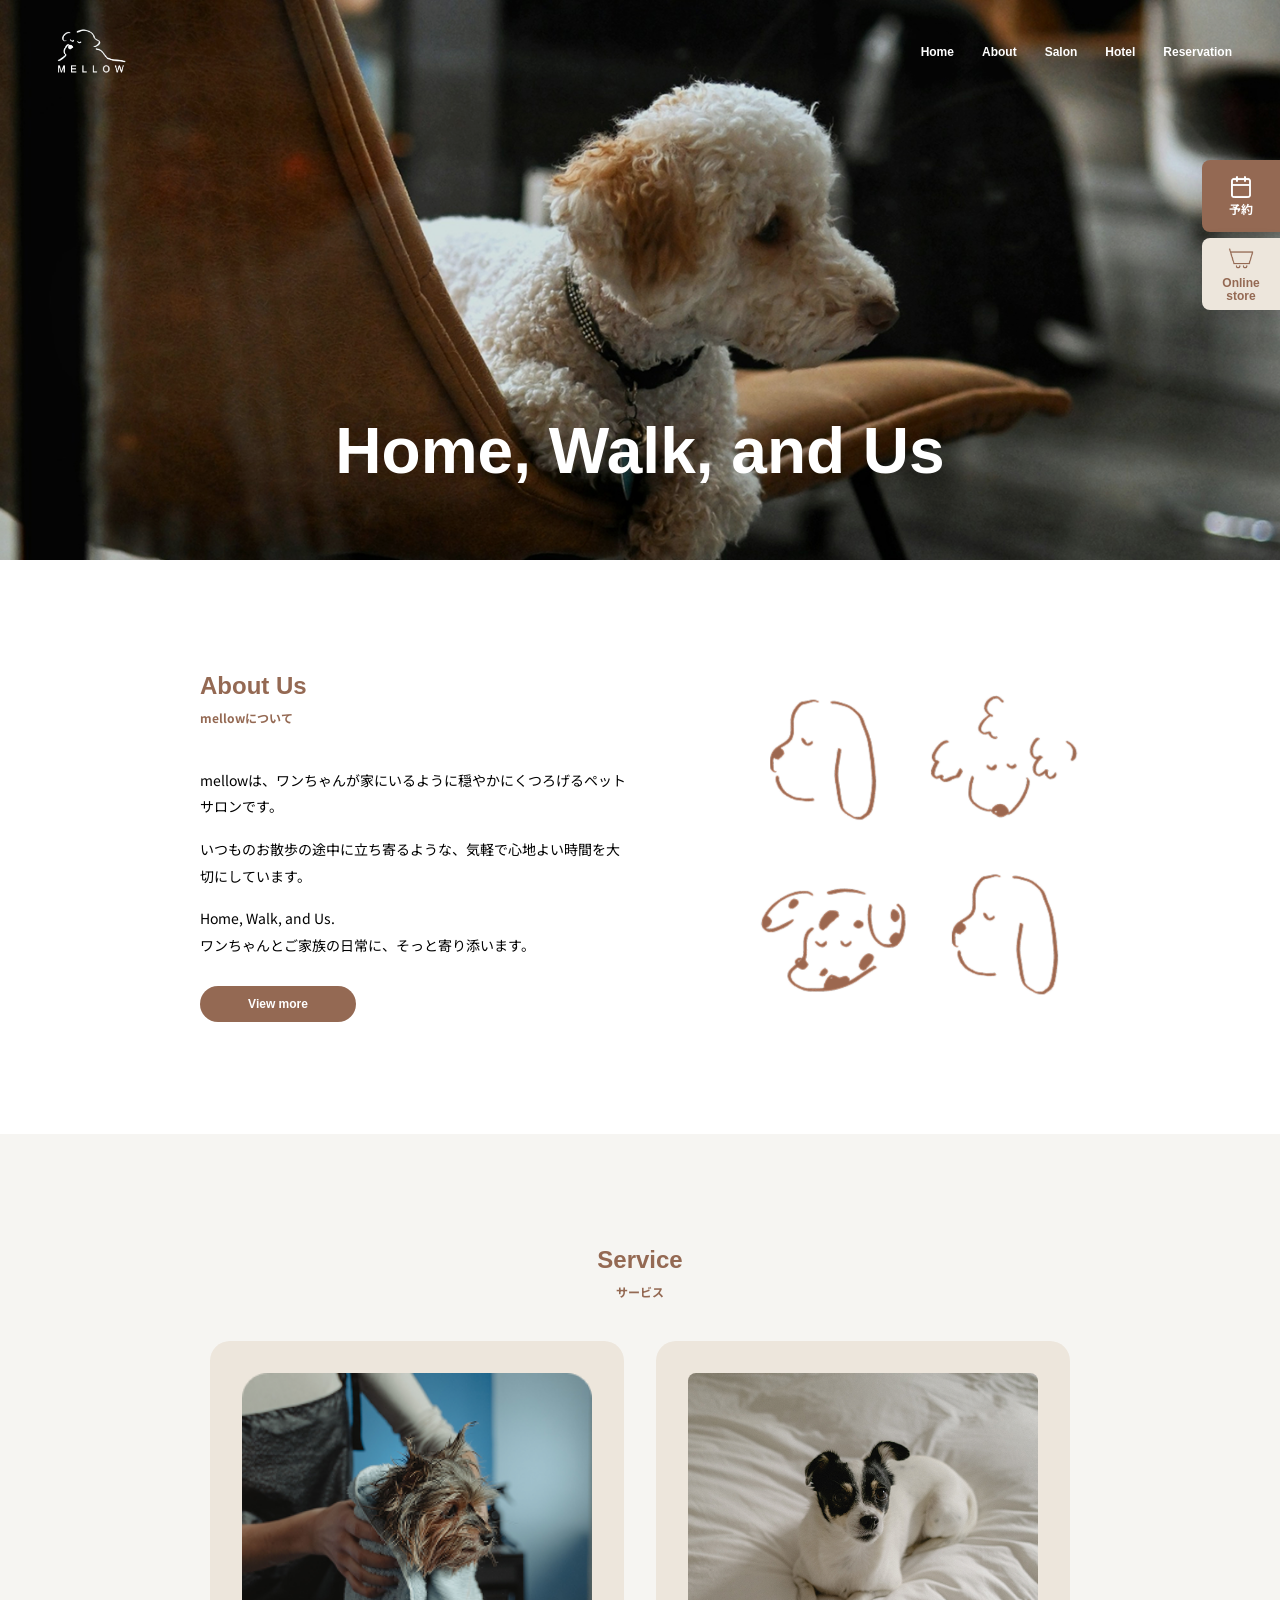
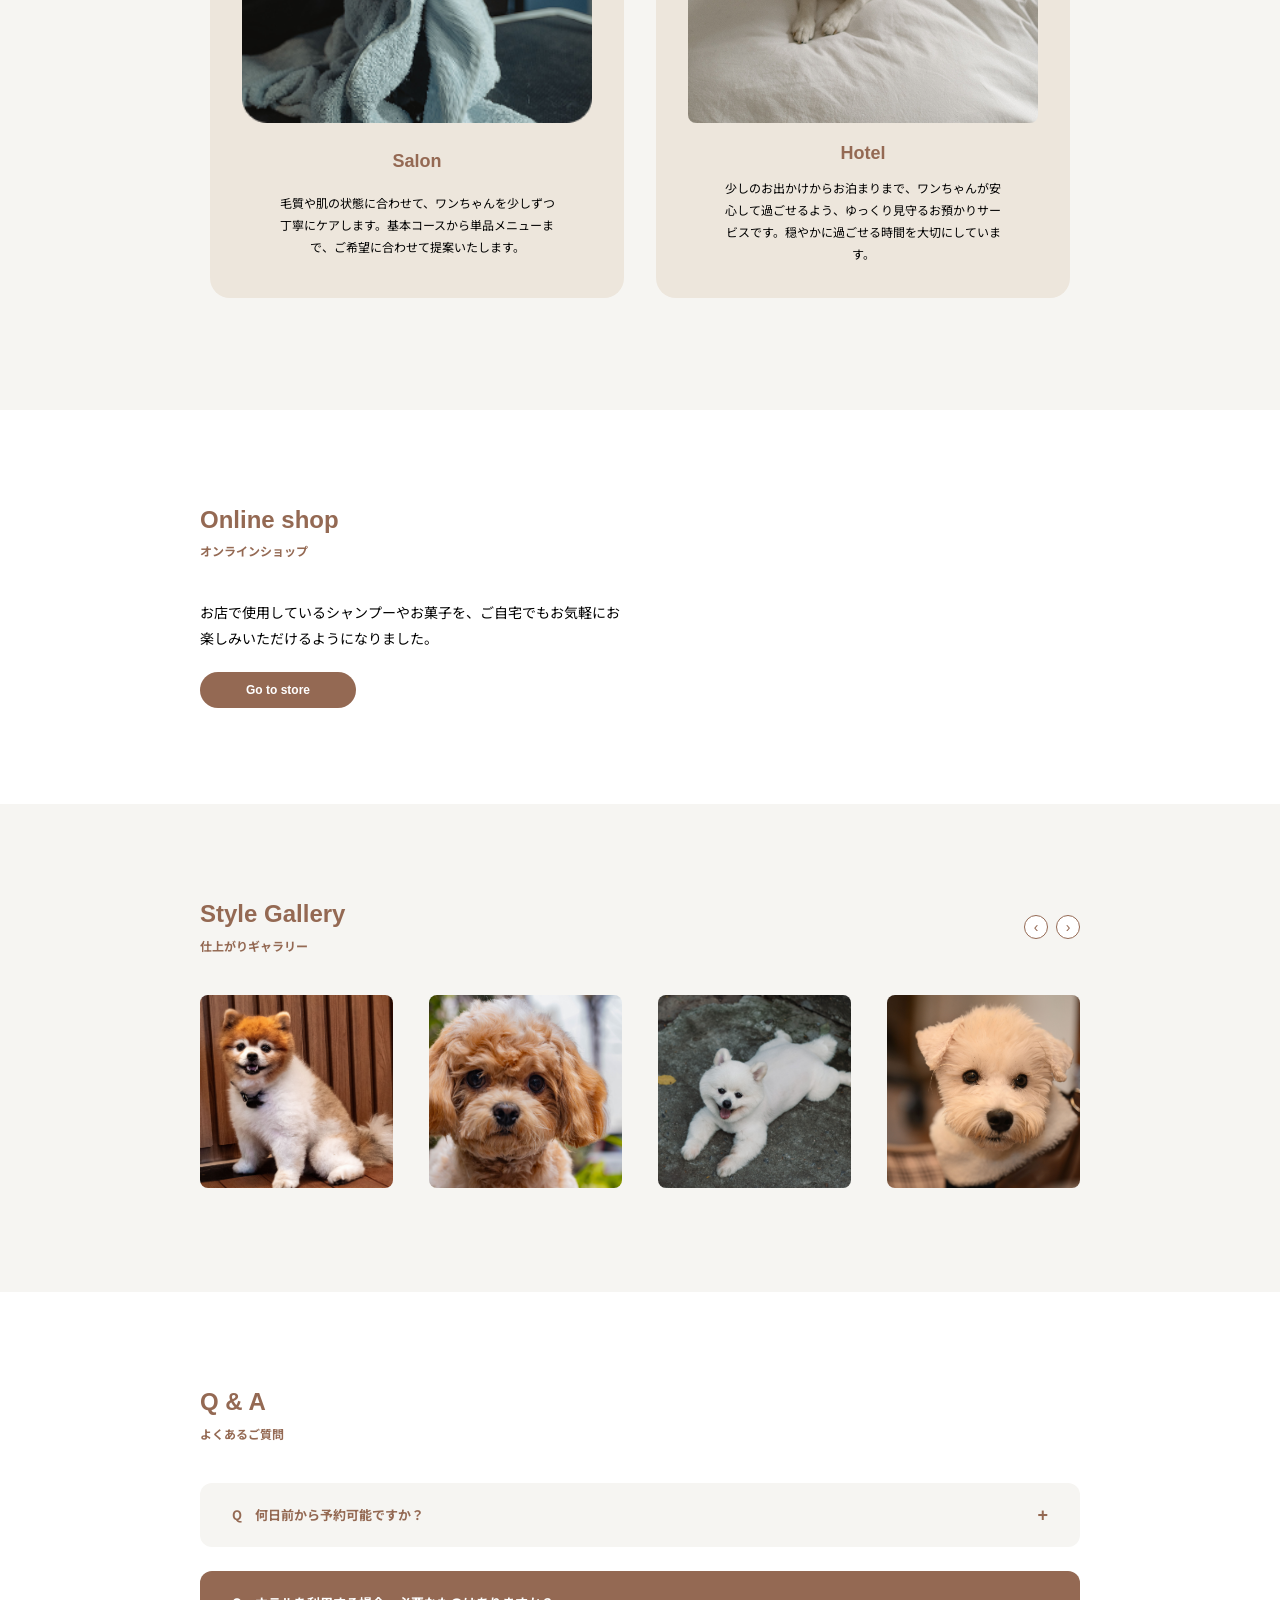
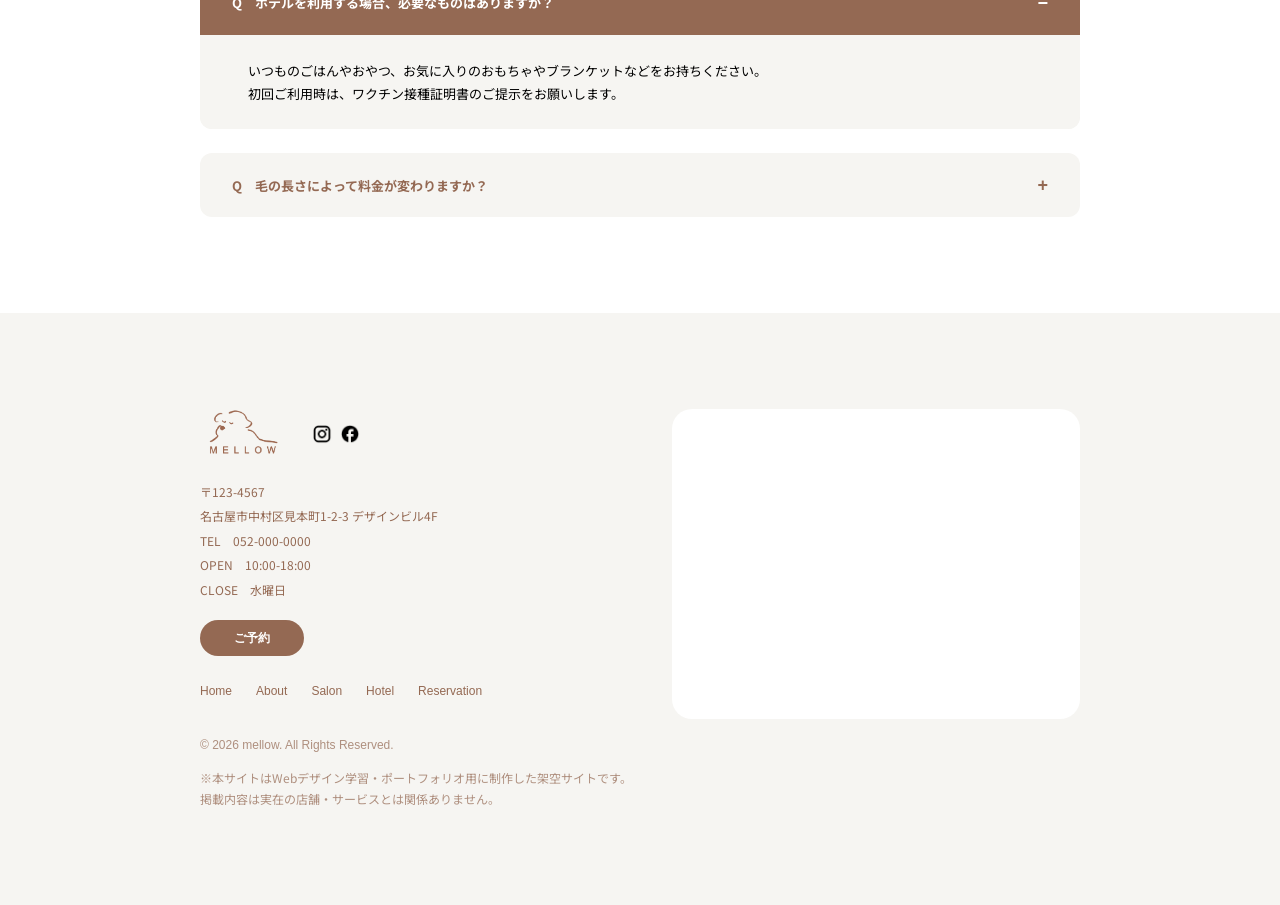
<file: index.html>
<!DOCTYPE html>
<html lang="ja">
  <head>
    <meta charset="UTF-8">
    <meta name="viewport" content="width=device-width, initial-scale=1.0">
    <link rel="icon" type="image/png" sizes="64x64" href="assets/images/common/favicon.png">
    <meta name="description" content="トリミングとペットホテルのサービスを提供するmellow。コースやご利用の流れ、ご予約方法をご案内します。">
    <meta property="og:type" content="website">
    <meta property="og:site_name" content="mellow">
    <meta property="og:locale" content="ja_JP">
    <meta property="og:title" content="mellow｜ペットサロン・ペットホテル">
    <meta property="og:description" content="トリミングとペットホテルのサービスを提供するmellow。コースやご利用の流れ、ご予約方法をご案内します。">
    <meta property="og:url" content="https://coconattsu0723.github.io/mellow/">
    <meta property="og:image" content="https://coconattsu0723.github.io/mellow/assets/images/common/ogp.jpg">
    <meta property="og:image:width" content="1200">
    <meta property="og:image:height" content="630">
    <meta name="twitter:card" content="summary_large_image">
    <title>mellow | Pet Salon</title>
    <link rel="preconnect" href="https://fonts.googleapis.com">
    <link rel="preconnect" href="https://fonts.gstatic.com" crossorigin>
    <link href="https://fonts.googleapis.com/css2?family=Noto+Sans+JP:wght@400;500;700;900&display=swap" rel="stylesheet">
    <link rel="stylesheet" href="assets/css/style.css">
  </head>
  <body>
    <header class="site-header" aria-label="サイトヘッダー">
      <a class="site-header__logo-link" href="index.html" aria-label="mellow トップページ">
        <img class="site-header__logo" src="assets/images/common/mellow_logo_v2.png" alt="mellow">
      </a>

      <nav class="site-header__nav" aria-label="メインナビゲーション">
        <a href="index.html">Home</a>
        <a href="about.html">About</a>
        <a href="salon.html">Salon</a>
        <a href="hotel.html">Hotel</a>
        <a href="reservation.html">Reservation</a>
      </nav>

      <button class="hamburger-button" type="button" aria-label="メニューを開く" aria-controls="sp-menu" aria-expanded="false">
        <span class="hamburger-button__line"></span>
        <span class="hamburger-button__line"></span>
        <span class="hamburger-button__line"></span>
      </button>
    </header>

    <div class="sp-menu" id="sp-menu" aria-hidden="true">
      <div class="sp-menu__inner">
        <div class="sp-menu__header">
          <a href="index.html" aria-label="mellow トップページ">
            <img class="sp-menu__logo" src="assets/images/common/mellow_logo_brawn_v2.png" alt="mellow">
          </a>
          <button class="sp-menu__close" type="button" aria-label="メニューを閉じる">×</button>
        </div>
        <nav class="sp-menu__nav" aria-label="スマートフォンナビゲーション">
          <a href="index.html">Home</a>
          <a href="about.html">About</a>
          <a href="salon.html">Salon</a>
          <a href="hotel.html">Hotel</a>
          <a class="sp-menu__reservation" href="reservation.html">Reservation</a>
        </nav>
      </div>
    </div>

    <main>
      <section class="hero hero--top" aria-label="mellow">
        <h1 class="hero__title">Home, Walk, and Us</h1>
      </section>

      <section class="section section--about" id="about">
        <div class="section__inner about-top">
          <div class="section-title">
            <p class="section-title__en">About Us</p>
            <h2 class="section-title__jp">mellowについて</h2>
          </div>
          <div class="about-top__content">
            <div class="about-top__text">
              <p>mellowは、ワンちゃんが家にいるように穏やかにくつろげるペットサロンです。</p>
              <p>いつものお散歩の途中に立ち寄るような、気軽で心地よい時間を大切にしています。</p>
              <p>Home, Walk, and Us.<br>ワンちゃんとご家族の日常に、そっと寄り添います。</p>
              <a class="button button--small" href="about.html">View more</a>
            </div>
            <picture class="about-top__picture">
              <source media="(min-width: 48em)" srcset="assets/images/pc/top/top_about_us_v2.png">
              <img class="about-top__image" src="assets/images/sp/top/top_about_us_v2.png" alt="">
            </picture>
          </div>
        </div>
      </section>

      <section class="section section--service" id="service">
        <div class="section__inner">
          <div class="section-title section-title--center">
            <p class="section-title__en">Service</p>
            <h2 class="section-title__jp">サービス</h2>
          </div>
          <div class="service-list">
            <a class="service-card" href="salon.html">
              <picture class="service-card__picture">
                <source media="(min-width: 48em)" srcset="assets/images/pc/top/gallery.png">
                <img class="service-card__image" src="assets/images/sp/top/gallery.png" alt="">
              </picture>
              <h3 class="service-card__title">Salon</h3>
              <p class="service-card__text">毛質や肌の状態に合わせて、ワンちゃんを少しずつ丁寧にケアします。基本コースから単品メニューまで、ご希望に合わせて提案いたします。</p>
            </a>
            <a class="service-card" href="hotel.html">
              <picture class="service-card__picture">
                <source media="(min-width: 48em)" srcset="assets/images/pc/top/service_hotel.png">
                <img class="service-card__image" src="assets/images/sp/top/service_hotel.png" alt="">
              </picture>
              <h3 class="service-card__title">Hotel</h3>
              <p class="service-card__text">少しのお出かけからお泊まりまで、ワンちゃんが安心して過ごせるよう、ゆっくり見守るお預かりサービスです。穏やかに過ごせる時間を大切にしています。</p>
            </a>
          </div>
        </div>
      </section>

      <section class="section section--shop" id="shop">
        <div class="section__inner">
          <div class="section-title">
            <p class="section-title__en">Online shop</p>
            <h2 class="section-title__jp">オンラインショップ</h2>
          </div>
          <p class="shop-text">お店で使用しているシャンプーやお菓子を、ご自宅でもお気軽にお楽しみいただけるようになりました。</p>
          <a class="button" href="#">Go to store</a>
        </div>
      </section>

      <section class="section section--gallery" id="gallery">
        <div class="section__inner">
          <div class="gallery-heading">
            <div class="section-title">
              <p class="section-title__en">Style Gallery</p>
              <h2 class="section-title__jp">仕上がりギャラリー</h2>
            </div>
            <div class="gallery-controls" aria-label="ギャラリー操作">
              <button class="gallery-control" type="button" data-gallery-prev aria-label="前の写真を表示">‹</button>
              <button class="gallery-control" type="button" data-gallery-next aria-label="次の写真を表示">›</button>
            </div>
          </div>
          <div class="gallery-list" aria-label="仕上がりギャラリー" data-gallery-slider>
            <picture class="gallery-item">
              <source media="(min-width: 48em)" srcset="assets/images/pc/top/gallery_01.jpg">
              <img src="assets/images/sp/top/gallery_01.jpg" alt="トリミング後のワンちゃん">
            </picture>
            <picture class="gallery-item">
              <source media="(min-width: 48em)" srcset="assets/images/pc/top/gallery_02.jpg">
              <img src="assets/images/sp/top/gallery_02.jpg" alt="ふんわり仕上がったワンちゃん">
            </picture>
            <picture class="gallery-item">
              <source media="(min-width: 48em)" srcset="assets/images/pc/top/gallery_03.jpg">
              <img src="assets/images/sp/top/gallery_03.jpg" alt="サロンで過ごすワンちゃん">
            </picture>
            <picture class="gallery-item">
              <source media="(min-width: 48em)" srcset="assets/images/pc/top/gallery_04.jpg">
              <img src="assets/images/sp/top/gallery_04.jpg" alt="お手入れ後のワンちゃん">
            </picture>
          </div>
        </div>
      </section>

      <section class="section section--qa" id="qa">
        <div class="section__inner">
          <div class="section-title">
            <p class="section-title__en">Q &amp; A</p>
            <h2 class="section-title__jp">よくあるご質問</h2>
          </div>
          <div class="qa-list">
            <div class="qa-item">
              <button class="qa-item__question" type="button" aria-expanded="false">
                <span>Q　何日前から予約可能ですか？</span>
                <span class="qa-item__icon">+</span>
              </button>
              <div class="qa-item__answer" hidden>
                <p>ご予約はご希望日の1ヶ月前から承っております。土日祝日は混み合いやすいため、お早めのご予約をおすすめしています。</p>
              </div>
            </div>
            <div class="qa-item is-open">
              <button class="qa-item__question" type="button" aria-expanded="true">
                <span>Q　ホテルを利用する場合、必要なものはありますか？</span>
                <span class="qa-item__icon">−</span>
              </button>
              <div class="qa-item__answer">
                <p>いつものごはんやおやつ、お気に入りのおもちゃやブランケットなどをお持ちください。<br>初回ご利用時は、ワクチン接種証明書のご提示をお願いします。</p>
              </div>
            </div>
            <div class="qa-item">
              <button class="qa-item__question" type="button" aria-expanded="false">
                <span>Q　毛の長さによって料金が変わりますか？</span>
                <span class="qa-item__icon">+</span>
              </button>
              <div class="qa-item__answer" hidden>
                <p>毛の長さや毛量、もつれの状態によって、追加料金をいただく場合がございます。ご来店時にワンちゃんの状態を確認し、事前にご案内いたします。</p>
              </div>
            </div>
          </div>
        </div>
      </section>
    </main>

    <footer class="site-footer">
      <div class="site-footer__inner">
        <div class="site-footer__brand-row">
          <img class="site-footer__logo" src="assets/images/common/mellow_logo_brawn_v2.png" alt="mellow">
          <div class="site-footer__sns">
            <a href="#" aria-label="Instagram">
              <img src="assets/images/common/instagram.png" alt="">
            </a>
            <a href="#" aria-label="Facebook">
              <img src="assets/images/common/facebook.png" alt="">
            </a>
          </div>
        </div>

        <address class="site-footer__info">
          <span>〒123-4567</span>
          <span>名古屋市中村区見本町1-2-3 デザインビル4F</span>
          <span>TEL　052-000-0000</span>
          <span>OPEN　10:00-18:00</span>
          <span>CLOSE　水曜日</span>
        </address>

        <div class="site-footer__map" aria-label="店舗周辺地図">
          <iframe
            title="mellow map"
            src="https://www.google.com/maps/embed?pb=!1m18!1m12!1m3!1d3261.4267414097812!2d136.87934821744383!3d35.17091500000001!2m3!1f0!2f0!3f0!3m2!1i1024!2i768!4f13.1!3m3!1m2!1s0x600376e794d78b89%3A0x81f7204bf8261663!2z5ZCN5Y-k5bGL6aeF!5e0!3m2!1sja!2sjp!4v1783359905676!5m2!1sja!2sjp"
            width="600"
            height="450"
            style="border:0;"
            allowfullscreen=""
            loading="lazy"
            referrerpolicy="strict-origin-when-cross-origin"
          ></iframe>
        </div>

        <a class="button site-footer__reservation" href="reservation.html">ご予約</a>

        <nav class="site-footer__nav" aria-label="フッターナビゲーション">
          <a href="index.html">Home</a>
          <a href="about.html">About</a>
          <a href="salon.html">Salon</a>
          <a href="hotel.html">Hotel</a>
          <a href="reservation.html">Reservation</a>
        </nav>

        <p class="site-footer__copyright">© 2026 mellow. All Rights Reserved.</p>
        <p class="site-footer__notice">
          ※本サイトはWebデザイン学習・ポートフォリオ用に制作した架空サイトです。<br>
          掲載内容は実在の店舗・サービスとは関係ありません。
        </p>
      </div>
    </footer>

    <a class="fixed-cta" href="reservation.html" aria-label="ご予約ページへ">
      <img class="fixed-cta__icon" src="assets/images/common/fixed-cta-calendar-icon.png" alt="" aria-hidden="true">
      <span>予約</span>
    </a>

    <a class="fixed-online-store" href="#" aria-label="Online storeへ">
      <img class="fixed-online-store__icon" src="assets/images/common/onlinestore_logo.png" alt="" aria-hidden="true">
      <span>Online<br>store</span>
    </a>

    <script src="assets/js/main.js"></script>
  </body>
</html>
</file>
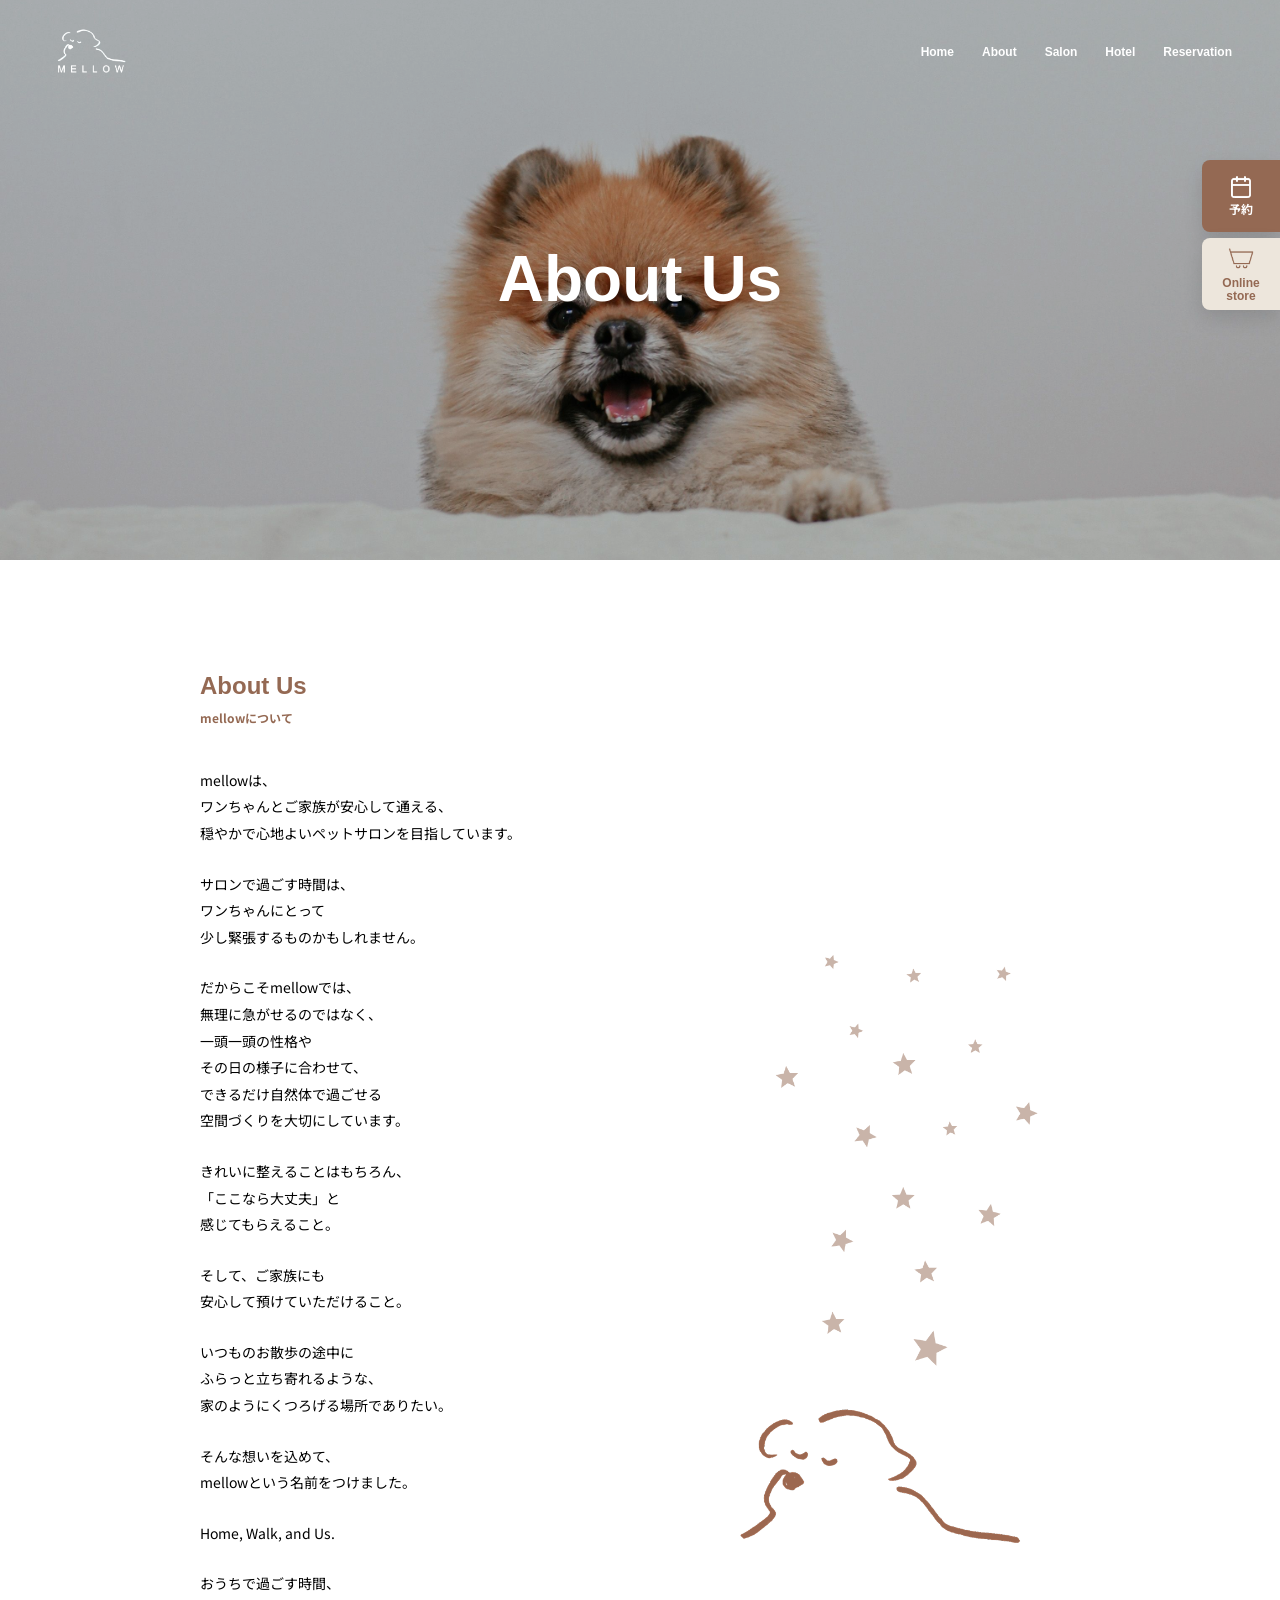
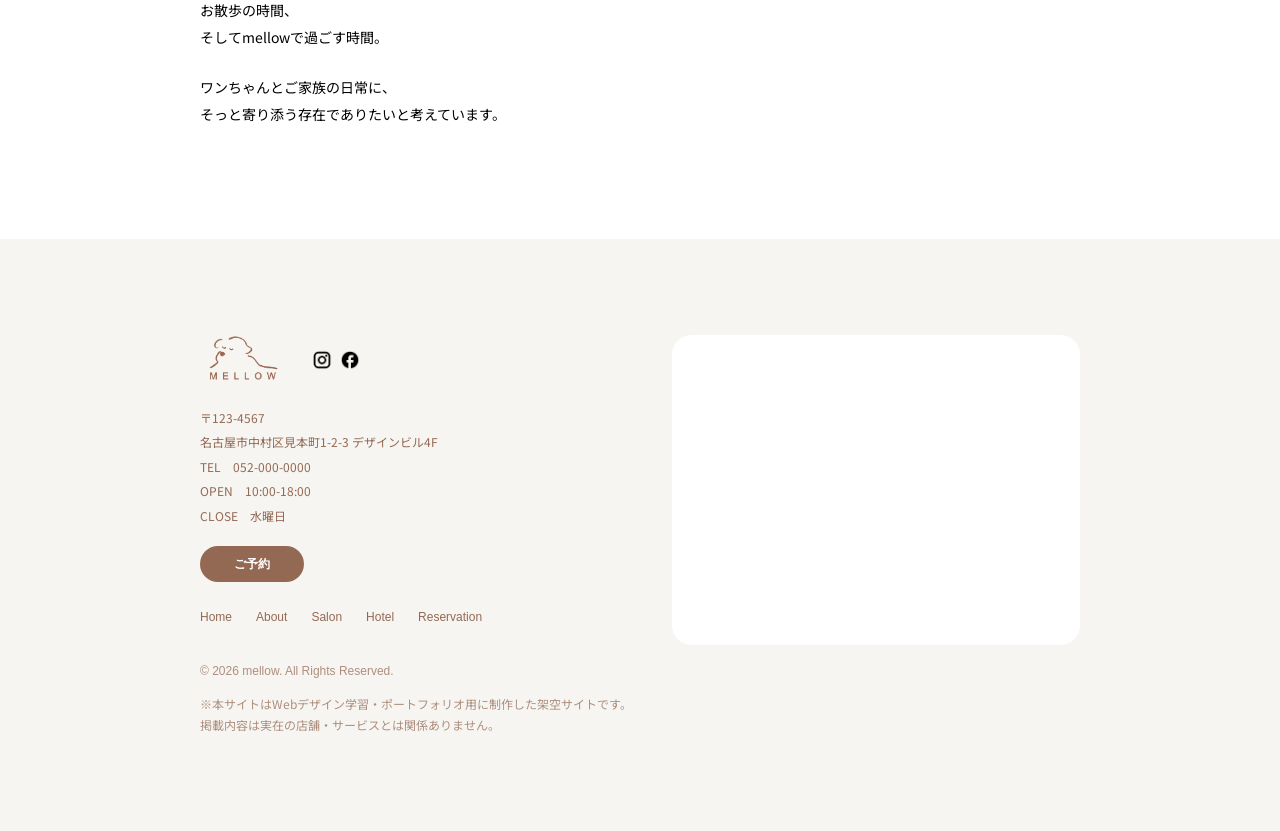
<file: about.html>
<!DOCTYPE html>
<html lang="ja">
  <head>
    <meta charset="UTF-8">
    <meta name="viewport" content="width=device-width, initial-scale=1.0">
    <link rel="icon" type="image/png" sizes="64x64" href="assets/images/common/favicon.png">
    <meta name="description" content="ペットサロン・ペットホテル mellowのコンセプトをご紹介します。">
    <meta property="og:type" content="website">
    <meta property="og:site_name" content="mellow">
    <meta property="og:locale" content="ja_JP">
    <meta property="og:title" content="mellowについて｜mellow">
    <meta property="og:description" content="ペットサロン・ペットホテル mellowのコンセプトをご紹介します。">
    <meta property="og:url" content="https://coconattsu0723.github.io/mellow/about.html">
    <meta property="og:image" content="https://coconattsu0723.github.io/mellow/assets/images/common/ogp.jpg">
    <meta property="og:image:width" content="1200">
    <meta property="og:image:height" content="630">
    <meta name="twitter:card" content="summary_large_image">
    <title>About | mellow Pet Salon</title>
    <link rel="preconnect" href="https://fonts.googleapis.com">
    <link rel="preconnect" href="https://fonts.gstatic.com" crossorigin>
    <link href="https://fonts.googleapis.com/css2?family=Noto+Sans+JP:wght@400;500;700;900&display=swap" rel="stylesheet">
    <link rel="stylesheet" href="assets/css/style.css">
  </head>
  <body>
    <header class="site-header" aria-label="サイトヘッダー">
      <a class="site-header__logo-link" href="index.html" aria-label="mellow トップページ">
        <img class="site-header__logo" src="assets/images/common/mellow_logo_v2.png" alt="mellow">
      </a>

      <nav class="site-header__nav" aria-label="メインナビゲーション">
        <a href="index.html">Home</a>
        <a href="about.html">About</a>
        <a href="salon.html">Salon</a>
        <a href="hotel.html">Hotel</a>
        <a href="reservation.html">Reservation</a>
      </nav>

      <button class="hamburger-button" type="button" aria-label="メニューを開く" aria-controls="sp-menu" aria-expanded="false">
        <span class="hamburger-button__line"></span>
        <span class="hamburger-button__line"></span>
        <span class="hamburger-button__line"></span>
      </button>
    </header>

    <div class="sp-menu" id="sp-menu" aria-hidden="true">
      <div class="sp-menu__inner">
        <div class="sp-menu__header">
          <a href="index.html" aria-label="mellow トップページ">
            <img class="sp-menu__logo" src="assets/images/common/mellow_logo_brawn_v2.png" alt="mellow">
          </a>
          <button class="sp-menu__close" type="button" aria-label="メニューを閉じる">×</button>
        </div>
        <nav class="sp-menu__nav" aria-label="スマートフォンナビゲーション">
          <a href="index.html">Home</a>
          <a href="about.html">About</a>
          <a href="salon.html">Salon</a>
          <a href="hotel.html">Hotel</a>
          <a class="sp-menu__reservation" href="reservation.html">Reservation</a>
        </nav>
      </div>
    </div>

    <main>
      <section class="hero hero--page hero--about" aria-label="About Us">
        <h1 class="hero__title">About Us</h1>
      </section>

      <section class="section section--about-page" aria-labelledby="about-title">
        <div class="section__inner about-page">
          <div class="section-title">
            <p class="section-title__en">About Us</p>
            <h2 class="section-title__jp" id="about-title">mellowについて</h2>
          </div>

          <div class="about-page__layout">
            <div class="about-page__text">
              <p>mellowは、<br>ワンちゃんとご家族が安心して通える、<br>穏やかで心地よいペットサロンを目指しています。</p>
              <p>サロンで過ごす時間は、<br>ワンちゃんにとって<br>少し緊張するものかもしれません。</p>
              <p>だからこそmellowでは、<br>無理に急がせるのではなく、<br>一頭一頭の性格や<br>その日の様子に合わせて、<br>できるだけ自然体で過ごせる<br>空間づくりを大切にしています。</p>
              <p>きれいに整えることはもちろん、<br>「ここなら大丈夫」と<br>感じてもらえること。</p>
              <p>そして、ご家族にも<br>安心して預けていただけること。</p>
              <p>いつものお散歩の途中に<br>ふらっと立ち寄れるような、<br>家のようにくつろげる場所でありたい。</p>
              <p>そんな想いを込めて、<br>mellowという名前をつけました。</p>
              <p>Home, Walk, and Us.</p>
              <p>おうちで過ごす時間、<br>お散歩の時間、<br>そしてmellowで過ごす時間。</p>
              <p>ワンちゃんとご家族の日常に、<br>そっと寄り添う存在でありたいと考えています。</p>
            </div>

            <picture class="about-page__picture">
              <source media="(min-width: 48em)" srcset="assets/images/pc/about/AboutUs_illust_pc.png">
              <img class="about-page__image" src="assets/images/sp/about/AboutUs_illust_sp.png" alt="">
            </picture>
          </div>
        </div>
      </section>
    </main>

    <footer class="site-footer">
      <div class="site-footer__inner">
        <div class="site-footer__brand-row">
          <img class="site-footer__logo" src="assets/images/common/mellow_logo_brawn_v2.png" alt="mellow">
          <div class="site-footer__sns">
            <a href="#" aria-label="Instagram">
              <img src="assets/images/common/instagram.png" alt="">
            </a>
            <a href="#" aria-label="Facebook">
              <img src="assets/images/common/facebook.png" alt="">
            </a>
          </div>
        </div>

        <address class="site-footer__info">
          <span>〒123-4567</span>
          <span>名古屋市中村区見本町1-2-3 デザインビル4F</span>
          <span>TEL　052-000-0000</span>
          <span>OPEN　10:00-18:00</span>
          <span>CLOSE　水曜日</span>
        </address>

        <div class="site-footer__map" aria-label="店舗周辺地図">
          <iframe
            title="mellow map"
            src="https://www.google.com/maps/embed?pb=!1m18!1m12!1m3!1d3261.4267414097812!2d136.87934821744383!3d35.17091500000001!2m3!1f0!2f0!3f0!3m2!1i1024!2i768!4f13.1!3m3!1m2!1s0x600376e794d78b89%3A0x81f7204bf8261663!2z5ZCN5Y-k5bGL6aeF!5e0!3m2!1sja!2sjp!4v1783359905676!5m2!1sja!2sjp"
            width="600"
            height="450"
            style="border:0;"
            allowfullscreen=""
            loading="lazy"
            referrerpolicy="strict-origin-when-cross-origin"
          ></iframe>
        </div>

        <a class="button site-footer__reservation" href="reservation.html">ご予約</a>

        <nav class="site-footer__nav" aria-label="フッターナビゲーション">
          <a href="index.html">Home</a>
          <a href="about.html">About</a>
          <a href="salon.html">Salon</a>
          <a href="hotel.html">Hotel</a>
          <a href="reservation.html">Reservation</a>
        </nav>

        <p class="site-footer__copyright">© 2026 mellow. All Rights Reserved.</p>
        <p class="site-footer__notice">
          ※本サイトはWebデザイン学習・ポートフォリオ用に制作した架空サイトです。<br>
          掲載内容は実在の店舗・サービスとは関係ありません。
        </p>
      </div>
    </footer>

    <a class="fixed-cta" href="reservation.html" aria-label="ご予約ページへ">
      <img class="fixed-cta__icon" src="assets/images/common/fixed-cta-calendar-icon.png" alt="" aria-hidden="true">
      <span>予約</span>
    </a>

    <a class="fixed-online-store" href="#" aria-label="Online storeへ">
      <img class="fixed-online-store__icon" src="assets/images/common/onlinestore_logo.png" alt="" aria-hidden="true">
      <span>Online<br>store</span>
    </a>

    <script src="assets/js/main.js"></script>
  </body>
</html>
</file>
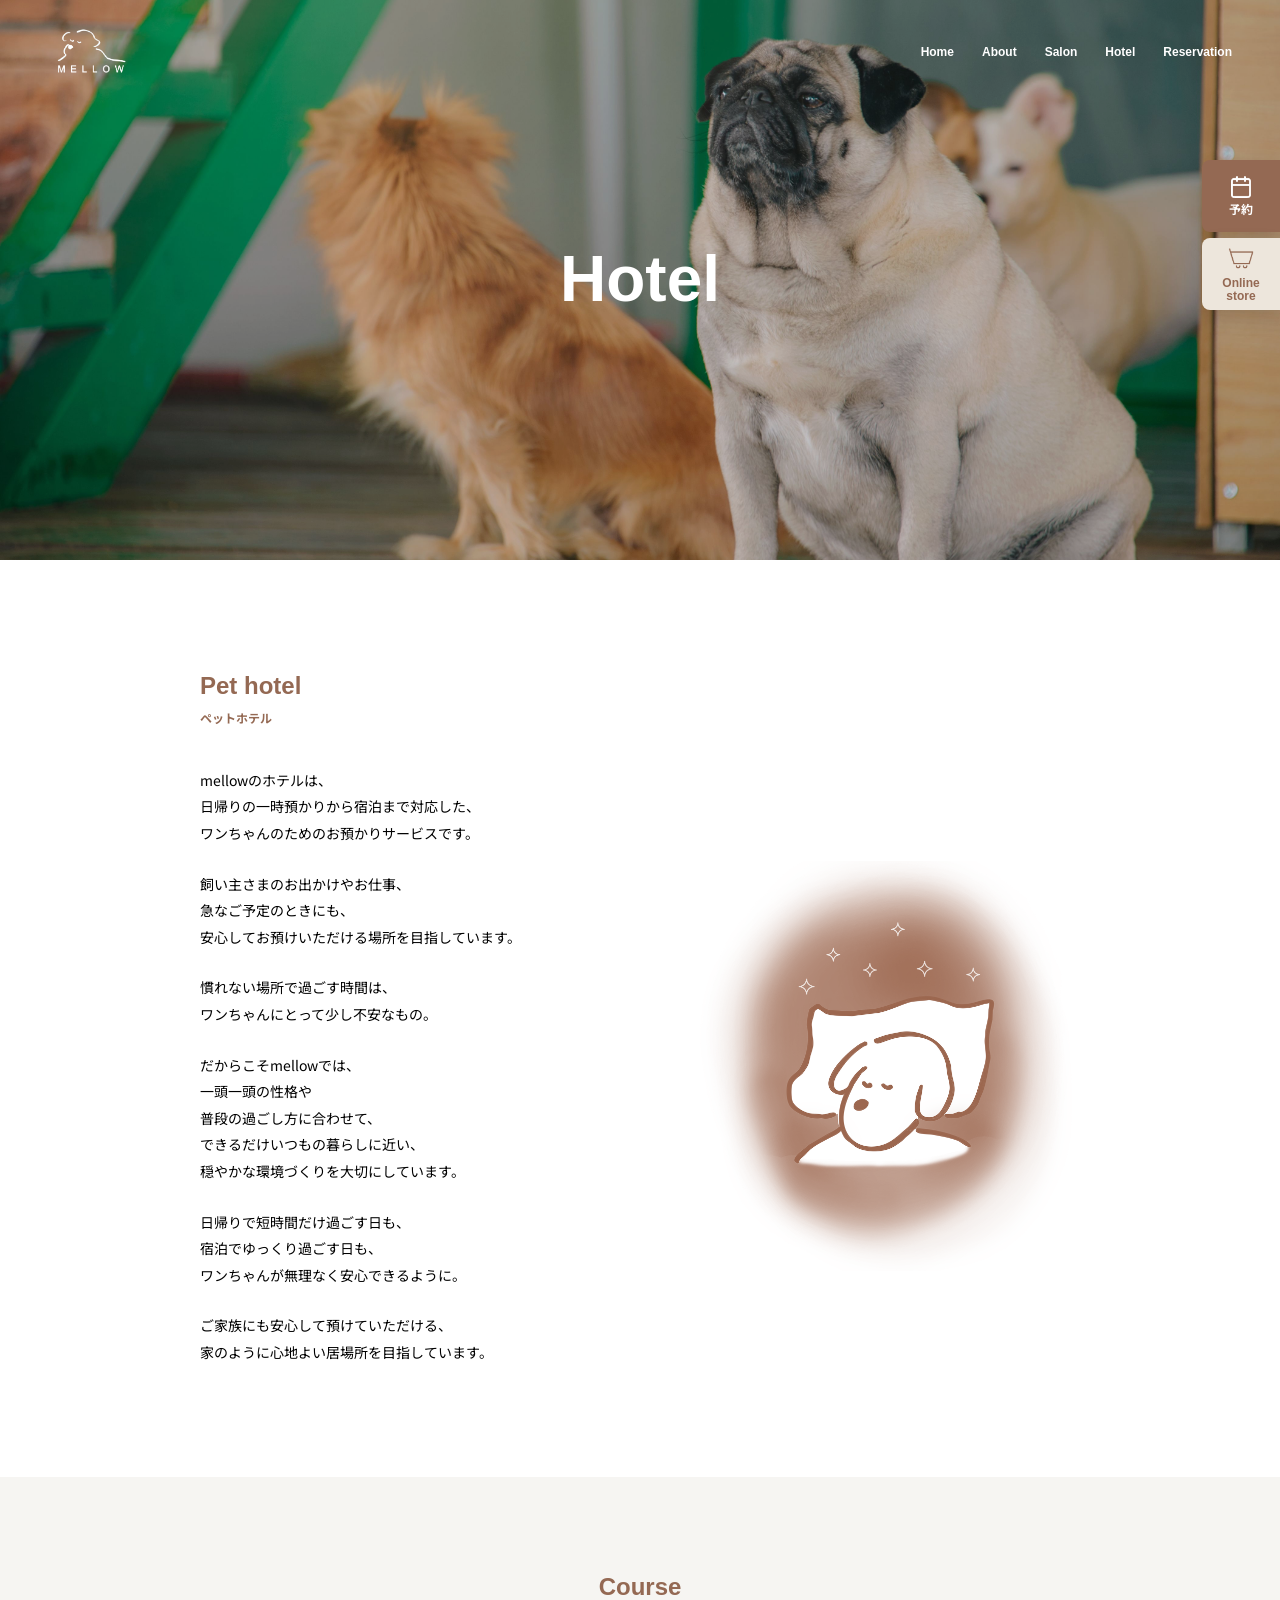
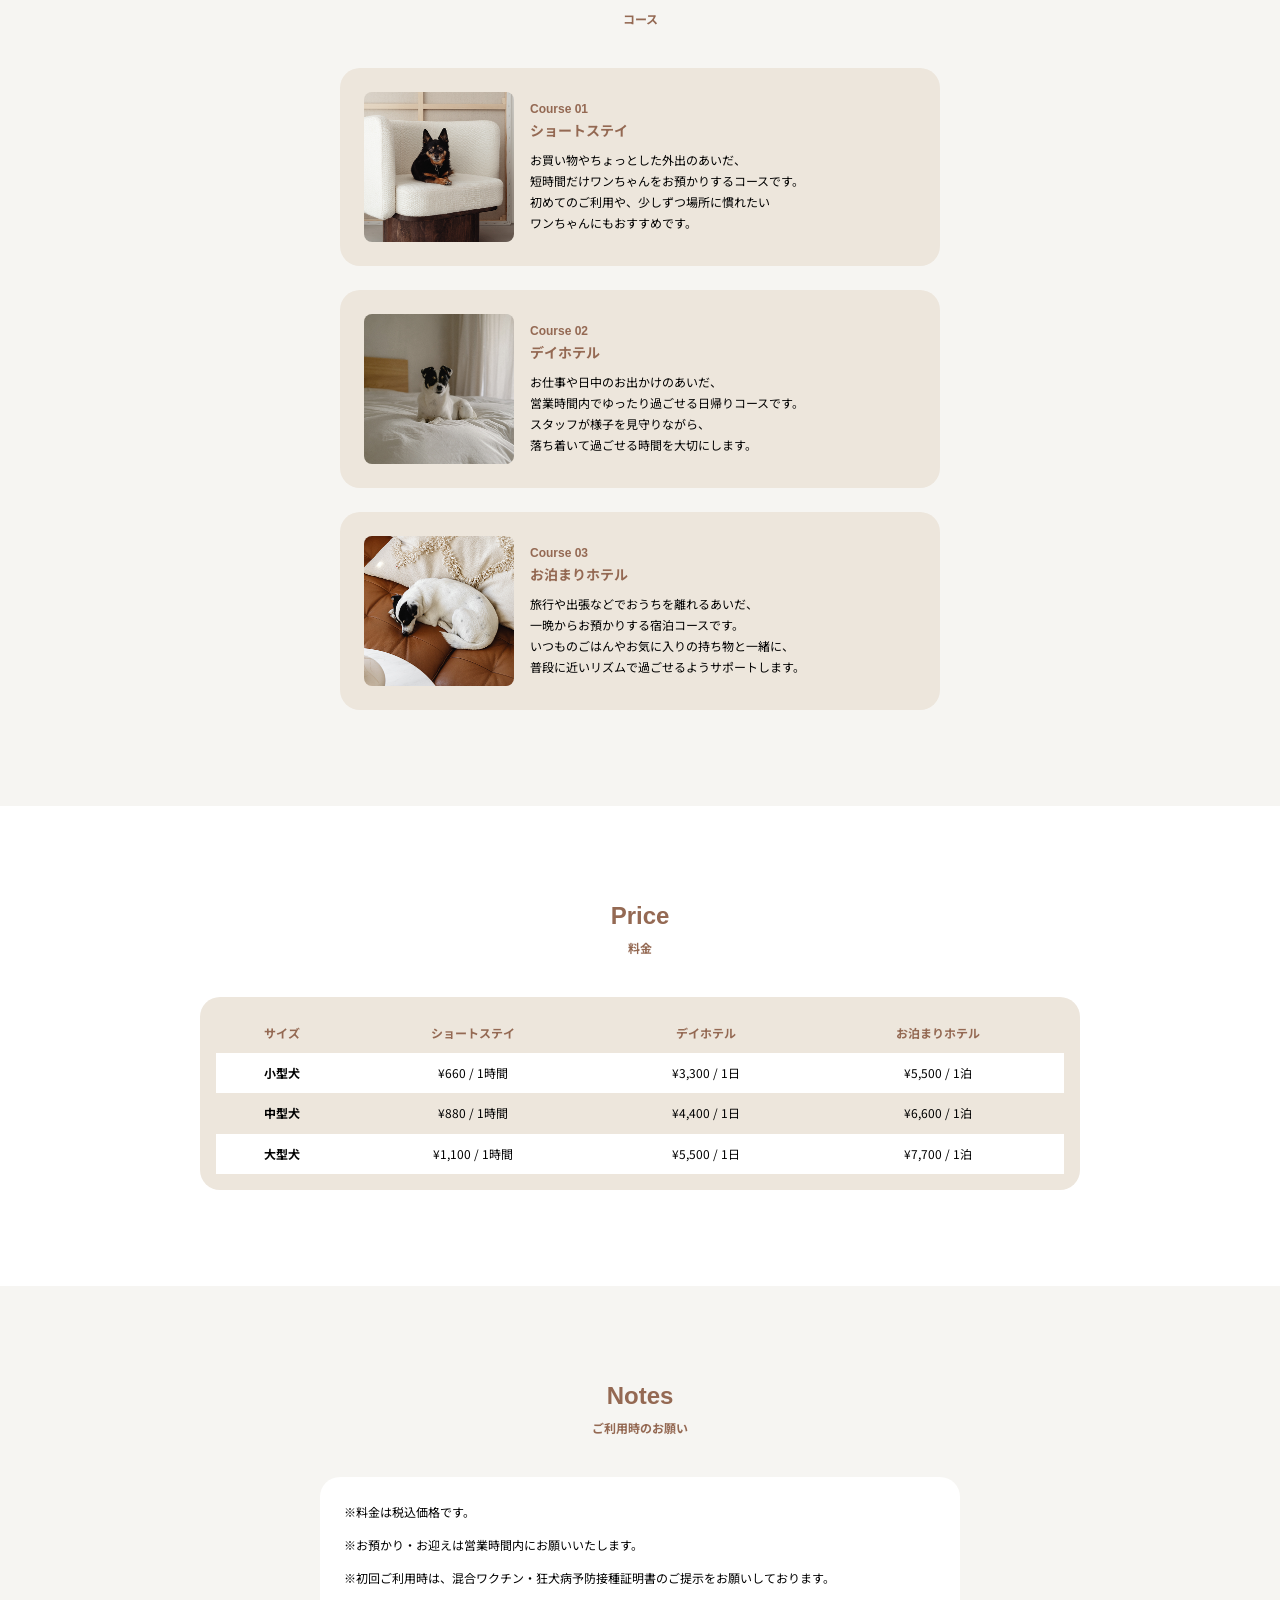
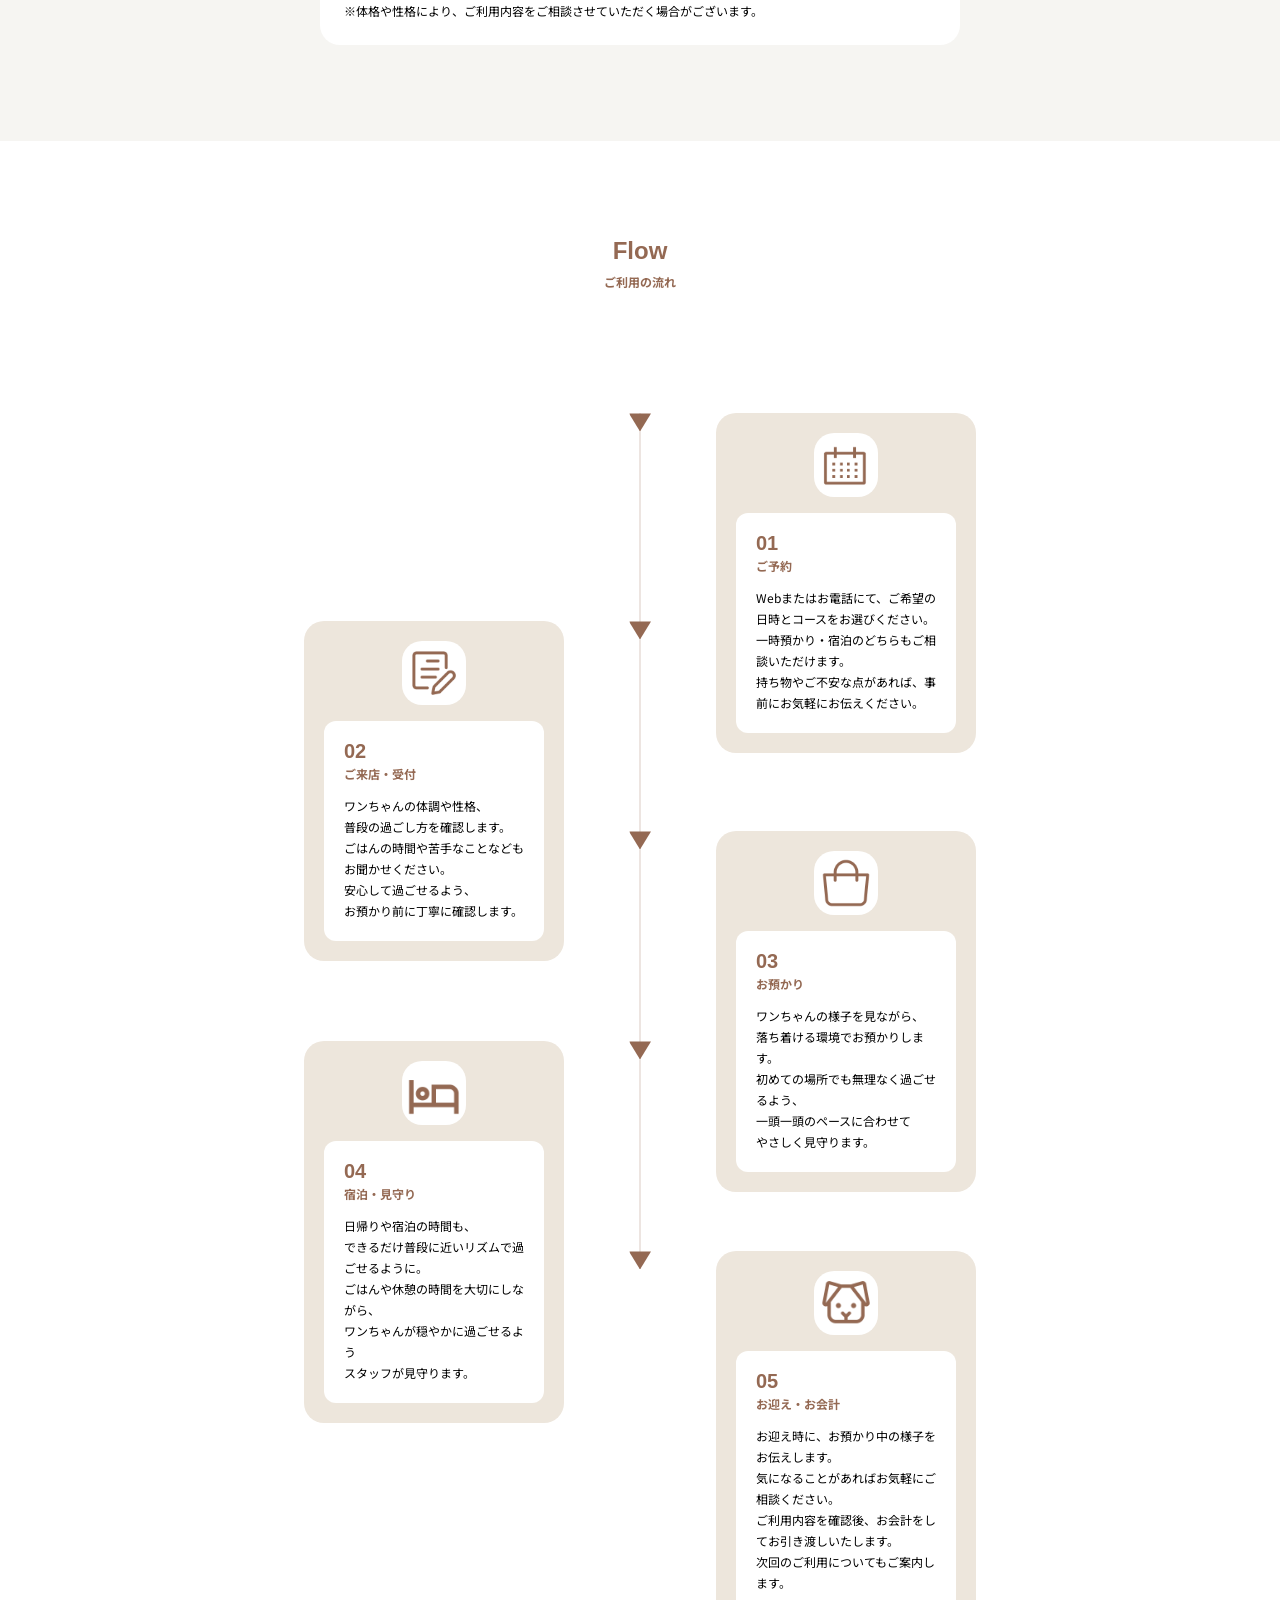
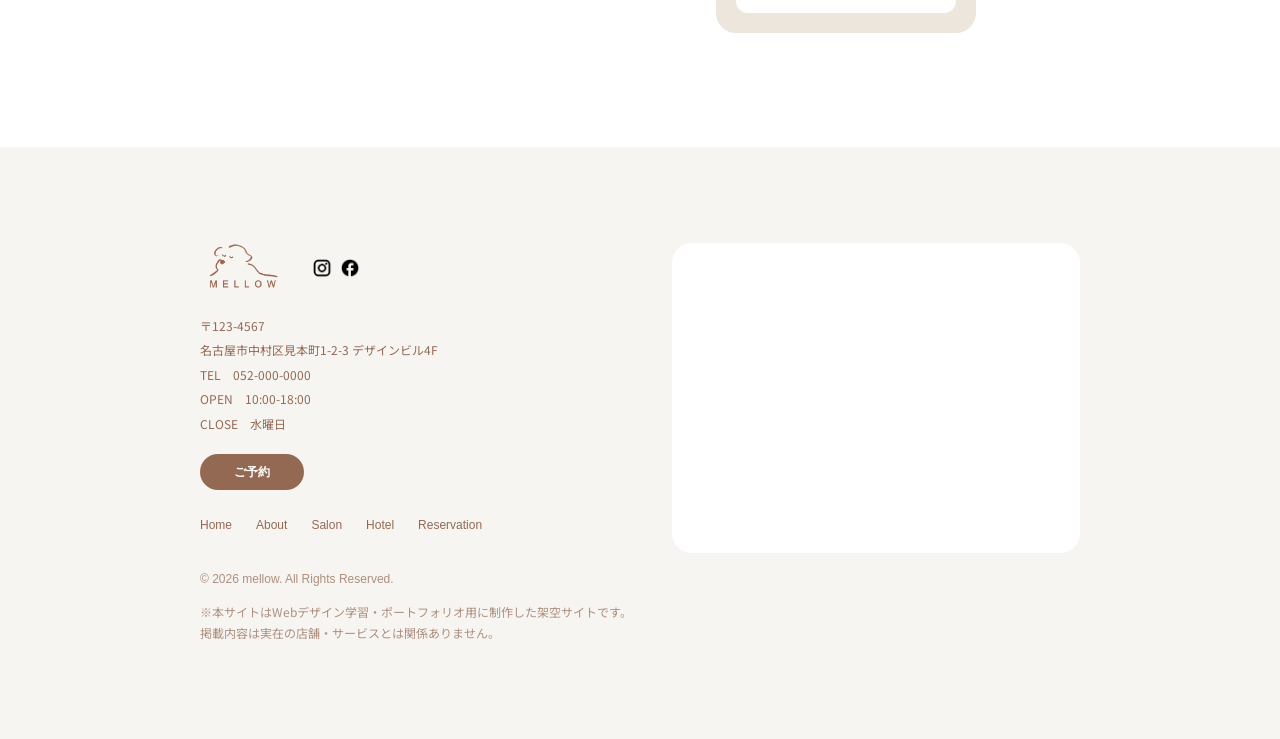
<file: hotel.html>
<!DOCTYPE html>
<html lang="ja">
<head>
  <meta charset="UTF-8">
  <meta name="viewport" content="width=device-width, initial-scale=1.0">
  <link rel="icon" type="image/png" sizes="64x64" href="assets/images/common/favicon.png">
  <meta name="description" content="mellowのペットホテルのコースとご利用の流れをご案内します。">
  <meta property="og:type" content="website">
  <meta property="og:site_name" content="mellow">
  <meta property="og:locale" content="ja_JP">
  <meta property="og:title" content="ペットホテル｜mellow">
  <meta property="og:description" content="mellowのペットホテルのコースとご利用の流れをご案内します。">
  <meta property="og:url" content="https://coconattsu0723.github.io/mellow/hotel.html">
  <meta property="og:image" content="https://coconattsu0723.github.io/mellow/assets/images/common/ogp.jpg">
  <meta property="og:image:width" content="1200">
  <meta property="og:image:height" content="630">
  <meta name="twitter:card" content="summary_large_image">
  <title>Hotel | mellow Pet Salon</title>
  <link rel="preconnect" href="https://fonts.googleapis.com">
  <link rel="preconnect" href="https://fonts.gstatic.com" crossorigin>
  <link href="https://fonts.googleapis.com/css2?family=Noto+Sans+JP:wght@400;500;700;900&display=swap" rel="stylesheet">
  <link rel="stylesheet" href="assets/css/style.css">
</head>
<body>
  <header class="site-header" aria-label="サイトヘッダー">
    <a class="site-header__logo-link" href="index.html" aria-label="mellow トップページ">
      <img class="site-header__logo" src="assets/images/common/mellow_logo_v2.png" alt="mellow">
    </a>
    <nav class="site-header__nav" aria-label="グローバルナビゲーション">
      <a href="index.html">Home</a>
      <a href="about.html">About</a>
      <a href="salon.html">Salon</a>
      <a href="hotel.html">Hotel</a>
      <a href="reservation.html">Reservation</a>
    </nav>
    <button class="hamburger-button" type="button" aria-label="メニューを開く" aria-controls="sp-menu" aria-expanded="false">
      <span class="hamburger-button__line"></span>
      <span class="hamburger-button__line"></span>
      <span class="hamburger-button__line"></span>
    </button>
  </header>

  <div class="sp-menu" id="sp-menu" aria-hidden="true">
    <div class="sp-menu__inner">
      <div class="sp-menu__header">
        <a href="index.html" aria-label="mellow トップページ">
          <img class="sp-menu__logo" src="assets/images/common/mellow_logo_brawn_v2.png" alt="mellow">
        </a>
        <button class="sp-menu__close" type="button" aria-label="メニューを閉じる">×</button>
      </div>
      <nav class="sp-menu__nav" aria-label="スマートフォンナビゲーション">
        <a href="index.html">Home</a>
        <a href="about.html">About</a>
        <a href="salon.html">Salon</a>
        <a href="hotel.html">Hotel</a>
        <a class="sp-menu__reservation" href="reservation.html">Reservation</a>
      </nav>
    </div>
  </div>

  <main>
    <section class="hero hero--page hero--hotel" aria-label="Hotel">
      <h1 class="hero__title">Hotel</h1>
    </section>

    <section class="section section--hotel-intro" aria-labelledby="hotel-intro-title">
      <div class="section__inner section__inner--comfortable">
        <div class="section-title">
          <p class="section-title__en">Pet hotel</p>
          <h2 class="section-title__jp" id="hotel-intro-title">ペットホテル</h2>
        </div>
        <div class="hotel-intro__layout">
          <div class="hotel-intro__text">
            <div class="hotel-intro__body">
              <p>mellowのホテルは、<br>日帰りの一時預かりから宿泊まで対応した、<br>ワンちゃんのためのお預かりサービスです。</p>
              <p>飼い主さまのお出かけやお仕事、<br>急なご予定のときにも、<br>安心してお預けいただける場所を目指しています。</p>
              <p>慣れない場所で過ごす時間は、<br>ワンちゃんにとって少し不安なもの。</p>
              <p>だからこそmellowでは、<br>一頭一頭の性格や<br>普段の過ごし方に合わせて、<br>できるだけいつもの暮らしに近い、<br>穏やかな環境づくりを大切にしています。</p>
              <p>日帰りで短時間だけ過ごす日も、<br>宿泊でゆっくり過ごす日も、<br>ワンちゃんが無理なく安心できるように。</p>
              <p>ご家族にも安心して預けていただける、<br>家のように心地よい居場所を目指しています。</p>
            </div>
          </div>
          <picture class="hotel-intro__picture">
            <source media="(min-width: 768px)" srcset="assets/images/pc/hotel/Hotel_illust.png">
            <img class="hotel-intro__image" src="assets/images/sp/hotel/Hotel_illust.png" alt="">
          </picture>
        </div>
      </div>
    </section>

    <section class="section section--course" aria-labelledby="hotel-course-title">
      <div class="section__inner">
        <div class="section-title">
          <p class="section-title__en" id="hotel-course-title">Course</p>
          <h2 class="section-title__jp">コース</h2>
        </div>
        <div class="course-list">
          <article class="course-card">
            <picture class="course-card__picture">
              <source media="(min-width: 768px)" srcset="assets/images/pc/hotel/Hotel_course01.png">
              <img class="course-card__image" src="assets/images/sp/hotel/Hotel_course01.png" alt="">
            </picture>
            <div class="course-card__body">
              <p class="course-card__number">Course 01</p>
              <h3 class="course-card__title">ショートステイ</h3>
              <p class="course-card__text">お買い物やちょっとした外出のあいだ、<br>短時間だけワンちゃんをお預かりするコースです。<br>初めてのご利用や、少しずつ場所に慣れたい<br>ワンちゃんにもおすすめです。</p>
            </div>
          </article>
          <article class="course-card">
            <picture class="course-card__picture">
              <source media="(min-width: 768px)" srcset="assets/images/pc/hotel/Hotel_course02.png">
              <img class="course-card__image" src="assets/images/sp/hotel/Hotel_course02.png" alt="">
            </picture>
            <div class="course-card__body">
              <p class="course-card__number">Course 02</p>
              <h3 class="course-card__title">デイホテル</h3>
              <p class="course-card__text">お仕事や日中のお出かけのあいだ、<br>営業時間内でゆったり過ごせる日帰りコースです。<br>スタッフが様子を見守りながら、<br>落ち着いて過ごせる時間を大切にします。</p>
            </div>
          </article>
          <article class="course-card">
            <picture class="course-card__picture">
              <source media="(min-width: 768px)" srcset="assets/images/pc/hotel/Hotel_course03.png">
              <img class="course-card__image" src="assets/images/sp/hotel/Hotel_course03.png" alt="">
            </picture>
            <div class="course-card__body">
              <p class="course-card__number">Course 03</p>
              <h3 class="course-card__title">お泊まりホテル</h3>
              <p class="course-card__text">旅行や出張などでおうちを離れるあいだ、<br>一晩からお預かりする宿泊コースです。<br>いつものごはんやお気に入りの持ち物と一緒に、<br>普段に近いリズムで過ごせるようサポートします。</p>
            </div>
          </article>
        </div>
      </div>
    </section>

    <section class="section section--price" aria-labelledby="hotel-price-title">
      <div class="section__inner section__inner--comfortable">
        <div class="section-title">
          <p class="section-title__en" id="hotel-price-title">Price</p>
          <h2 class="section-title__jp">料金</h2>
        </div>
        <div class="price-table-wrap">
          <table class="price-table" aria-label="ペットホテル料金表">
            <thead>
              <tr>
                <th scope="col">サイズ</th>
                <th scope="col">ショートステイ</th>
                <th scope="col">デイホテル</th>
                <th scope="col">お泊まりホテル</th>
              </tr>
            </thead>
            <tbody>
              <tr>
                <th scope="row">小型犬</th>
                <td>¥660 / 1時間</td>
                <td>¥3,300 / 1日</td>
                <td>¥5,500 / 1泊</td>
              </tr>
              <tr>
                <th scope="row">中型犬</th>
                <td>¥880 / 1時間</td>
                <td>¥4,400 / 1日</td>
                <td>¥6,600 / 1泊</td>
              </tr>
              <tr>
                <th scope="row">大型犬</th>
                <td>¥1,100 / 1時間</td>
                <td>¥5,500 / 1日</td>
                <td>¥7,700 / 1泊</td>
              </tr>
            </tbody>
          </table>
        </div>
      </div>
    </section>

    <section class="section section--hotel-notes" aria-labelledby="hotel-notes-title">
      <div class="section__inner section__inner--comfortable">
        <div class="section-title">
          <p class="section-title__en" id="hotel-notes-title">Notes</p>
          <h2 class="section-title__jp">ご利用時のお願い</h2>
        </div>
        <div class="notes-card">
          <ul class="notes-list">
            <li>※料金は税込価格です。</li>
            <li>※お預かり・お迎えは営業時間内にお願いいたします。</li>
            <li>※初回ご利用時は、混合ワクチン・狂犬病予防接種証明書のご提示をお願いしております。</li>
            <li>※体格や性格により、ご利用内容をご相談させていただく場合がございます。</li>
          </ul>
        </div>
      </div>
    </section>

    <section class="section section--flow section--hotel-flow" aria-labelledby="hotel-flow-title">
      <div class="section__inner section__inner--comfortable">
        <div class="section-title">
          <p class="section-title__en" id="hotel-flow-title">Flow</p>
          <h2 class="section-title__jp">ご利用の流れ</h2>
        </div>
        <div class="flow-list">
          <div class="flow-list__axis" aria-hidden="true">
            <span class="flow-list__arrow flow-list__arrow--01"></span>
            <span class="flow-list__arrow flow-list__arrow--02"></span>
            <span class="flow-list__arrow flow-list__arrow--03"></span>
            <span class="flow-list__arrow flow-list__arrow--04"></span>
            <span class="flow-list__arrow flow-list__arrow--05"></span>
          </div>
          <article class="flow-item flow-item--right flow-item--step-01">
            <div class="flow-item__icon-wrap">
              <picture>
                <source media="(min-width: 768px)" srcset="assets/images/pc/hotel/Salon_flow01.png">
                <img class="flow-item__icon" src="assets/images/sp/hotel/Salon_flow01.png" alt="">
              </picture>
            </div>
            <div class="flow-item__body">
              <p class="flow-item__number">01</p>
              <h3 class="flow-item__title">ご予約</h3>
              <p class="flow-item__text">Webまたはお電話にて、ご希望の日時とコースをお選びください。<br>一時預かり・宿泊のどちらもご相談いただけます。<br>持ち物やご不安な点があれば、事前にお気軽にお伝えください。</p>
            </div>
          </article>
          <article class="flow-item flow-item--left flow-item--step-02">
            <div class="flow-item__icon-wrap">
              <picture>
                <source media="(min-width: 768px)" srcset="assets/images/pc/hotel/Salon_flow03_v2.png">
                <img class="flow-item__icon" src="assets/images/sp/hotel/Salon_flow03_v2.png" alt="">
              </picture>
            </div>
            <div class="flow-item__body">
              <p class="flow-item__number">02</p>
              <h3 class="flow-item__title">ご来店・受付</h3>
              <p class="flow-item__text">ワンちゃんの体調や性格、<br>普段の過ごし方を確認します。<br>ごはんの時間や苦手なことなどもお聞かせください。<br>安心して過ごせるよう、<br>お預かり前に丁寧に確認します。</p>
            </div>
          </article>
          <article class="flow-item flow-item--right flow-item--step-03">
            <div class="flow-item__icon-wrap">
              <picture>
                <source media="(min-width: 768px)" srcset="assets/images/pc/hotel/Salon_flow02_v2.png">
                <img class="flow-item__icon" src="assets/images/sp/hotel/Salon_flow02_v2.png" alt="">
              </picture>
            </div>
            <div class="flow-item__body">
              <p class="flow-item__number">03</p>
              <h3 class="flow-item__title">お預かり</h3>
              <p class="flow-item__text">ワンちゃんの様子を見ながら、<br>落ち着ける環境でお預かりします。<br>初めての場所でも無理なく過ごせるよう、<br>一頭一頭のペースに合わせて<br>やさしく見守ります。</p>
            </div>
          </article>
          <article class="flow-item flow-item--left flow-item--step-04">
            <div class="flow-item__icon-wrap">
              <picture>
                <source media="(min-width: 768px)" srcset="assets/images/pc/hotel/Hotel_flow04.png">
                <img class="flow-item__icon" src="assets/images/sp/hotel/Hotel_flow04.png" alt="">
              </picture>
            </div>
            <div class="flow-item__body">
              <p class="flow-item__number">04</p>
              <h3 class="flow-item__title">宿泊・見守り</h3>
              <p class="flow-item__text">日帰りや宿泊の時間も、<br>できるだけ普段に近いリズムで過ごせるように。<br>ごはんや休憩の時間を大切にしながら、<br>ワンちゃんが穏やかに過ごせるよう<br>スタッフが見守ります。</p>
            </div>
          </article>
          <article class="flow-item flow-item--right flow-item--step-05">
            <div class="flow-item__icon-wrap">
              <picture>
                <source media="(min-width: 768px)" srcset="assets/images/pc/hotel/Salon_flow05.png">
                <img class="flow-item__icon" src="assets/images/sp/hotel/Salon_flow05.png" alt="">
              </picture>
            </div>
            <div class="flow-item__body">
              <p class="flow-item__number">05</p>
              <h3 class="flow-item__title">お迎え・お会計</h3>
              <p class="flow-item__text">お迎え時に、お預かり中の様子をお伝えします。<br>気になることがあればお気軽にご相談ください。<br>ご利用内容を確認後、お会計をしてお引き渡しいたします。<br>次回のご利用についてもご案内します。</p>
            </div>
          </article>
        </div>
      </div>
    </section>
  </main>

  <footer class="site-footer">
    <div class="site-footer__inner">
      <div class="site-footer__brand-row">
        <img class="site-footer__logo" src="assets/images/common/mellow_logo_brawn_v2.png" alt="mellow">
        <div class="site-footer__sns">
          <a href="#" aria-label="Instagram">
            <img src="assets/images/common/instagram.png" alt="">
          </a>
          <a href="#" aria-label="Facebook">
            <img src="assets/images/common/facebook.png" alt="">
          </a>
        </div>
      </div>

      <address class="site-footer__info">
        <span>〒123-4567</span>
        <span>名古屋市中村区見本町1-2-3 デザインビル4F</span>
        <span>TEL　052-000-0000</span>
        <span>OPEN　10:00-18:00</span>
        <span>CLOSE　水曜日</span>
      </address>

      <div class="site-footer__map" aria-label="店舗周辺地図">
        <iframe
          title="mellow map"
          src="https://www.google.com/maps/embed?pb=!1m18!1m12!1m3!1d3261.4267414097812!2d136.87934821744383!3d35.17091500000001!2m3!1f0!2f0!3f0!3m2!1i1024!2i768!4f13.1!3m3!1m2!1s0x600376e794d78b89%3A0x81f7204bf8261663!2z5ZCN5Y-k5bGL6aeF!5e0!3m2!1sja!2sjp!4v1783359905676!5m2!1sja!2sjp"
          width="600"
          height="450"
          style="border:0;"
          allowfullscreen=""
          loading="lazy"
          referrerpolicy="strict-origin-when-cross-origin"
        ></iframe>
      </div>

      <a class="button site-footer__reservation" href="reservation.html">ご予約</a>

      <nav class="site-footer__nav" aria-label="フッターナビゲーション">
        <a href="index.html">Home</a>
        <a href="about.html">About</a>
        <a href="salon.html">Salon</a>
        <a href="hotel.html">Hotel</a>
        <a href="reservation.html">Reservation</a>
      </nav>

      <p class="site-footer__copyright">© 2026 mellow. All Rights Reserved.</p>
      <p class="site-footer__notice">
        ※本サイトはWebデザイン学習・ポートフォリオ用に制作した架空サイトです。<br>
        掲載内容は実在の店舗・サービスとは関係ありません。
      </p>
    </div>
  </footer>

  <a class="fixed-cta" href="reservation.html" aria-label="ご予約ページへ">
    <img class="fixed-cta__icon" src="assets/images/common/fixed-cta-calendar-icon.png" alt="" aria-hidden="true">
    <span>予約</span>
  </a>

  <a class="fixed-online-store" href="#" aria-label="Online storeへ">
    <img class="fixed-online-store__icon" src="assets/images/common/onlinestore_logo.png" alt="" aria-hidden="true">
    <span>Online<br>store</span>
  </a>

  <script src="assets/js/main.js"></script>
</body>
</html>
</file>
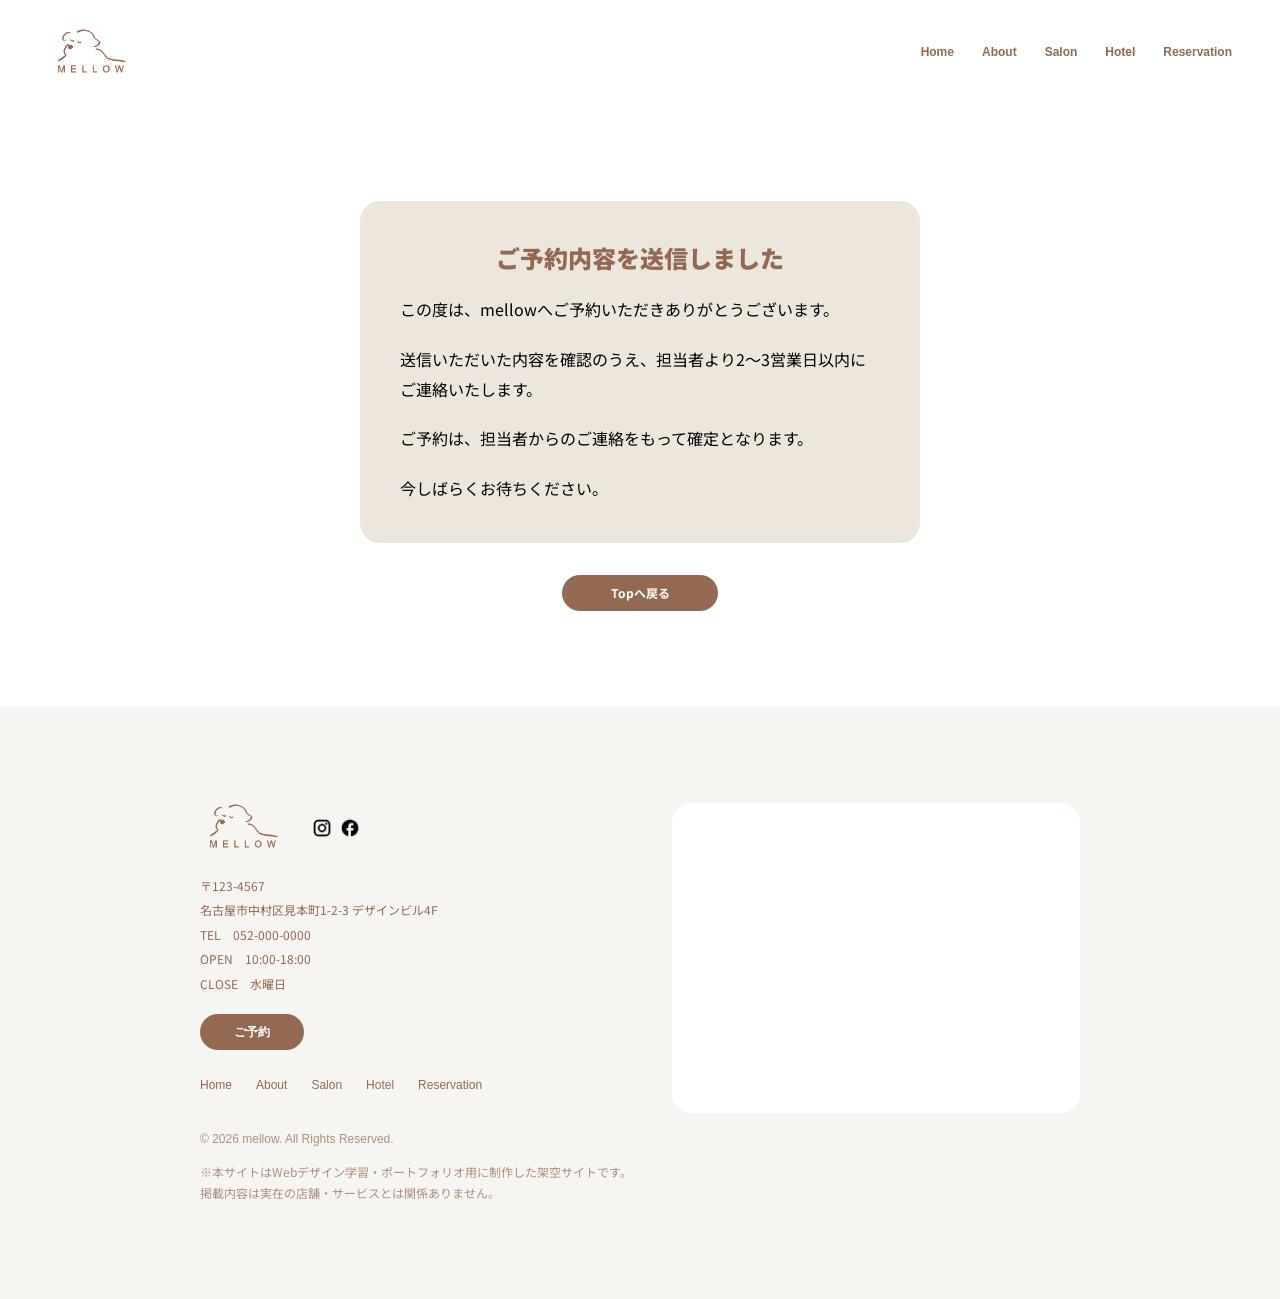
<file: reservation-complete.html>
<!DOCTYPE html>
<html lang="ja">
<head>
  <meta charset="UTF-8">
  <meta name="viewport" content="width=device-width, initial-scale=1.0">
  <link rel="icon" type="image/png" sizes="64x64" href="assets/images/common/favicon.png">
  <title>Reservation Complete | mellow Pet Salon</title>
  <link rel="preconnect" href="https://fonts.googleapis.com">
  <link rel="preconnect" href="https://fonts.gstatic.com" crossorigin>
  <link href="https://fonts.googleapis.com/css2?family=Noto+Sans+JP:wght@400;500;700;900&display=swap" rel="stylesheet">
  <link rel="stylesheet" href="assets/css/style.css">
</head>
<body class="reservation-complete-page">
  <header class="site-header site-header--plain" aria-label="サイトヘッダー">
    <a class="site-header__logo-link" href="index.html" aria-label="mellow トップページ">
      <img class="site-header__logo" src="assets/images/common/mellow_logo_brawn_v2.png" alt="mellow">
    </a>
    <nav class="site-header__nav" aria-label="グローバルナビゲーション">
      <a href="index.html">Home</a>
      <a href="about.html">About</a>
      <a href="salon.html">Salon</a>
      <a href="hotel.html">Hotel</a>
      <a href="reservation.html">Reservation</a>
    </nav>
    <button class="hamburger-button" type="button" aria-label="メニューを開く" aria-controls="sp-menu" aria-expanded="false">
      <span class="hamburger-button__line"></span>
      <span class="hamburger-button__line"></span>
      <span class="hamburger-button__line"></span>
    </button>
  </header>

  <div class="sp-menu" id="sp-menu" aria-hidden="true">
    <div class="sp-menu__inner">
      <div class="sp-menu__header">
        <a href="index.html" aria-label="mellow トップページ">
          <img class="sp-menu__logo" src="assets/images/common/mellow_logo_brawn_v2.png" alt="mellow">
        </a>
        <button class="sp-menu__close" type="button" aria-label="メニューを閉じる">×</button>
      </div>
      <nav class="sp-menu__nav" aria-label="スマートフォンナビゲーション">
        <a href="index.html">Home</a>
        <a href="about.html">About</a>
        <a href="salon.html">Salon</a>
        <a href="hotel.html">Hotel</a>
        <a class="sp-menu__reservation" href="reservation.html">Reservation</a>
      </nav>
    </div>
  </div>

  <main class="complete-main">
    <section class="complete-section" aria-labelledby="complete-title">
      <div class="complete-message">
        <h1 class="complete-message__title" id="complete-title">ご予約内容を送信しました</h1>
        <div class="complete-message__body">
          <p>この度は、mellowへご予約いただきありがとうございます。</p>
          <p>送信いただいた内容を確認のうえ、担当者より2〜3営業日以内にご連絡いたします。</p>
          <p>ご予約は、担当者からのご連絡をもって確定となります。</p>
          <p>今しばらくお待ちください。</p>
        </div>
      </div>
      <div class="complete-message__actions">
        <a class="button complete-message__button" href="index.html">Topへ戻る</a>
      </div>
    </section>
  </main>

  <footer class="site-footer">
    <div class="site-footer__inner">
      <div class="site-footer__brand-row">
        <img class="site-footer__logo" src="assets/images/common/mellow_logo_brawn_v2.png" alt="mellow">
        <div class="site-footer__sns">
          <a href="#" aria-label="Instagram">
            <img src="assets/images/common/instagram.png" alt="">
          </a>
          <a href="#" aria-label="Facebook">
            <img src="assets/images/common/facebook.png" alt="">
          </a>
        </div>
      </div>

      <address class="site-footer__info">
        <span>〒123-4567</span>
        <span>名古屋市中村区見本町1-2-3 デザインビル4F</span>
        <span>TEL　052-000-0000</span>
        <span>OPEN　10:00-18:00</span>
        <span>CLOSE　水曜日</span>
      </address>

      <div class="site-footer__map" aria-label="店舗周辺地図">
        <iframe
          title="mellow map"
          src="https://www.google.com/maps/embed?pb=!1m18!1m12!1m3!1d3261.4267414097812!2d136.87934821744383!3d35.17091500000001!2m3!1f0!2f0!3f0!3m2!1i1024!2i768!4f13.1!3m3!1m2!1s0x600376e794d78b89%3A0x81f7204bf8261663!2z5ZCN5Y-k5bGL6aeF!5e0!3m2!1sja!2sjp!4v1783359905676!5m2!1sja!2sjp"
          width="600"
          height="450"
          style="border:0;"
          allowfullscreen=""
          loading="lazy"
          referrerpolicy="strict-origin-when-cross-origin"
        ></iframe>
      </div>

      <a class="button site-footer__reservation" href="reservation.html">ご予約</a>

      <nav class="site-footer__nav" aria-label="フッターナビゲーション">
        <a href="index.html">Home</a>
        <a href="about.html">About</a>
        <a href="salon.html">Salon</a>
        <a href="hotel.html">Hotel</a>
        <a href="reservation.html">Reservation</a>
      </nav>

      <p class="site-footer__copyright">© 2026 mellow. All Rights Reserved.</p>
      <p class="site-footer__notice">
        ※本サイトはWebデザイン学習・ポートフォリオ用に制作した架空サイトです。<br>
        掲載内容は実在の店舗・サービスとは関係ありません。
      </p>
    </div>
  </footer>

  <script src="assets/js/main.js"></script>
</body>
</html>
</file>
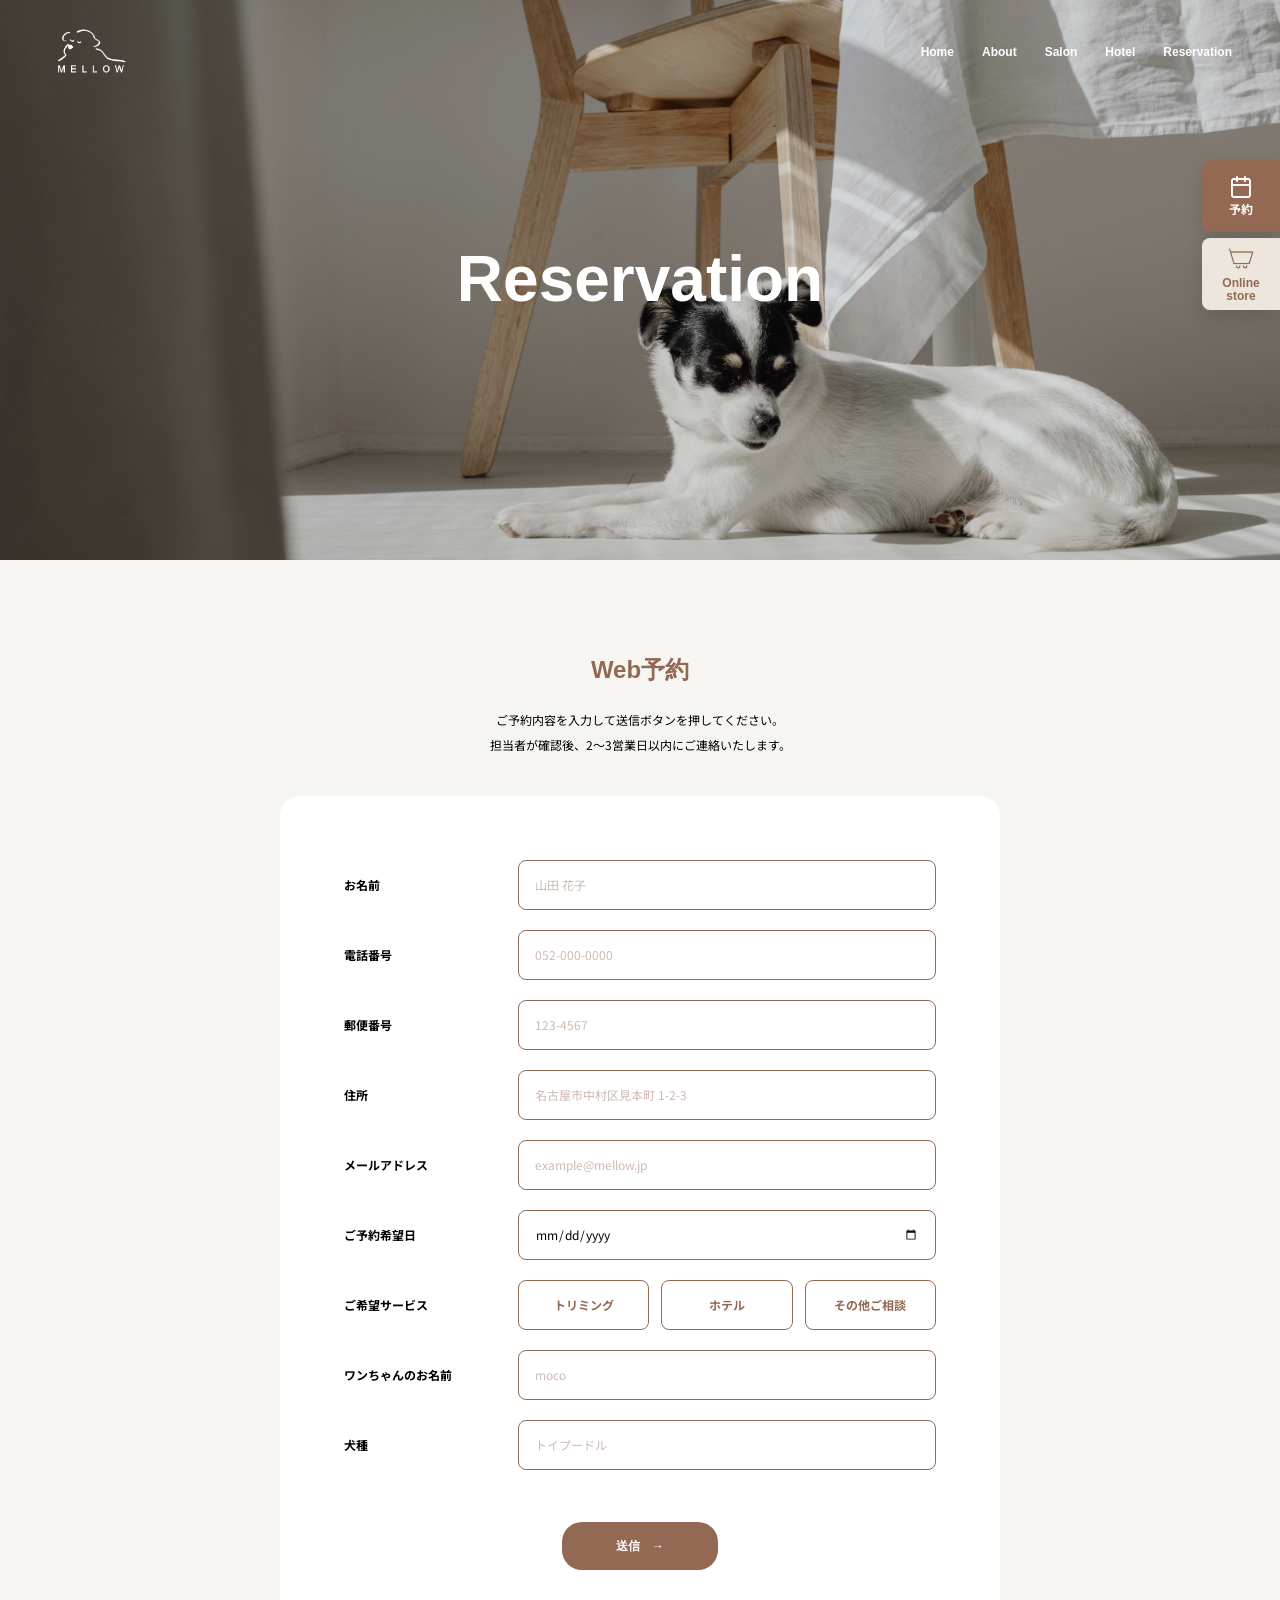
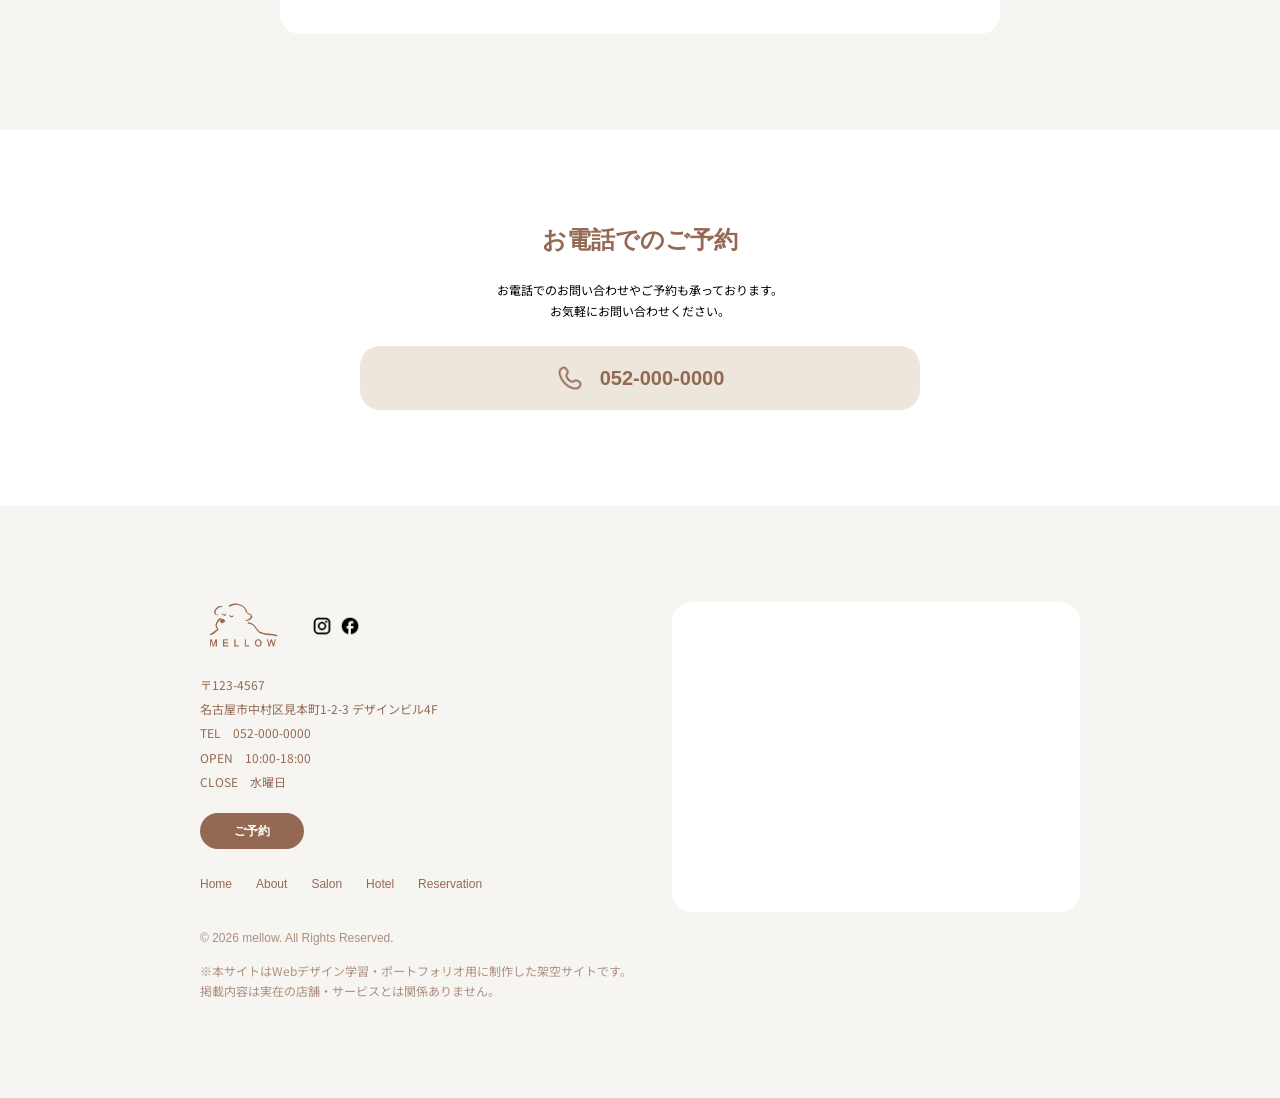
<file: reservation.html>
<!DOCTYPE html>
<html lang="ja">
<head>
  <meta charset="UTF-8">
  <meta name="viewport" content="width=device-width, initial-scale=1.0">
  <link rel="icon" type="image/png" sizes="64x64" href="assets/images/common/favicon.png">
  <meta name="description" content="mellowのトリミングサロンとペットホテルのご予約案内です。">
  <meta property="og:type" content="website">
  <meta property="og:site_name" content="mellow">
  <meta property="og:locale" content="ja_JP">
  <meta property="og:title" content="ご予約｜mellow">
  <meta property="og:description" content="mellowのトリミングサロンとペットホテルのご予約案内です。">
  <meta property="og:url" content="https://coconattsu0723.github.io/mellow/reservation.html">
  <meta property="og:image" content="https://coconattsu0723.github.io/mellow/assets/images/common/ogp.jpg">
  <meta property="og:image:width" content="1200">
  <meta property="og:image:height" content="630">
  <meta name="twitter:card" content="summary_large_image">
  <title>Reservation | mellow Pet Salon</title>
  <link rel="preconnect" href="https://fonts.googleapis.com">
  <link rel="preconnect" href="https://fonts.gstatic.com" crossorigin>
  <link href="https://fonts.googleapis.com/css2?family=Noto+Sans+JP:wght@400;500;700;900&display=swap" rel="stylesheet">
  <link rel="stylesheet" href="assets/css/style.css">
</head>
<body>
  <header class="site-header" aria-label="サイトヘッダー">
    <a class="site-header__logo-link" href="index.html" aria-label="mellow トップページ">
      <img class="site-header__logo" src="assets/images/common/mellow_logo_v2.png" alt="mellow">
    </a>
    <nav class="site-header__nav" aria-label="グローバルナビゲーション">
      <a href="index.html">Home</a>
      <a href="about.html">About</a>
      <a href="salon.html">Salon</a>
      <a href="hotel.html">Hotel</a>
      <a href="reservation.html">Reservation</a>
    </nav>
    <button class="hamburger-button" type="button" aria-label="メニューを開く" aria-controls="sp-menu" aria-expanded="false">
      <span class="hamburger-button__line"></span>
      <span class="hamburger-button__line"></span>
      <span class="hamburger-button__line"></span>
    </button>
  </header>

  <div class="sp-menu" id="sp-menu" aria-hidden="true">
    <div class="sp-menu__inner">
      <div class="sp-menu__header">
        <a href="index.html" aria-label="mellow トップページ">
          <img class="sp-menu__logo" src="assets/images/common/mellow_logo_brawn_v2.png" alt="mellow">
        </a>
        <button class="sp-menu__close" type="button" aria-label="メニューを閉じる">×</button>
      </div>
      <nav class="sp-menu__nav" aria-label="スマートフォンナビゲーション">
        <a href="index.html">Home</a>
        <a href="about.html">About</a>
        <a href="salon.html">Salon</a>
        <a href="hotel.html">Hotel</a>
        <a class="sp-menu__reservation" href="reservation.html">Reservation</a>
      </nav>
    </div>
  </div>

  <main>
    <section class="hero hero--page hero--reservation" aria-label="Reservation">
      <h1 class="hero__title">Reservation</h1>
    </section>

    <section class="section section--reservation" aria-labelledby="reservation-title">
      <div class="section__inner section__inner--comfortable">
        <div class="section-title section-title--center">
          <p class="section-title__en" id="reservation-title">Web予約</p>
        </div>
        <div class="reservation-lead">
          <p>ご予約内容を入力して送信ボタンを<span class="reservation-lead__nowrap">押してください。</span></p>
          <p>担当者が確認後、2〜3営業日以内に<span class="reservation-lead__nowrap">ご連絡いたします。</span></p>
        </div>

        <form class="reservation-form" action="reservation-complete.html" method="get">
          <div class="reservation-form__field">
            <label class="reservation-form__label" for="reservation-name">お名前</label>
            <input class="reservation-form__input" type="text" id="reservation-name" name="name" placeholder="山田 花子">
          </div>

          <div class="reservation-form__field">
            <label class="reservation-form__label" for="reservation-tel">電話番号</label>
            <input class="reservation-form__input" type="tel" id="reservation-tel" name="tel" placeholder="052-000-0000">
          </div>

          <div class="reservation-form__field">
            <label class="reservation-form__label" for="reservation-postal">郵便番号</label>
            <input class="reservation-form__input" type="text" id="reservation-postal" name="postal" placeholder="123-4567">
          </div>

          <div class="reservation-form__field">
            <label class="reservation-form__label" for="reservation-address">住所</label>
            <input class="reservation-form__input" type="text" id="reservation-address" name="address" placeholder="名古屋市中村区見本町 1-2-3">
          </div>

          <div class="reservation-form__field">
            <label class="reservation-form__label" for="reservation-email">メールアドレス</label>
            <input class="reservation-form__input" type="email" id="reservation-email" name="email" placeholder="example@mellow.jp">
          </div>

          <div class="reservation-form__field">
            <label class="reservation-form__label" for="reservation-date">ご予約希望日</label>
            <input class="reservation-form__input" type="date" id="reservation-date" name="date">
          </div>

          <div class="reservation-form__field reservation-form__field--service">
            <p class="reservation-form__label" id="reservation-service-label">ご希望サービス</p>
            <div class="service-choice" role="radiogroup" aria-labelledby="reservation-service-label">
              <label class="service-choice__item">
                <input type="radio" name="service" value="trimming">
                <span>トリミング</span>
              </label>
              <label class="service-choice__item">
                <input type="radio" name="service" value="hotel">
                <span>ホテル</span>
              </label>
              <label class="service-choice__item">
                <input type="radio" name="service" value="consultation">
                <span>その他ご相談</span>
              </label>
            </div>
          </div>

          <div class="reservation-form__field">
            <label class="reservation-form__label" for="dog-name">ワンちゃんのお名前</label>
            <input class="reservation-form__input" type="text" id="dog-name" name="dog-name" placeholder="moco">
          </div>

          <div class="reservation-form__field">
            <label class="reservation-form__label" for="dog-breed">犬種</label>
            <input class="reservation-form__input" type="text" id="dog-breed" name="dog-breed" placeholder="トイプードル">
          </div>

          <div class="reservation-form__submit">
            <button class="button reservation-submit" type="submit">送信　→</button>
          </div>
        </form>
      </div>
    </section>

    <section class="section section--telephone-reservation" aria-labelledby="telephone-reservation-title">
      <div class="section__inner section__inner--comfortable">
        <div class="section-title section-title--center">
          <p class="section-title__en" id="telephone-reservation-title">お電話でのご予約</p>
        </div>
        <p class="telephone-reservation__text">お電話でのお問い合わせやご予約も承っております。<br>お気軽にお問い合わせください。</p>
        <a class="telephone-reservation__card" href="#telephone-reservation-title" aria-label="電話番号 052-000-0000">
          <picture>
            <source media="(min-width: 768px)" srcset="assets/images/pc/reservation/telephone.png">
            <img class="telephone-reservation__icon" src="assets/images/sp/reservation/telephone.png" alt="">
          </picture>
          <span>052-000-0000</span>
        </a>
      </div>
    </section>
  </main>

  <footer class="site-footer">
    <div class="site-footer__inner">
      <div class="site-footer__brand-row">
        <img class="site-footer__logo" src="assets/images/common/mellow_logo_brawn_v2.png" alt="mellow">
        <div class="site-footer__sns">
          <a href="#" aria-label="Instagram">
            <img src="assets/images/common/instagram.png" alt="">
          </a>
          <a href="#" aria-label="Facebook">
            <img src="assets/images/common/facebook.png" alt="">
          </a>
        </div>
      </div>

      <address class="site-footer__info">
        <span>〒123-4567</span>
        <span>名古屋市中村区見本町1-2-3 デザインビル4F</span>
        <span>TEL　052-000-0000</span>
        <span>OPEN　10:00-18:00</span>
        <span>CLOSE　水曜日</span>
      </address>

      <div class="site-footer__map" aria-label="店舗周辺地図">
        <iframe
          title="mellow map"
          src="https://www.google.com/maps/embed?pb=!1m18!1m12!1m3!1d3261.4267414097812!2d136.87934821744383!3d35.17091500000001!2m3!1f0!2f0!3f0!3m2!1i1024!2i768!4f13.1!3m3!1m2!1s0x600376e794d78b89%3A0x81f7204bf8261663!2z5ZCN5Y-k5bGL6aeF!5e0!3m2!1sja!2sjp!4v1783359905676!5m2!1sja!2sjp"
          width="600"
          height="450"
          style="border:0;"
          allowfullscreen=""
          loading="lazy"
          referrerpolicy="strict-origin-when-cross-origin"
        ></iframe>
      </div>

      <a class="button site-footer__reservation" href="reservation.html">ご予約</a>

      <nav class="site-footer__nav" aria-label="フッターナビゲーション">
        <a href="index.html">Home</a>
        <a href="about.html">About</a>
        <a href="salon.html">Salon</a>
        <a href="hotel.html">Hotel</a>
        <a href="reservation.html">Reservation</a>
      </nav>

      <p class="site-footer__copyright">© 2026 mellow. All Rights Reserved.</p>
      <p class="site-footer__notice">
        ※本サイトはWebデザイン学習・ポートフォリオ用に制作した架空サイトです。<br>
        掲載内容は実在の店舗・サービスとは関係ありません。
      </p>
    </div>
  </footer>

  <a class="fixed-cta fixed-cta--reservation" href="#reservation-title" aria-label="予約フォームへ">
    <img class="fixed-cta__icon" src="assets/images/common/fixed-cta-calendar-icon.png" alt="" aria-hidden="true">
    <span>予約</span>
  </a>

  <a class="fixed-online-store" href="#" aria-label="Online storeへ">
    <img class="fixed-online-store__icon" src="assets/images/common/onlinestore_logo.png" alt="" aria-hidden="true">
    <span>Online<br>store</span>
  </a>

  <script src="assets/js/main.js"></script>
</body>
</html>
</file>
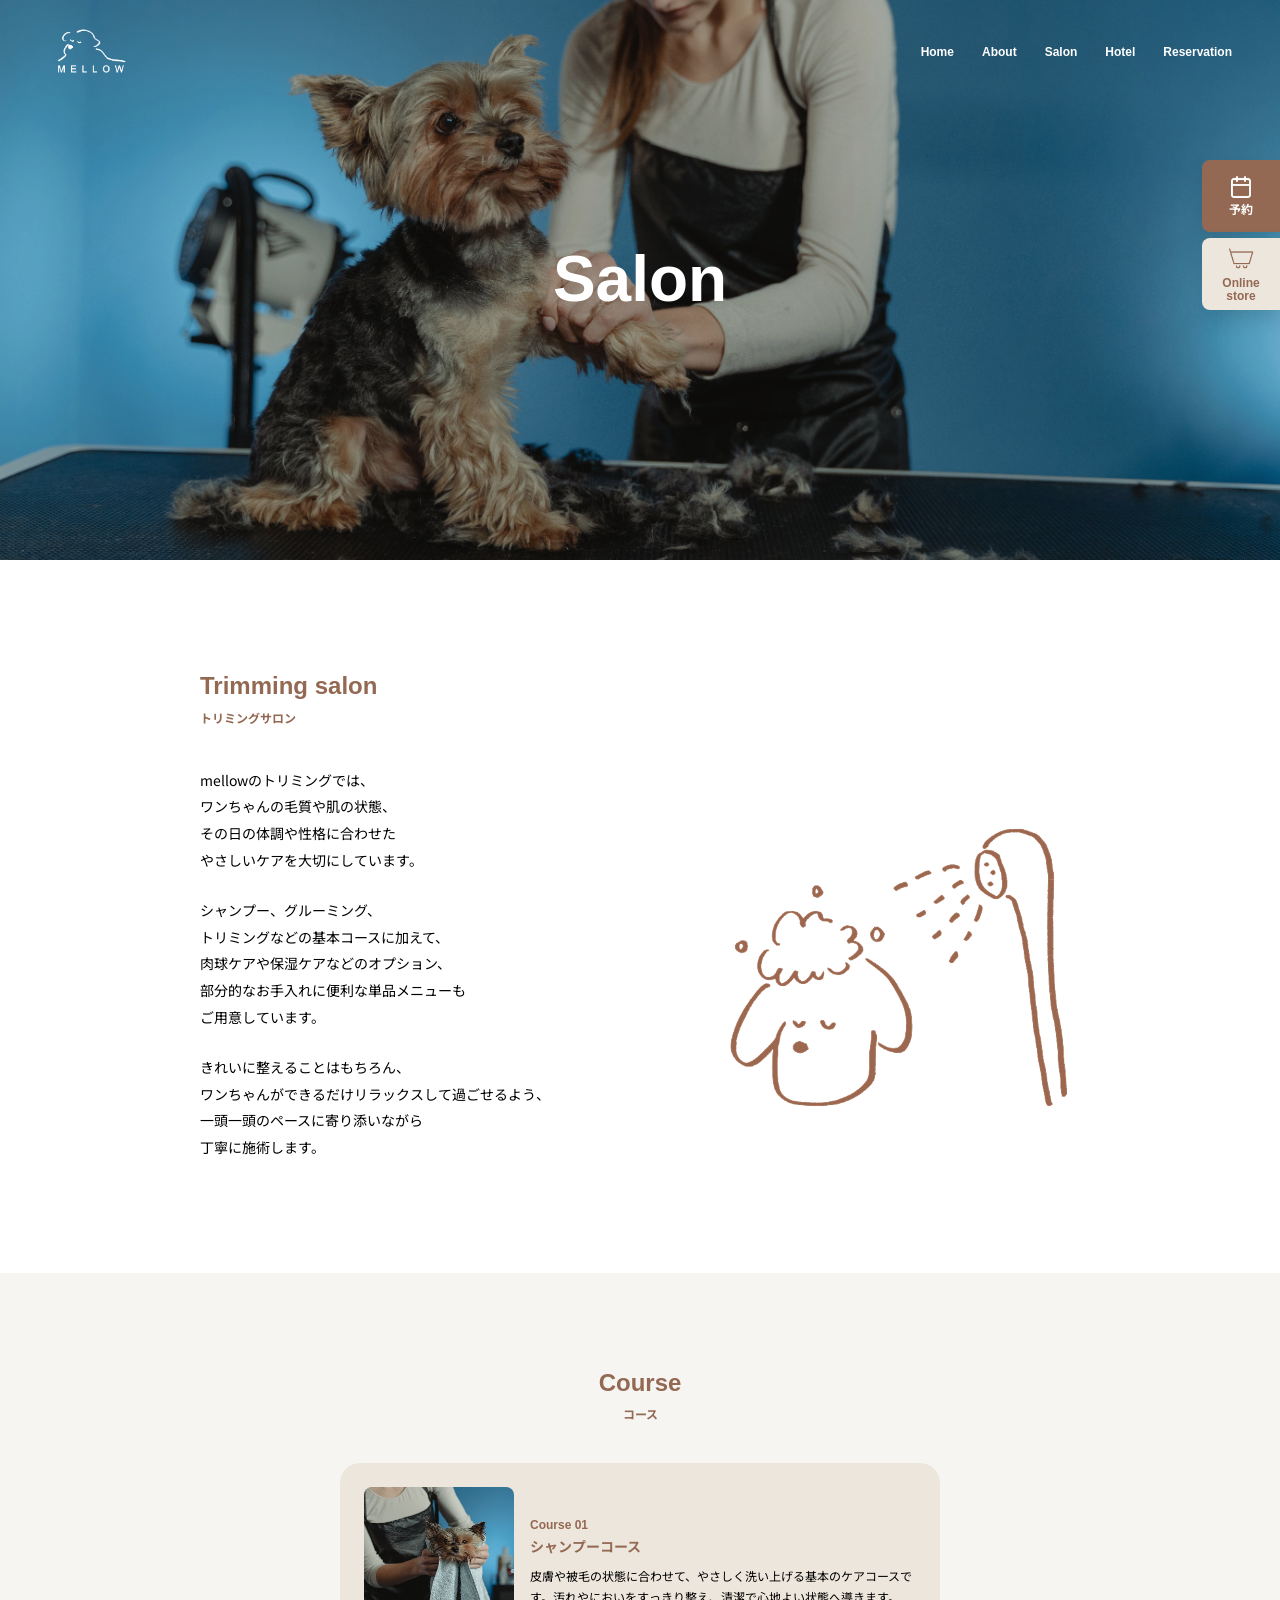
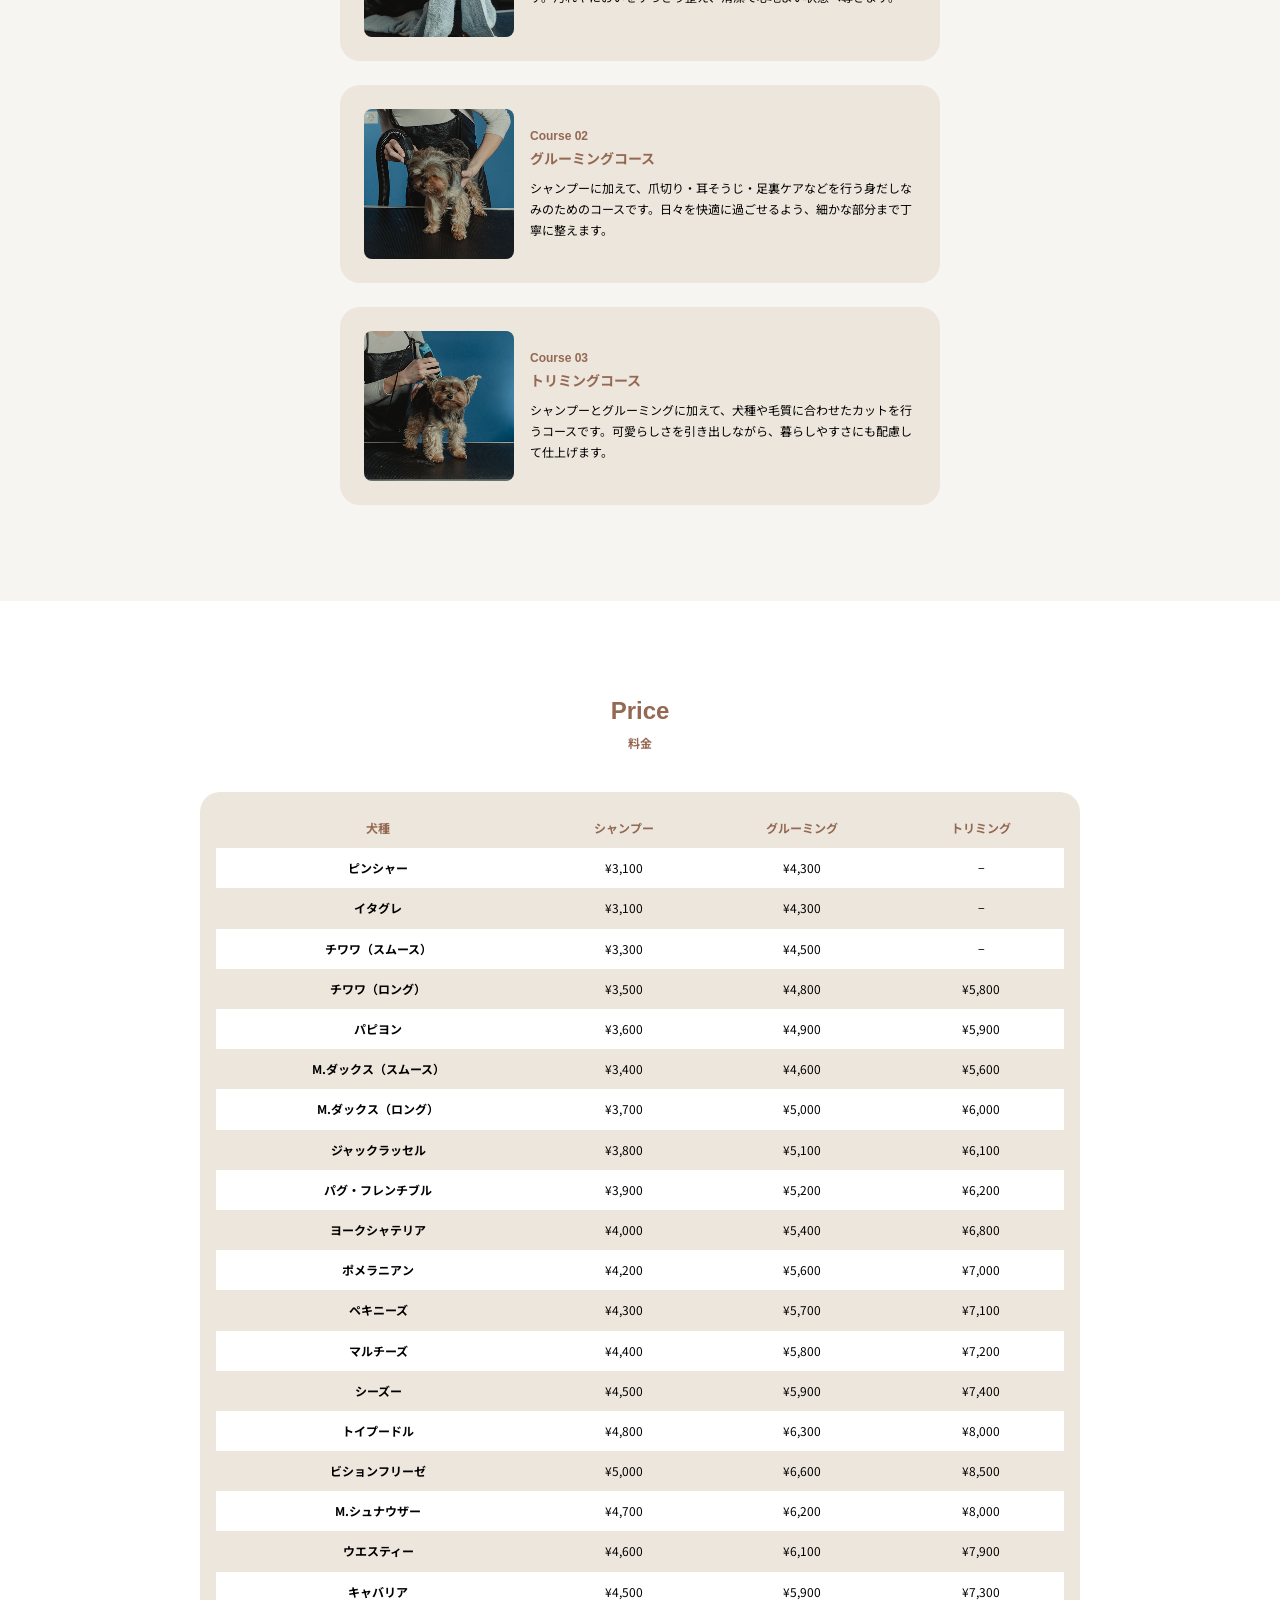
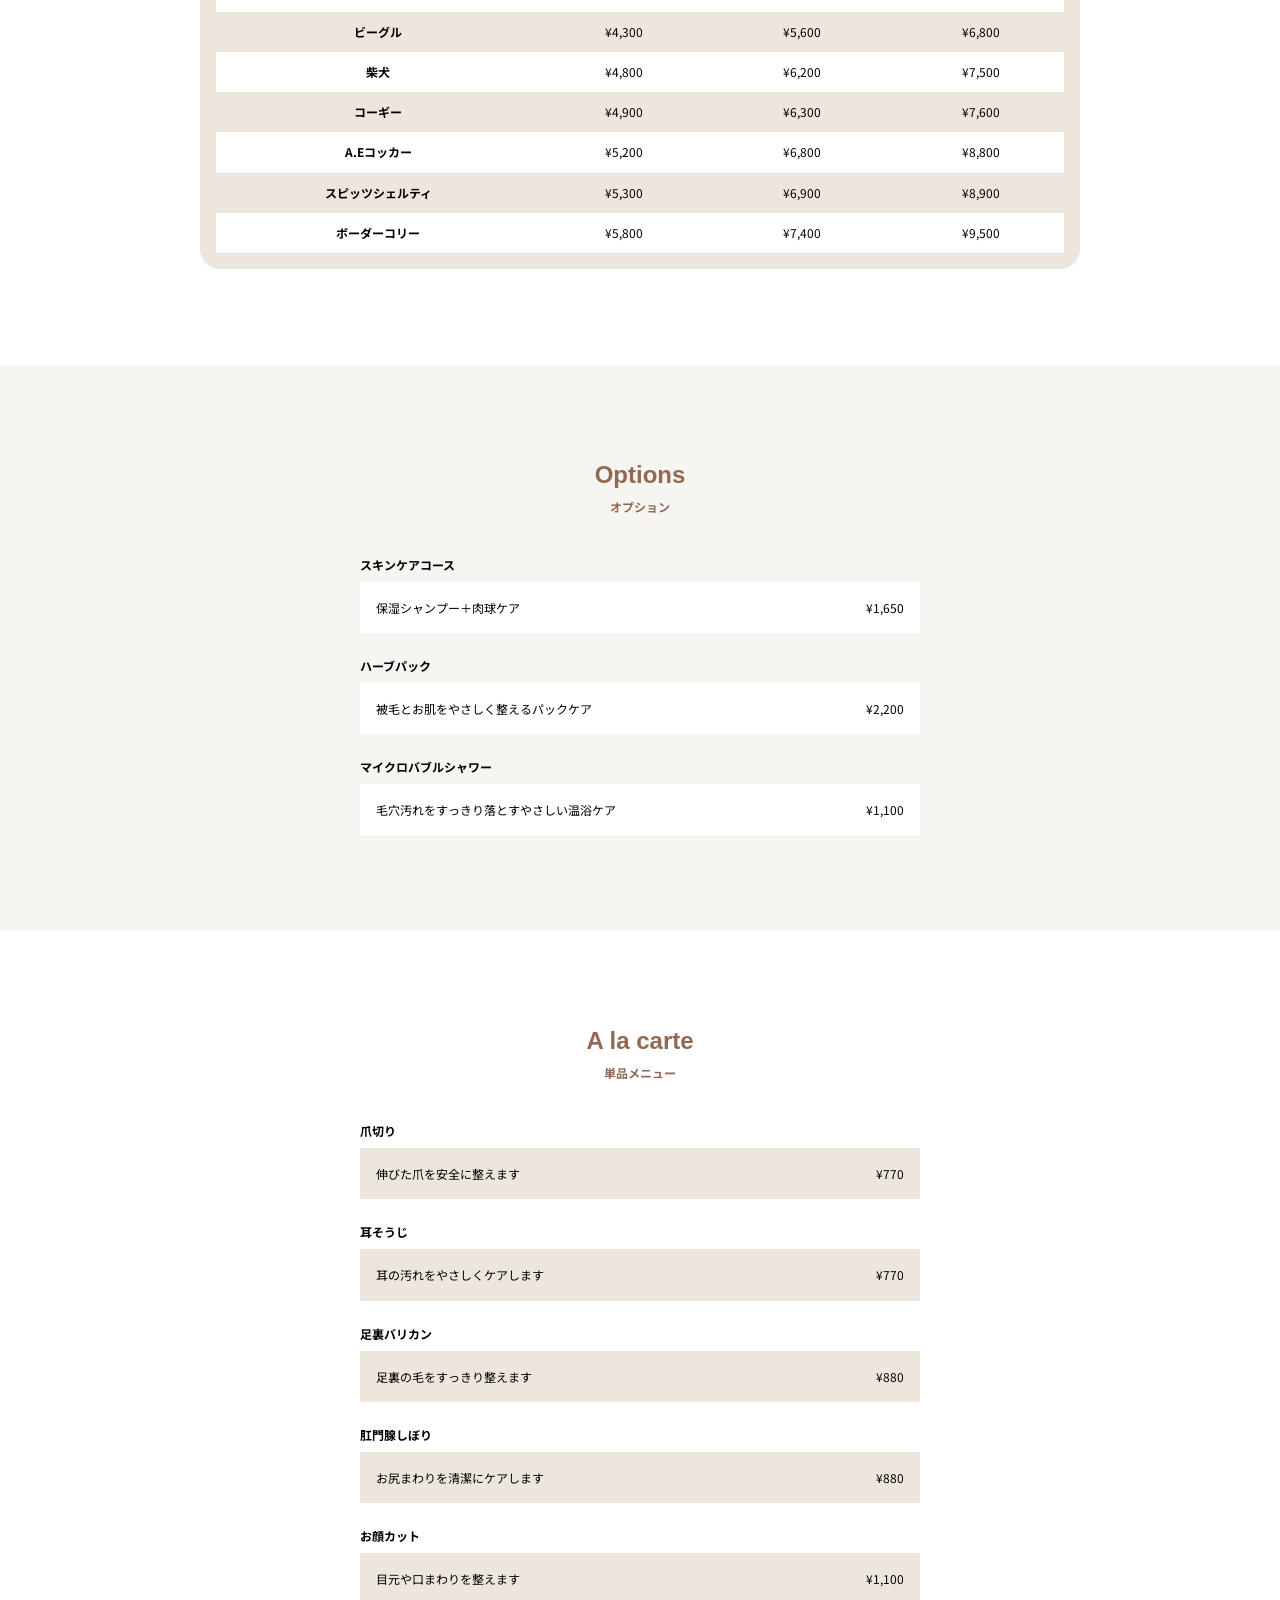
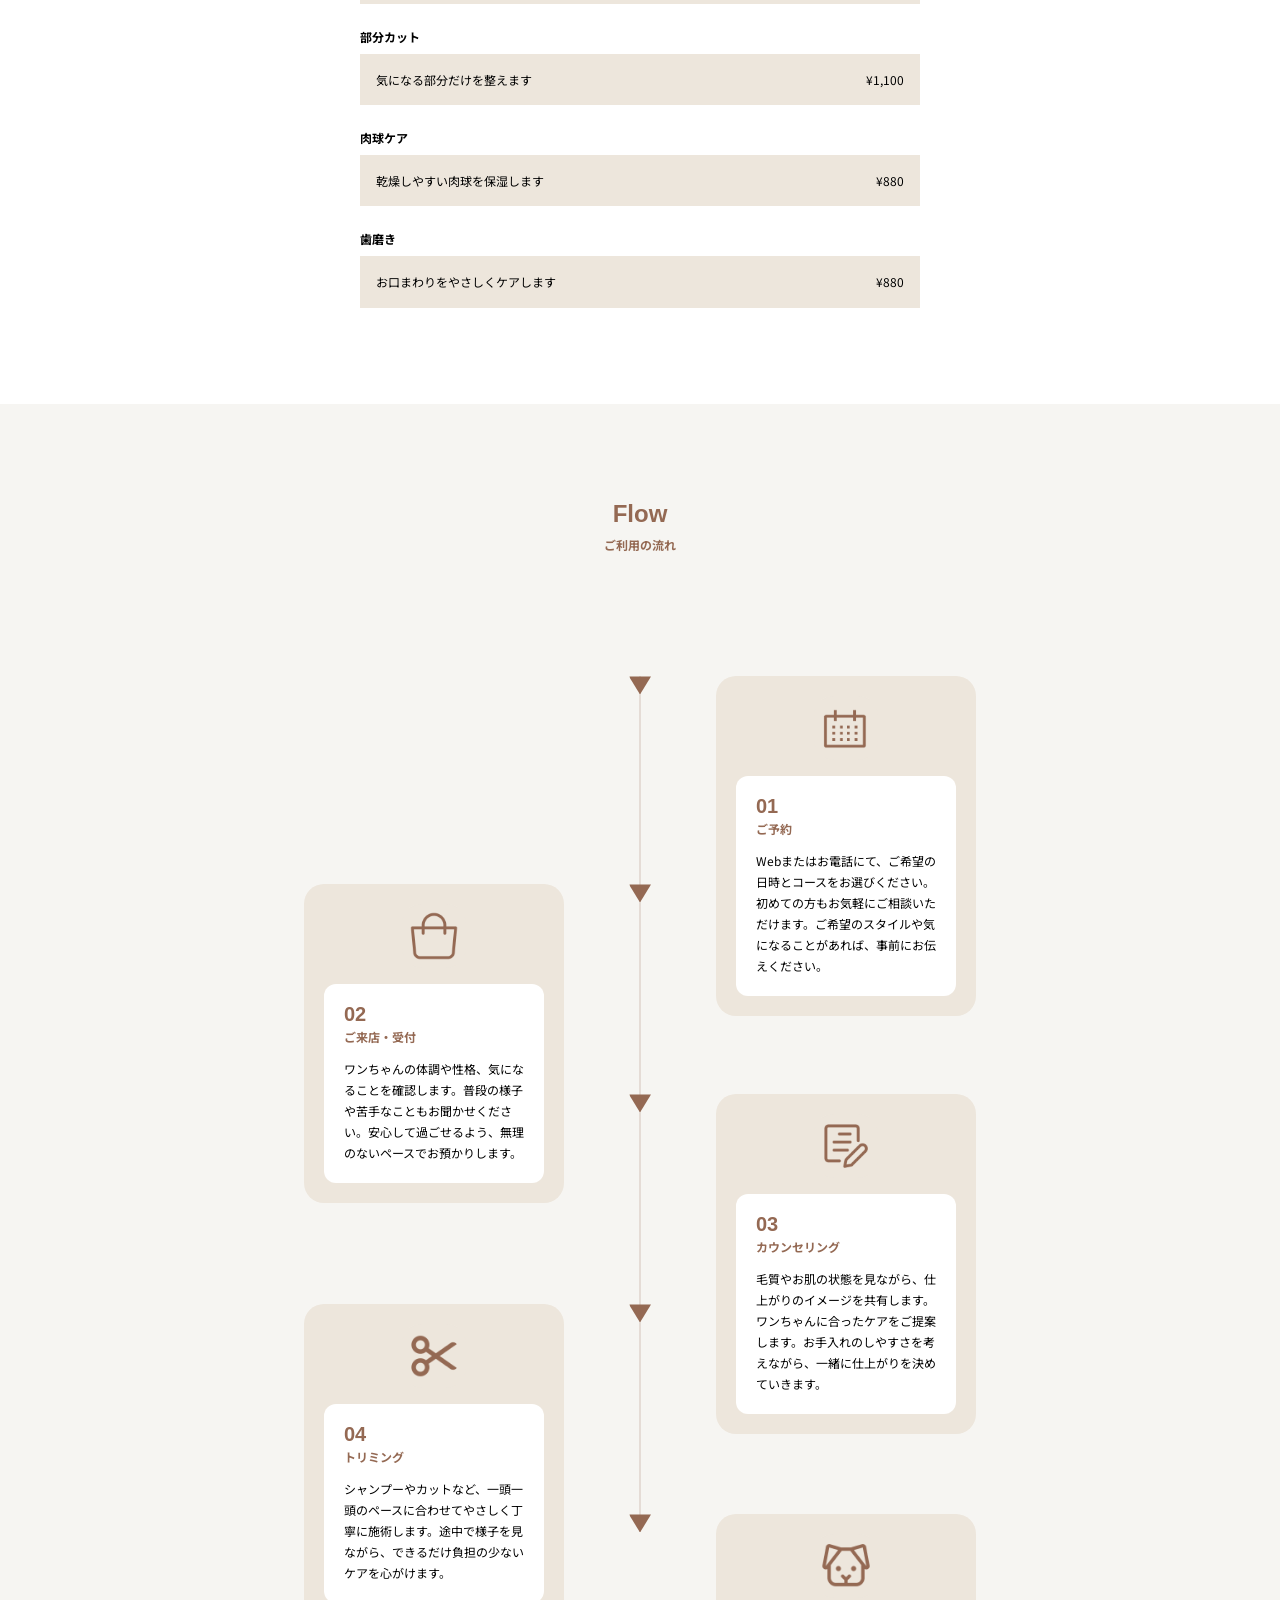
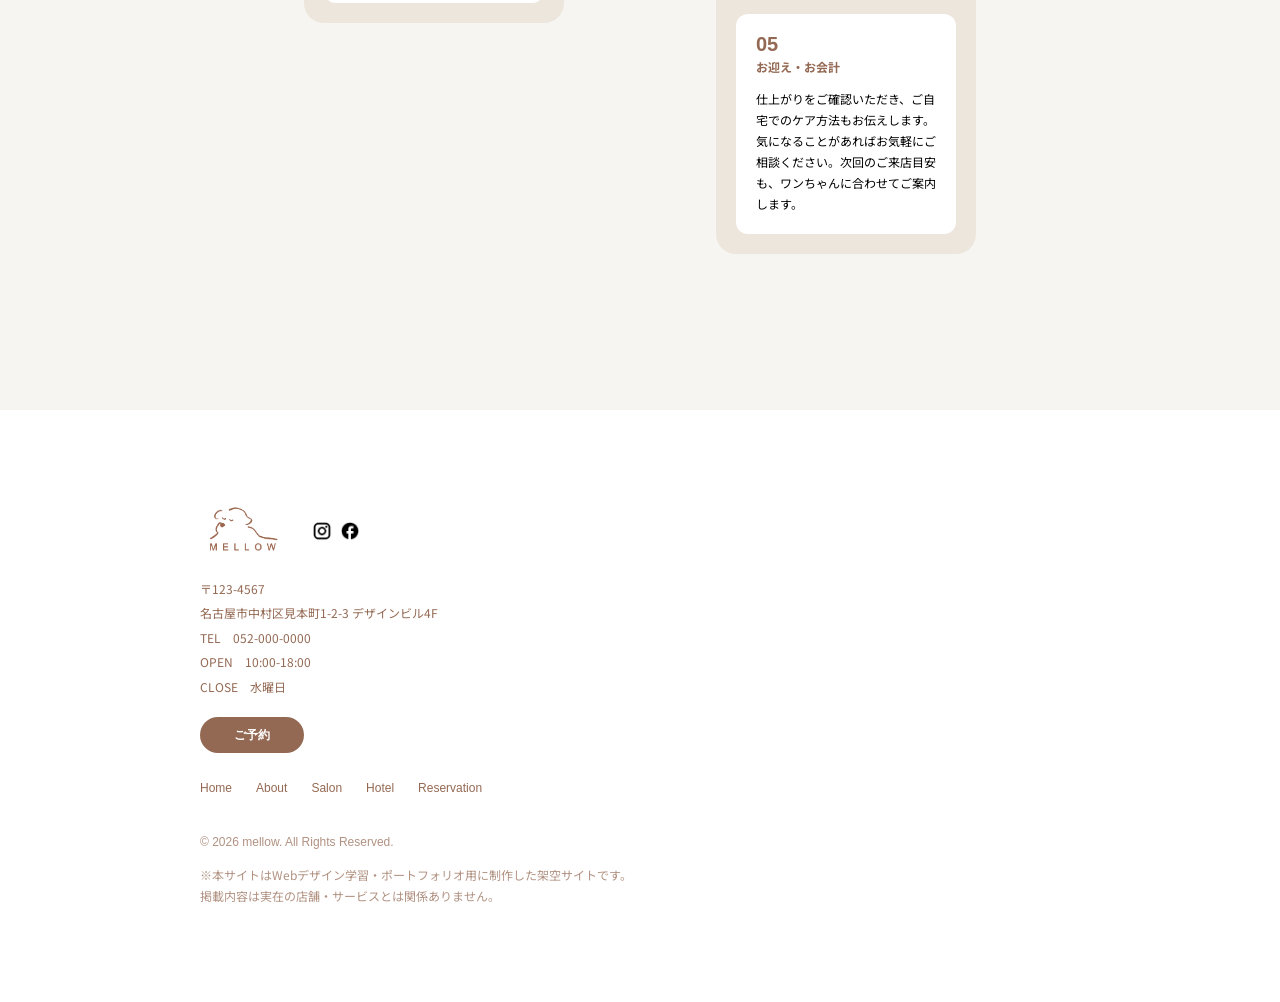
<file: salon.html>
<!DOCTYPE html>
<html lang="ja">
  <head>
    <meta charset="UTF-8">
    <meta name="viewport" content="width=device-width, initial-scale=1.0">
    <link rel="icon" type="image/png" sizes="64x64" href="assets/images/common/favicon.png">
    <meta name="description" content="mellowのトリミングコースとご利用の流れをご案内します。">
    <meta property="og:type" content="website">
    <meta property="og:site_name" content="mellow">
    <meta property="og:locale" content="ja_JP">
    <meta property="og:title" content="トリミングサロン｜mellow">
    <meta property="og:description" content="mellowのトリミングコースとご利用の流れをご案内します。">
    <meta property="og:url" content="https://coconattsu0723.github.io/mellow/salon.html">
    <meta property="og:image" content="https://coconattsu0723.github.io/mellow/assets/images/common/ogp.jpg">
    <meta property="og:image:width" content="1200">
    <meta property="og:image:height" content="630">
    <meta name="twitter:card" content="summary_large_image">
    <title>Salon | mellow Pet Salon</title>
    <link rel="preconnect" href="https://fonts.googleapis.com">
    <link rel="preconnect" href="https://fonts.gstatic.com" crossorigin>
    <link href="https://fonts.googleapis.com/css2?family=Noto+Sans+JP:wght@400;500;700;900&display=swap" rel="stylesheet">
    <link rel="stylesheet" href="assets/css/style.css">
  </head>
  <body>
    <header class="site-header" aria-label="サイトヘッダー">
      <a class="site-header__logo-link" href="index.html" aria-label="mellow トップページ">
        <img class="site-header__logo" src="assets/images/common/mellow_logo_v2.png" alt="mellow">
      </a>

      <nav class="site-header__nav" aria-label="メインナビゲーション">
        <a href="index.html">Home</a>
        <a href="about.html">About</a>
        <a href="salon.html">Salon</a>
        <a href="hotel.html">Hotel</a>
        <a href="reservation.html">Reservation</a>
      </nav>

      <button class="hamburger-button" type="button" aria-label="メニューを開く" aria-controls="sp-menu" aria-expanded="false">
        <span class="hamburger-button__line"></span>
        <span class="hamburger-button__line"></span>
        <span class="hamburger-button__line"></span>
      </button>
    </header>

    <div class="sp-menu" id="sp-menu" aria-hidden="true">
      <div class="sp-menu__inner">
        <div class="sp-menu__header">
          <a href="index.html" aria-label="mellow トップページ">
            <img class="sp-menu__logo" src="assets/images/common/mellow_logo_brawn_v2.png" alt="mellow">
          </a>
          <button class="sp-menu__close" type="button" aria-label="メニューを閉じる">×</button>
        </div>
        <nav class="sp-menu__nav" aria-label="スマートフォンナビゲーション">
          <a href="index.html">Home</a>
          <a href="about.html">About</a>
          <a href="salon.html">Salon</a>
          <a href="hotel.html">Hotel</a>
          <a class="sp-menu__reservation" href="reservation.html">Reservation</a>
        </nav>
      </div>
    </div>

    <main>
      <section class="hero hero--page hero--salon" aria-label="Salon">
        <h1 class="hero__title">Salon</h1>
      </section>

      <section class="section section--salon-intro" aria-labelledby="salon-intro-title">
        <div class="section__inner salon-intro">
          <div class="section-title">
            <p class="section-title__en">Trimming salon</p>
            <h2 class="section-title__jp" id="salon-intro-title">トリミングサロン</h2>
          </div>
          <div class="salon-intro__layout">
            <div class="salon-intro__text">
              <p>mellowのトリミングでは、<br>ワンちゃんの毛質や肌の状態、<br>その日の体調や性格に合わせた<br>やさしいケアを大切にしています。</p>
              <p>シャンプー、グルーミング、<br>トリミングなどの基本コースに加えて、<br>肉球ケアや保湿ケアなどのオプション、<br>部分的なお手入れに便利な単品メニューも<br>ご用意しています。</p>
              <p>きれいに整えることはもちろん、<br>ワンちゃんができるだけリラックスして過ごせるよう、<br>一頭一頭のペースに寄り添いながら<br>丁寧に施術します。</p>
            </div>
            <picture class="salon-intro__picture">
              <source media="(min-width: 48em)" srcset="assets/images/pc/salon/Salon_illust.png">
              <img class="salon-intro__image" src="assets/images/sp/salon/Salon_illust.png" alt="">
            </picture>
          </div>
        </div>
      </section>

      <section class="section section--course" aria-labelledby="course-title">
        <div class="section__inner">
          <div class="section-title section-title--center">
            <p class="section-title__en">Course</p>
            <h2 class="section-title__jp" id="course-title">コース</h2>
          </div>
          <div class="course-list">
            <article class="course-card">
              <picture class="course-card__picture">
                <source media="(min-width: 48em)" srcset="assets/images/pc/salon/Salon_course_01.png">
                <img class="course-card__image" src="assets/images/sp/salon/Salon_course_01.png" alt="">
              </picture>
              <div class="course-card__body">
                <p class="course-card__number">Course 01</p>
                <h3 class="course-card__title">シャンプーコース</h3>
                <p class="course-card__text">皮膚や被毛の状態に合わせて、やさしく洗い上げる基本のケアコースです。汚れやにおいをすっきり整え、清潔で心地よい状態へ導きます。</p>
              </div>
            </article>
            <article class="course-card">
              <picture class="course-card__picture">
                <source media="(min-width: 48em)" srcset="assets/images/pc/salon/Salon_course_02.png">
                <img class="course-card__image" src="assets/images/sp/salon/Salon_course_02.png" alt="">
              </picture>
              <div class="course-card__body">
                <p class="course-card__number">Course 02</p>
                <h3 class="course-card__title">グルーミングコース</h3>
                <p class="course-card__text">シャンプーに加えて、爪切り・耳そうじ・足裏ケアなどを行う身だしなみのためのコースです。日々を快適に過ごせるよう、細かな部分まで丁寧に整えます。</p>
              </div>
            </article>
            <article class="course-card">
              <picture class="course-card__picture">
                <source media="(min-width: 48em)" srcset="assets/images/pc/salon/Salon_course_03.png">
                <img class="course-card__image" src="assets/images/sp/salon/Salon_course_03.png" alt="">
              </picture>
              <div class="course-card__body">
                <p class="course-card__number">Course 03</p>
                <h3 class="course-card__title">トリミングコース</h3>
                <p class="course-card__text">シャンプーとグルーミングに加えて、犬種や毛質に合わせたカットを行うコースです。可愛らしさを引き出しながら、暮らしやすさにも配慮して仕上げます。</p>
              </div>
            </article>
          </div>
        </div>
      </section>

      <section class="section section--price" aria-labelledby="price-title">
        <div class="section__inner">
          <div class="section-title">
            <p class="section-title__en">Price</p>
            <h2 class="section-title__jp" id="price-title">料金</h2>
          </div>
          <div class="price-table-wrap" aria-label="Salon料金表">
            <table class="price-table">
              <thead>
                <tr>
                  <th scope="col">犬種</th>
                  <th scope="col">シャンプー</th>
                  <th scope="col">グルーミング</th>
                  <th scope="col">トリミング</th>
                </tr>
              </thead>
              <tbody>
                <tr><th scope="row">ピンシャー</th><td>¥3,100</td><td>¥4,300</td><td>−</td></tr>
                <tr><th scope="row">イタグレ</th><td>¥3,100</td><td>¥4,300</td><td>−</td></tr>
                <tr><th scope="row">チワワ（スムース）</th><td>¥3,300</td><td>¥4,500</td><td>−</td></tr>
                <tr><th scope="row">チワワ（ロング）</th><td>¥3,500</td><td>¥4,800</td><td>¥5,800</td></tr>
                <tr><th scope="row">パピヨン</th><td>¥3,600</td><td>¥4,900</td><td>¥5,900</td></tr>
                <tr><th scope="row">M.ダックス（スムース）</th><td>¥3,400</td><td>¥4,600</td><td>¥5,600</td></tr>
                <tr><th scope="row">M.ダックス（ロング）</th><td>¥3,700</td><td>¥5,000</td><td>¥6,000</td></tr>
                <tr><th scope="row">ジャックラッセル</th><td>¥3,800</td><td>¥5,100</td><td>¥6,100</td></tr>
                <tr><th scope="row">パグ・フレンチブル</th><td>¥3,900</td><td>¥5,200</td><td>¥6,200</td></tr>
                <tr><th scope="row">ヨークシャテリア</th><td>¥4,000</td><td>¥5,400</td><td>¥6,800</td></tr>
                <tr><th scope="row">ポメラニアン</th><td>¥4,200</td><td>¥5,600</td><td>¥7,000</td></tr>
                <tr><th scope="row">ペキニーズ</th><td>¥4,300</td><td>¥5,700</td><td>¥7,100</td></tr>
                <tr><th scope="row">マルチーズ</th><td>¥4,400</td><td>¥5,800</td><td>¥7,200</td></tr>
                <tr><th scope="row">シーズー</th><td>¥4,500</td><td>¥5,900</td><td>¥7,400</td></tr>
                <tr><th scope="row">トイプードル</th><td>¥4,800</td><td>¥6,300</td><td>¥8,000</td></tr>
                <tr><th scope="row">ビションフリーゼ</th><td>¥5,000</td><td>¥6,600</td><td>¥8,500</td></tr>
                <tr><th scope="row">M.シュナウザー</th><td>¥4,700</td><td>¥6,200</td><td>¥8,000</td></tr>
                <tr><th scope="row">ウエスティー</th><td>¥4,600</td><td>¥6,100</td><td>¥7,900</td></tr>
                <tr><th scope="row">キャバリア</th><td>¥4,500</td><td>¥5,900</td><td>¥7,300</td></tr>
                <tr><th scope="row">ビーグル</th><td>¥4,300</td><td>¥5,600</td><td>¥6,800</td></tr>
                <tr><th scope="row">柴犬</th><td>¥4,800</td><td>¥6,200</td><td>¥7,500</td></tr>
                <tr><th scope="row">コーギー</th><td>¥4,900</td><td>¥6,300</td><td>¥7,600</td></tr>
                <tr><th scope="row">A.Eコッカー</th><td>¥5,200</td><td>¥6,800</td><td>¥8,800</td></tr>
                <tr><th scope="row">スピッツシェルティ</th><td>¥5,300</td><td>¥6,900</td><td>¥8,900</td></tr>
                <tr><th scope="row">ボーダーコリー</th><td>¥5,800</td><td>¥7,400</td><td>¥9,500</td></tr>
              </tbody>
            </table>
          </div>
        </div>
      </section>

      <section class="section section--options" aria-labelledby="options-title">
        <div class="section__inner">
          <div class="section-title">
            <p class="section-title__en">Options</p>
            <h2 class="section-title__jp" id="options-title">オプション</h2>
          </div>
          <div class="menu-list">
            <section class="menu-group" aria-labelledby="option-1-title">
              <h3 class="menu-group__title" id="option-1-title">スキンケアコース</h3>
              <div class="menu-row"><span>保湿シャンプー＋肉球ケア</span><span>¥1,650</span></div>
            </section>
            <section class="menu-group" aria-labelledby="option-2-title">
              <h3 class="menu-group__title" id="option-2-title">ハーブパック</h3>
              <div class="menu-row"><span>被毛とお肌をやさしく整えるパックケア</span><span>¥2,200</span></div>
            </section>
            <section class="menu-group" aria-labelledby="option-3-title">
              <h3 class="menu-group__title" id="option-3-title">マイクロバブルシャワー</h3>
              <div class="menu-row"><span>毛穴汚れをすっきり落とすやさしい温浴ケア</span><span>¥1,100</span></div>
            </section>
          </div>
        </div>
      </section>

      <section class="section section--alacarte" aria-labelledby="alacarte-title">
        <div class="section__inner">
          <div class="section-title">
            <p class="section-title__en">A la carte</p>
            <h2 class="section-title__jp" id="alacarte-title">単品メニュー</h2>
          </div>
          <div class="menu-list menu-list--plain">
            <section class="menu-group" aria-labelledby="alacarte-1-title">
              <h3 class="menu-group__title" id="alacarte-1-title">爪切り</h3>
              <div class="menu-row"><span>伸びた爪を安全に整えます</span><span>¥770</span></div>
            </section>
            <section class="menu-group" aria-labelledby="alacarte-2-title">
              <h3 class="menu-group__title" id="alacarte-2-title">耳そうじ</h3>
              <div class="menu-row"><span>耳の汚れをやさしくケアします</span><span>¥770</span></div>
            </section>
            <section class="menu-group" aria-labelledby="alacarte-3-title">
              <h3 class="menu-group__title" id="alacarte-3-title">足裏バリカン</h3>
              <div class="menu-row"><span>足裏の毛をすっきり整えます</span><span>¥880</span></div>
            </section>
            <section class="menu-group" aria-labelledby="alacarte-4-title">
              <h3 class="menu-group__title" id="alacarte-4-title">肛門腺しぼり</h3>
              <div class="menu-row"><span>お尻まわりを清潔にケアします</span><span>¥880</span></div>
            </section>
            <section class="menu-group" aria-labelledby="alacarte-5-title">
              <h3 class="menu-group__title" id="alacarte-5-title">お顔カット</h3>
              <div class="menu-row"><span>目元や口まわりを整えます</span><span>¥1,100</span></div>
            </section>
            <section class="menu-group" aria-labelledby="alacarte-6-title">
              <h3 class="menu-group__title" id="alacarte-6-title">部分カット</h3>
              <div class="menu-row"><span>気になる部分だけを整えます</span><span>¥1,100</span></div>
            </section>
            <section class="menu-group" aria-labelledby="alacarte-7-title">
              <h3 class="menu-group__title" id="alacarte-7-title">肉球ケア</h3>
              <div class="menu-row"><span>乾燥しやすい肉球を保湿します</span><span>¥880</span></div>
            </section>
            <section class="menu-group" aria-labelledby="alacarte-8-title">
              <h3 class="menu-group__title" id="alacarte-8-title">歯磨き</h3>
              <div class="menu-row"><span>お口まわりをやさしくケアします</span><span>¥880</span></div>
            </section>
          </div>
        </div>
      </section>

      <section class="section section--flow" aria-labelledby="flow-title">
        <div class="section__inner">
          <div class="section-title">
            <p class="section-title__en">Flow</p>
            <h2 class="section-title__jp" id="flow-title">ご利用の流れ</h2>
          </div>
          <div class="flow-list">
            <div class="flow-list__axis" aria-hidden="true">
              <span class="flow-list__arrow flow-list__arrow--01"></span>
              <span class="flow-list__arrow flow-list__arrow--02"></span>
              <span class="flow-list__arrow flow-list__arrow--03"></span>
              <span class="flow-list__arrow flow-list__arrow--04"></span>
              <span class="flow-list__arrow flow-list__arrow--05"></span>
            </div>
            <article class="flow-item">
              <div class="flow-item__icon-wrap">
                <picture>
                  <source media="(min-width: 48em)" srcset="assets/images/pc/salon/Salon_flow01.png">
                  <img class="flow-item__icon" src="assets/images/sp/salon/Salon_flow01.png" alt="">
                </picture>
              </div>
              <div class="flow-item__body">
                <p class="flow-item__number">01</p>
                <h3 class="flow-item__title">ご予約</h3>
                <p class="flow-item__text">Webまたはお電話にて、ご希望の日時とコースをお選びください。初めての方もお気軽にご相談いただけます。ご希望のスタイルや気になることがあれば、事前にお伝えください。</p>
              </div>
            </article>
            <article class="flow-item">
              <div class="flow-item__icon-wrap">
                <picture>
                  <source media="(min-width: 48em)" srcset="assets/images/pc/salon/Salon_flow02_v2.png">
                  <img class="flow-item__icon" src="assets/images/sp/salon/Salon_flow02_v2.png" alt="">
                </picture>
              </div>
              <div class="flow-item__body">
                <p class="flow-item__number">02</p>
                <h3 class="flow-item__title">ご来店・受付</h3>
                <p class="flow-item__text">ワンちゃんの体調や性格、気になることを確認します。普段の様子や苦手なこともお聞かせください。安心して過ごせるよう、無理のないペースでお預かりします。</p>
              </div>
            </article>
            <article class="flow-item">
              <div class="flow-item__icon-wrap">
                <picture>
                  <source media="(min-width: 48em)" srcset="assets/images/pc/salon/Salon_flow03_v2.png">
                  <img class="flow-item__icon" src="assets/images/sp/salon/Salon_flow03_v2.png" alt="">
                </picture>
              </div>
              <div class="flow-item__body">
                <p class="flow-item__number">03</p>
                <h3 class="flow-item__title">カウンセリング</h3>
                <p class="flow-item__text">毛質やお肌の状態を見ながら、仕上がりのイメージを共有します。ワンちゃんに合ったケアをご提案します。お手入れのしやすさを考えながら、一緒に仕上がりを決めていきます。</p>
              </div>
            </article>
            <article class="flow-item">
              <div class="flow-item__icon-wrap">
                <picture>
                  <source media="(min-width: 48em)" srcset="assets/images/pc/salon/Salon_flow04.png">
                  <img class="flow-item__icon" src="assets/images/sp/salon/Salon_flow04.png" alt="">
                </picture>
              </div>
              <div class="flow-item__body">
                <p class="flow-item__number">04</p>
                <h3 class="flow-item__title">トリミング</h3>
                <p class="flow-item__text">シャンプーやカットなど、一頭一頭のペースに合わせてやさしく丁寧に施術します。途中で様子を見ながら、できるだけ負担の少ないケアを心がけます。</p>
              </div>
            </article>
            <article class="flow-item">
              <div class="flow-item__icon-wrap">
                <picture>
                  <source media="(min-width: 48em)" srcset="assets/images/pc/salon/Salon_flow05.png">
                  <img class="flow-item__icon" src="assets/images/sp/salon/Salon_flow05.png" alt="">
                </picture>
              </div>
              <div class="flow-item__body">
                <p class="flow-item__number">05</p>
                <h3 class="flow-item__title">お迎え・お会計</h3>
                <p class="flow-item__text">仕上がりをご確認いただき、ご自宅でのケア方法もお伝えします。気になることがあればお気軽にご相談ください。次回のご来店目安も、ワンちゃんに合わせてご案内します。</p>
              </div>
            </article>
          </div>
        </div>
      </section>
    </main>

    <footer class="site-footer site-footer--white">
      <div class="site-footer__inner">
        <div class="site-footer__brand-row">
          <img class="site-footer__logo" src="assets/images/common/mellow_logo_brawn_v2.png" alt="mellow">
          <div class="site-footer__sns">
            <a href="#" aria-label="Instagram">
              <img src="assets/images/common/instagram.png" alt="">
            </a>
            <a href="#" aria-label="Facebook">
              <img src="assets/images/common/facebook.png" alt="">
            </a>
          </div>
        </div>

        <address class="site-footer__info">
          <span>〒123-4567</span>
          <span>名古屋市中村区見本町1-2-3 デザインビル4F</span>
          <span>TEL　052-000-0000</span>
          <span>OPEN　10:00-18:00</span>
          <span>CLOSE　水曜日</span>
        </address>

        <div class="site-footer__map" aria-label="店舗周辺地図">
          <iframe
            title="mellow map"
            src="https://www.google.com/maps/embed?pb=!1m18!1m12!1m3!1d3261.4267414097812!2d136.87934821744383!3d35.17091500000001!2m3!1f0!2f0!3f0!3m2!1i1024!2i768!4f13.1!3m3!1m2!1s0x600376e794d78b89%3A0x81f7204bf8261663!2z5ZCN5Y-k5bGL6aeF!5e0!3m2!1sja!2sjp!4v1783359905676!5m2!1sja!2sjp"
            width="600"
            height="450"
            style="border:0;"
            allowfullscreen=""
            loading="lazy"
            referrerpolicy="strict-origin-when-cross-origin"
          ></iframe>
        </div>

        <a class="button site-footer__reservation" href="reservation.html">ご予約</a>

        <nav class="site-footer__nav" aria-label="フッターナビゲーション">
          <a href="index.html">Home</a>
          <a href="about.html">About</a>
          <a href="salon.html">Salon</a>
          <a href="hotel.html">Hotel</a>
          <a href="reservation.html">Reservation</a>
        </nav>

        <p class="site-footer__copyright">© 2026 mellow. All Rights Reserved.</p>
        <p class="site-footer__notice">
          ※本サイトはWebデザイン学習・ポートフォリオ用に制作した架空サイトです。<br>
          掲載内容は実在の店舗・サービスとは関係ありません。
        </p>
      </div>
    </footer>

    <a class="fixed-cta" href="reservation.html" aria-label="ご予約ページへ">
      <img class="fixed-cta__icon" src="assets/images/common/fixed-cta-calendar-icon.png" alt="" aria-hidden="true">
      <span>予約</span>
    </a>

    <a class="fixed-online-store" href="#" aria-label="Online storeへ">
      <img class="fixed-online-store__icon" src="assets/images/common/onlinestore_logo.png" alt="" aria-hidden="true">
      <span>Online<br>store</span>
    </a>

    <script src="assets/js/main.js"></script>
  </body>
</html>
</file>
<file: assets/css/style.css>
:root {
  --bg-base: #ffffff;
  --bg-subtle: #f6f5f2;
  --bg-warm: #ede6dc;
  --text-primary: #946953;
  --text-secondary: #000000;
  --border-default: #c4c7c8;
  --border-soft: #f6f5f2;
  --brand-primary: #946953;
  --brand-accent: #f6f5f2;
  --brand-on-primary: #ffffff;
  --brand-soft: #ede6dc;

  --font-jp: "Noto Sans JP", sans-serif;
  --font-en: Arial, sans-serif;
  --font-en-display: "Arial Black", Arial, sans-serif;

  --fs-display: 40px;
  --fs-h1: 32px;
  --fs-h2: 24px;
  --fs-h3: 20px;
  --fs-body: 16px;
  --fs-small: 14px;
  --fs-caption: 12px;
  --fs-display-sp: 30px;
  --fs-h1-sp: 28px;
  --fs-h2-sp: 22px;
  --fs-h3-sp: 18px;
  --fs-body-sp: 15px;
  --fs-small-sp: 13px;

  --space-1: 4px;
  --space-2: 8px;
  --space-3: 12px;
  --space-4: 16px;
  --space-5: 20px;
  --space-6: 24px;
  --space-8: 32px;
  --space-10: 40px;
  --space-12: 48px;
  --space-16: 64px;

  --radius-sm: 8px;
  --radius-md: 12px;
  --radius-lg: 20px;
  --radius-xl: 28px;
  --radius-full: 999px;

  --header-logo-width-sp: 86px;
  --header-logo-width-pc: 92px;
  --header-padding-pc-y: 28px;
  --header-padding-pc-x: 48px;
  --header-nav-gap-pc: 28px;

  --hamburger-button-size: 44px;
  --hamburger-line-width: 18px;
  --hamburger-line-height: 2px;
  --sp-menu-logo-width: 96px;
  --sp-menu-nav-offset: 84px;
  --sp-menu-reservation-width: 180px;
  --sp-menu-reservation-height: 48px;

  --hero-height-sp: 360px;
  --hero-height-pc: 560px;
  --hero-title-bottom-sp: 48px;
  --hero-title-bottom-pc: 72px;
  --hero-title-size-pc: 64px;
  --page-hero-position-y-sp: 58%;
  --page-hero-position-y-pc: 56%;
  --salon-hero-position-x-sp: 30%;
  --salon-hero-position-y-sp: 100%;
  --salon-hero-position-x-pc: 50%;
  --salon-hero-position-y-pc: 86%;
  --salon-hero-background-size-sp: auto 154%;
  --salon-hero-background-size-pc: cover;
  --hotel-hero-position-x-sp: 50%;
  --hotel-hero-position-y-sp: 50%;
  --hotel-hero-position-x-pc: 50%;
  --hotel-hero-position-y-pc: 50%;
  --hotel-hero-background-size-sp: cover;
  --hotel-hero-background-size-pc: cover;
  --reservation-hero-position-x-sp: 4%;
  --reservation-hero-position-y-sp: 0%;
  --reservation-hero-position-x-pc: 30%;
  --reservation-hero-position-y-pc: 24%;
  --reservation-hero-background-size-sp: cover;
  --reservation-hero-background-size-pc: cover;
  --reservation-hero-title-offset-sp: 24px;
  --reservation-hero-position-x-tablet: 100%;
  --reservation-hero-position-y-tablet: 0%;
  --reservation-hero-background-size-tablet: 118% auto;
  --reservation-hero-title-padding-top-tablet: 0;
  --reservation-hero-title-padding-top-pc: 0;
  --reservation-hero-title-translate-y-tablet: -24px;
  --reservation-hero-title-translate-y-pc: 0;
  --section-padding-pc: 96px;
  --section-padding-pc-lg: 112px;
  --section-title-label-gap: var(--space-2);
  --section-title-content-gap: var(--space-8);
  --section-title-content-gap-pc: var(--space-10);

  --content-width: 1040px;
  --content-width-narrow: 960px;
  --content-width-qa: 1120px;
  --content-gutter: 40px;
  --content-gutter-comfortable: 80px;
  --content-gutter-comfortable-pc: 160px;
  --content-width-comfortable-pc: 880px;
  --text-block-width-pc: 430px;
  --about-image-width-sp: 260px;
  --about-image-width-pc: 320px;
  --about-page-text-width-pc: 400px;
  --about-page-illustration-width-sp: 260px;
  --about-page-illustration-width-pc: 380px;
  --about-page-layout-gap-pc: var(--space-12);
  --about-page-illustration-align-pc: center;
  --salon-intro-illustration-width-sp: 250px;
  --salon-intro-illustration-width-pc: 360px;
  --salon-intro-text-width-pc: 390px;
  --hotel-intro-illustration-width-sp: 260px;
  --hotel-intro-illustration-width-pc: 380px;
  --hotel-intro-text-width-pc: 390px;
  --notes-card-width-pc: 640px;
  --course-card-image-size-sp: 96px;
  --course-card-image-size-pc: 150px;
  --course-card-width-pc: 600px;
  --price-table-min-width: 560px;
  --menu-list-width-pc: 560px;
  --flow-icon-box-size: 64px;
  --flow-icon-size: 54px;
  --flow-card-border-width: 1px;
  --flow-card-width-pc: 260px;
  --flow-list-min-height-pc: 1320px;
  --flow-axis-x-pc: 50%;
  --flow-axis-top-pc: 82px;
  --flow-axis-bottom-pc: calc(var(--flow-list-min-height-pc) - var(--flow-step-05-top-pc) - var(--flow-arrow-height-pc));
  --flow-axis-width-pc: 1px;
  --flow-axis-color-pc: rgba(148, 105, 83, 0.35);
  --flow-axis-card-gap-pc: 76px;
  --flow-arrow-width-pc: 22px;
  --flow-arrow-height-pc: 18px;
  --flow-step-01-top-pc: 82px;
  --flow-step-02-top-pc: 290px;
  --flow-step-03-top-pc: 500px;
  --flow-step-04-top-pc: 710px;
  --flow-step-05-top-pc: 920px;
  --button-height: 36px;
  --button-width-pc: 156px;
  --gallery-control-size: 24px;
  --gallery-item-min-width: 130px;
  --gallery-gap-pc: 36px;
  --qa-question-height: 56px;
  --qa-question-height-pc: 64px;
  --border-width-thin: 1px;
  --service-card-text-width-pc: 280px;

  --footer-logo-width: 92px;
  --footer-sns-icon-size: 20px;
  --footer-map-height: 168px;
  --footer-map-height-pc: 310px;
  --footer-map-column-min: 360px;

  --fixed-cta-size: 62px;
  --fixed-cta-width-pc: 78px;
  --fixed-cta-height-pc: 72px;
  --fixed-cta-icon-size: 22px;
  --fixed-cta-top-pc: 160px;
  --fixed-online-store-top-pc: 238px;
  --fixed-online-store-icon-size: 28px;
  --footer-reservation-button-width: 104px;
  --reservation-form-width-pc: 720px;
  --reservation-form-card-padding-sp: var(--space-6);
  --reservation-form-card-padding-pc: var(--space-16);
  --reservation-form-label-width-pc: 150px;
  --reservation-form-input-height: 48px;
  --reservation-form-input-height-pc: 50px;
  --reservation-service-choice-min-width: 96px;
  --reservation-lead-width-sp: 18em;
  --reservation-lead-width-pc: 42em;
  --reservation-lead-paragraph-gap: var(--space-1);
  --reservation-submit-width: 160px;
  --telephone-card-width-pc: 560px;
  --telephone-card-height: 64px;
  --telephone-card-icon-size: 28px;
  --complete-card-width-sp: 335px;
  --complete-card-width-pc: 560px;
  --complete-card-padding-sp: var(--space-6);
  --complete-card-padding-pc: var(--space-10);
  --complete-card-gap: var(--space-5);
  --complete-section-padding-y-sp: var(--space-16);
  --complete-section-padding-y-pc: var(--section-padding-pc);
  --complete-button-width: 180px;
  --shadow-soft: 0 8px 20px rgba(0, 0, 0, 0.12);
}

*,
*::before,
*::after {
  box-sizing: border-box;
}

html {
  scroll-behavior: smooth;
}

body {
  margin: 0;
  background: var(--bg-base);
  color: var(--text-secondary);
  font-family: var(--font-jp);
  font-size: var(--fs-body-sp);
  line-height: 1.85;
}

body.is-menu-open {
  overflow: hidden;
}

img {
  display: block;
  max-width: 100%;
  height: auto;
}

picture {
  display: block;
}

a {
  color: inherit;
  text-decoration: none;
}

button {
  font: inherit;
}

.site-header {
  position: absolute;
  top: 0;
  left: 0;
  z-index: 20;
  display: flex;
  align-items: center;
  justify-content: space-between;
  width: 100%;
  padding: var(--space-4) var(--space-5);
}

.site-header--plain {
  position: relative;
  background: var(--bg-base);
}

.site-header__logo {
  width: var(--header-logo-width-sp);
  height: auto;
}

.site-header__nav {
  display: none;
}

.hamburger-button {
  display: inline-flex;
  flex-direction: column;
  align-items: center;
  justify-content: center;
  width: var(--hamburger-button-size);
  height: var(--hamburger-button-size);
  padding: 0;
  border: 0;
  border-radius: var(--radius-full);
  background: var(--bg-subtle);
  cursor: pointer;
  gap: var(--space-1);
}

.hamburger-button__line {
  width: var(--hamburger-line-width);
  height: var(--hamburger-line-height);
  border-radius: var(--radius-full);
  background: var(--brand-primary);
}

.sp-menu {
  position: fixed;
  inset: 0;
  z-index: 40;
  visibility: hidden;
  opacity: 0;
  background: rgba(255, 255, 255, 0.88);
  transition: opacity 0.2s ease, visibility 0.2s ease;
}

.sp-menu.is-open {
  visibility: visible;
  opacity: 1;
}

.sp-menu__inner {
  min-height: 100%;
  padding: var(--space-5);
  background: var(--bg-subtle);
}

.sp-menu__header {
  display: flex;
  align-items: center;
  justify-content: space-between;
}

.sp-menu__logo {
  width: var(--sp-menu-logo-width);
  height: auto;
}

.sp-menu__close {
  display: inline-flex;
  align-items: center;
  justify-content: center;
  width: var(--hamburger-button-size);
  height: var(--hamburger-button-size);
  border: 0;
  border-radius: var(--radius-full);
  background: var(--bg-base);
  color: var(--brand-primary);
  cursor: pointer;
  font-size: var(--fs-h3-sp);
  line-height: 1;
}

.sp-menu__nav {
  display: grid;
  justify-items: center;
  gap: var(--space-6);
  margin-top: var(--sp-menu-nav-offset);
}

.sp-menu__nav a {
  display: flex;
  align-items: center;
  justify-content: center;
  min-height: auto;
  padding: 0;
  border-radius: 0;
  background: transparent;
  color: var(--brand-primary);
  font-family: var(--font-en);
  font-size: var(--fs-h3-sp);
  font-weight: 500;
  line-height: 1.4;
}

.sp-menu__nav .sp-menu__reservation {
  min-width: var(--sp-menu-reservation-width);
  min-height: var(--sp-menu-reservation-height);
  margin-top: var(--space-2);
  padding: 0 var(--space-6);
  border-radius: var(--radius-full);
  justify-content: center;
  background: var(--brand-primary);
  color: var(--brand-on-primary);
  font-weight: 700;
}

.hero {
  position: relative;
  display: flex;
  min-height: var(--hero-height-sp);
  overflow: hidden;
  background-position: center;
  background-size: cover;
}

.hero::before {
  position: absolute;
  inset: 0;
  content: "";
  background: rgba(0, 0, 0, 0.12);
}

.hero--top {
  align-items: flex-end;
  justify-content: center;
  background-image: url("../images/hero/Hero_Home.jpg");
  background-position: 50% 50%;
}

.hero--page {
  align-items: center;
  justify-content: center;
}

.hero--about {
  background-image: url("../images/hero/Hero_About.jpg");
  background-position: 50% var(--page-hero-position-y-sp);
}

.hero--salon {
  background-image: url("../images/hero/Hero_Salon_v3.jpg");
  background-position: var(--salon-hero-position-x-sp) var(--salon-hero-position-y-sp);
  background-size: var(--salon-hero-background-size-sp);
}

.hero--hotel {
  background-image: url("../images/hero/Hero_Hotel.jpg");
  background-position: var(--hotel-hero-position-x-sp) var(--hotel-hero-position-y-sp);
  background-size: var(--hotel-hero-background-size-sp);
}

.hero--reservation {
  background-image: url("../images/hero/Hero_Reservation.jpg");
  background-position: var(--reservation-hero-position-x-sp) var(--reservation-hero-position-y-sp);
  background-size: var(--reservation-hero-background-size-sp);
}

.hero--reservation .hero__title {
  transform: translateY(calc(var(--reservation-hero-title-offset-sp) * -1));
}

.hero--page .hero__title {
  padding-bottom: 0;
}

.hero__title {
  position: relative;
  z-index: 1;
  width: 100%;
  margin: 0;
  padding: 0 var(--space-5) var(--hero-title-bottom-sp);
  color: var(--brand-on-primary);
  font-family: var(--font-en-display);
  font-size: var(--fs-display-sp);
  font-weight: 900;
  line-height: 1.12;
  text-align: center;
}

.section {
  padding: var(--space-12) 0;
}

.section--service,
.section--gallery,
.section--course,
.section--options,
.section--flow {
  background: var(--bg-subtle);
}

.section--hotel-flow {
  background: var(--bg-base);
}

.section--hotel-notes {
  background: var(--bg-subtle);
}

.section--reservation {
  background: var(--bg-subtle);
}

.section--telephone-reservation {
  background: var(--bg-base);
}

.section__inner {
  width: min(100% - var(--content-gutter), var(--content-width));
  margin: 0 auto;
}

.section--about .section__inner,
.section--about-page .section__inner,
.section--salon-intro .section__inner,
.section--hotel-intro .section__inner,
.section--price .section__inner,
.section--hotel-notes .section__inner,
.section--reservation .section__inner,
.section--telephone-reservation .section__inner,
.section--options .section__inner,
.section--alacarte .section__inner,
.section--flow .section__inner,
.section--shop .section__inner,
.section--gallery .section__inner,
.section--qa .section__inner {
  width: min(100% - var(--content-gutter-comfortable), var(--content-width));
}

.section-title {
  color: var(--brand-primary);
}

.section-title--center {
  text-align: center;
}

.section--course .section-title,
.section--price .section-title,
.section--hotel-notes .section-title,
.section--reservation .section-title,
.section--telephone-reservation .section-title,
.section--options .section-title,
.section--alacarte .section-title,
.section--flow .section-title {
  text-align: center;
}

.section-title__en {
  margin: 0;
  font-family: var(--font-en-display);
  font-size: var(--fs-h2-sp);
  font-weight: 900;
  line-height: 1.2;
}

.section-title__jp {
  margin: var(--section-title-label-gap) 0 0;
  font-size: var(--fs-small-sp);
  font-weight: 700;
  line-height: 1.5;
}

.button {
  display: inline-flex;
  align-items: center;
  justify-content: center;
  min-height: var(--button-height);
  padding: var(--space-2) var(--space-6);
  border: 0;
  border-radius: var(--radius-lg);
  background: var(--brand-primary);
  color: var(--brand-on-primary);
  font-family: var(--font-en);
  font-size: var(--fs-caption);
  font-weight: 700;
  line-height: 1;
}

.button--small {
  margin-top: var(--space-3);
}

.about-top__content {
  display: grid;
  gap: var(--space-6);
  margin-top: var(--section-title-content-gap);
}

.about-top__text p {
  margin: 0 0 var(--space-4);
}

.about-top__image {
  width: min(var(--about-image-width-sp), 82%);
  margin: 0 auto;
}

.about-page__layout {
  display: grid;
  gap: var(--section-title-content-gap);
  margin-top: var(--section-title-content-gap);
}

.about-page__text {
  font-size: var(--fs-body-sp);
  line-height: 1.9;
}

.about-page__text p {
  margin: 0 0 var(--space-6);
}

.about-page__text p:last-child {
  margin-bottom: 0;
}

.about-page__image {
  width: min(var(--about-page-illustration-width-sp), 100%);
  margin: 0 auto;
}

.salon-intro__layout {
  display: grid;
  gap: var(--section-title-content-gap);
  margin-top: var(--section-title-content-gap);
}

.salon-intro__text {
  font-size: var(--fs-body-sp);
  line-height: 1.9;
}

.salon-intro__text p {
  margin: 0 0 var(--space-6);
}

.salon-intro__text p:last-child {
  margin-bottom: 0;
}

.salon-intro__image {
  width: min(var(--salon-intro-illustration-width-sp), 100%);
  margin: 0 auto;
}

.hotel-intro__layout {
  display: grid;
  gap: var(--section-title-content-gap);
  margin-top: var(--section-title-content-gap);
}

.hotel-intro__text {
  font-size: var(--fs-body-sp);
  line-height: 1.9;
}

.hotel-intro__text p {
  margin: 0 0 var(--space-6);
}

.hotel-intro__text p:last-child {
  margin-bottom: 0;
}

.hotel-intro__image {
  width: min(var(--hotel-intro-illustration-width-sp), 100%);
  margin: 0 auto;
}

.course-list {
  display: grid;
  gap: var(--space-6);
  margin-top: var(--section-title-content-gap);
}

.course-card {
  display: grid;
  grid-template-columns: var(--course-card-image-size-sp) minmax(0, 1fr);
  align-items: center;
  gap: var(--space-4);
  padding: var(--space-5);
  border-radius: var(--radius-lg);
  background: var(--bg-warm);
}

.course-card__image {
  width: var(--course-card-image-size-sp);
  height: var(--course-card-image-size-sp);
  border-radius: var(--radius-sm);
  object-fit: cover;
}

.course-card__number {
  margin: 0;
  color: var(--brand-primary);
  font-family: var(--font-en-display);
  font-size: var(--fs-caption);
  font-weight: 900;
  line-height: 1.2;
}

.course-card__title {
  margin: var(--space-1) 0 0;
  color: var(--brand-primary);
  font-size: var(--fs-small-sp);
  font-weight: 700;
  line-height: 1.5;
}

.course-card__text {
  margin: var(--space-2) 0 0;
  font-size: var(--fs-small-sp);
  line-height: 1.75;
}

.price-table-wrap {
  margin-top: var(--section-title-content-gap);
  overflow-x: auto;
  padding: var(--space-4);
  border-radius: var(--radius-lg);
  background: var(--bg-warm);
}

.price-table {
  width: 100%;
  min-width: var(--price-table-min-width);
  border-collapse: collapse;
  background: var(--bg-base);
  font-size: var(--fs-caption);
  line-height: 1.35;
  text-align: center;
}

.price-table th,
.price-table td {
  padding: var(--space-3) var(--space-2);
}

.price-table thead tr,
.price-table tbody tr:nth-child(even) {
  background: var(--bg-warm);
}

.price-table th {
  color: var(--brand-primary);
  font-weight: 700;
}

.price-table tbody th {
  color: var(--text-secondary);
}

.price-table td {
  color: var(--text-secondary);
}

.menu-list {
  display: grid;
  gap: var(--space-6);
  margin-top: var(--section-title-content-gap);
}

.menu-group {
  display: grid;
  gap: var(--space-2);
}

.menu-group__title {
  margin: 0;
  font-size: var(--fs-small-sp);
  font-weight: 700;
  line-height: 1.5;
}

.menu-row {
  display: flex;
  justify-content: space-between;
  gap: var(--space-4);
  padding: var(--space-4);
  background: var(--bg-base);
  font-size: var(--fs-small-sp);
  line-height: 1.6;
}

.menu-list--plain .menu-row {
  background: var(--bg-warm);
}

.menu-row span:last-child {
  flex: 0 0 auto;
}

.notes-card {
  margin-top: var(--section-title-content-gap);
  padding: var(--space-5);
  border-radius: var(--radius-lg);
  background: var(--bg-base);
}

.notes-list {
  display: grid;
  gap: var(--space-3);
  margin: 0;
  padding: 0;
  list-style: none;
  font-size: var(--fs-small-sp);
  line-height: 1.75;
}

.reservation-lead {
  display: grid;
  gap: var(--reservation-lead-paragraph-gap);
  max-width: var(--reservation-lead-width-sp);
  margin: var(--space-6) auto 0;
  font-size: var(--fs-small-sp);
  line-height: 1.8;
  text-align: center;
  line-break: strict;
  overflow-wrap: normal;
}

.reservation-lead p {
  margin: 0;
}

.reservation-lead__nowrap {
  white-space: nowrap;
}

.reservation-form {
  display: grid;
  gap: var(--space-5);
  max-width: var(--reservation-form-width-pc);
  margin: var(--section-title-content-gap) auto 0;
  padding: var(--reservation-form-card-padding-sp);
  border-radius: var(--radius-lg);
  background: var(--bg-base);
}

.reservation-form__field {
  display: grid;
  gap: var(--space-2);
  min-width: 0;
  margin: 0;
  padding: 0;
  border: 0;
}

.reservation-form__label {
  margin: 0;
  color: var(--text-secondary);
  font-size: var(--fs-small-sp);
  font-weight: 700;
  line-height: 1.5;
}

.reservation-form__input {
  display: block;
  width: 100%;
  max-width: 100%;
  min-width: 0;
  min-height: var(--reservation-form-input-height);
  padding: 0 var(--space-4);
  border: var(--border-width-thin) solid var(--brand-primary);
  border-radius: var(--radius-sm);
  box-sizing: border-box;
  background: var(--bg-base);
  color: var(--text-secondary);
  font: inherit;
  font-size: var(--fs-small-sp);
}

.reservation-form__input[type="date"] {
  display: block;
  width: 100%;
  inline-size: 100%;
  max-width: 100%;
  max-inline-size: 100%;
  min-width: 0;
  min-inline-size: 0;
  box-sizing: border-box;
  appearance: none;
  -webkit-appearance: none;
}

.reservation-form__field:has(.reservation-form__input[type="date"]) {
  width: 100%;
  max-width: 100%;
  min-width: 0;
  overflow: hidden;
}

@supports (-webkit-touch-callout: none) {
  .reservation-form__input[type="date"] {
    width: -webkit-fill-available;
    inline-size: -webkit-fill-available;
  }
}

.reservation-form__input::placeholder {
  color: var(--brand-primary);
  opacity: 0.45;
}

.service-choice {
  display: grid;
  grid-template-columns: 1fr;
  gap: var(--space-3);
  min-width: 0;
}

.service-choice__item {
  position: relative;
  display: flex;
  align-items: center;
  justify-content: center;
  min-height: var(--reservation-form-input-height);
  padding: 0 var(--space-4);
  border: var(--border-width-thin) solid var(--brand-primary);
  border-radius: var(--radius-sm);
  background: var(--bg-base);
  color: var(--brand-primary);
  cursor: pointer;
  font-size: var(--fs-small-sp);
  font-weight: 700;
  line-height: 1.4;
  text-align: center;
}

.service-choice__item input {
  position: absolute;
  opacity: 0;
  pointer-events: none;
}

.service-choice__item:has(input:checked) {
  background: var(--brand-primary);
  color: var(--brand-on-primary);
}

.reservation-form__submit {
  display: flex;
  justify-content: center;
  margin-top: var(--space-4);
}

.reservation-submit {
  min-width: var(--reservation-submit-width);
  min-height: var(--reservation-form-input-height);
}

.telephone-reservation__text {
  margin: var(--space-6) 0 0;
  font-size: var(--fs-small-sp);
  line-height: 1.8;
  text-align: center;
}

.telephone-reservation__card {
  display: flex;
  align-items: center;
  justify-content: center;
  gap: var(--space-4);
  width: min(100%, var(--telephone-card-width-pc));
  min-height: var(--telephone-card-height);
  margin: var(--space-6) auto 0;
  border-radius: var(--radius-lg);
  background: var(--bg-warm);
  color: var(--brand-primary);
  font-family: var(--font-en-display);
  font-size: var(--fs-h3-sp);
  font-weight: 900;
  line-height: 1;
}

.telephone-reservation__icon {
  width: var(--telephone-card-icon-size);
  height: var(--telephone-card-icon-size);
  object-fit: contain;
}

.complete-main {
  background: var(--bg-base);
}

.complete-section {
  display: grid;
  justify-items: center;
  gap: var(--space-8);
  width: min(100% - var(--content-gutter), var(--complete-card-width-sp));
  margin: 0 auto;
  padding: var(--complete-section-padding-y-sp) 0;
}

.complete-message {
  display: grid;
  gap: var(--complete-card-gap);
  width: 100%;
  padding: var(--complete-card-padding-sp);
  border-radius: var(--radius-lg);
  background: var(--bg-warm);
}

.complete-message__title {
  margin: 0;
  color: var(--text-primary);
  font-size: var(--fs-h2-sp);
  font-weight: 900;
  line-height: 1.45;
  text-align: center;
}

.complete-message__body {
  display: grid;
  gap: var(--space-5);
  color: var(--text-secondary);
  font-size: var(--fs-body-sp);
  line-height: 1.85;
  text-align: left;
}

.complete-message__body p {
  margin: 0;
}

.complete-message__actions {
  display: flex;
  justify-content: center;
}

.complete-message__button {
  min-width: var(--complete-button-width);
  font-family: var(--font-jp);
}

.reservation-complete-page .site-footer {
  padding-bottom: var(--space-12);
}

.flow-list {
  display: grid;
  gap: var(--space-6);
  margin-top: var(--section-title-content-gap);
}

.flow-list__axis {
  display: none;
}

.flow-item {
  display: grid;
  grid-template-columns: var(--flow-icon-box-size) minmax(0, 1fr);
  gap: var(--space-4);
  padding: var(--space-5);
  border-radius: var(--radius-lg);
  background: var(--bg-base);
}

.section--hotel-flow .flow-item {
  background: var(--bg-warm);
}

.flow-item__icon-wrap {
  display: flex;
  align-items: center;
  justify-content: center;
  width: var(--flow-icon-box-size);
  height: var(--flow-icon-box-size);
  border-radius: var(--radius-lg);
  background: var(--bg-warm);
}

.section--hotel-flow .flow-item__icon-wrap {
  background: var(--bg-base);
}

.flow-item__icon {
  width: var(--flow-icon-size);
  height: var(--flow-icon-size);
  object-fit: contain;
}

.flow-item__number {
  margin: 0;
  color: var(--brand-primary);
  font-family: var(--font-en-display);
  font-size: var(--fs-h3-sp);
  font-weight: 900;
  line-height: 1;
}

.flow-item__title {
  margin: var(--space-1) 0 0;
  color: var(--brand-primary);
  font-size: var(--fs-small-sp);
  font-weight: 700;
  line-height: 1.5;
}

.flow-item__text {
  margin: var(--space-3) 0 0;
  font-size: var(--fs-small-sp);
  line-height: 1.75;
}

.service-list {
  display: grid;
  gap: var(--space-6);
  margin-top: var(--section-title-content-gap);
}

.service-card {
  display: grid;
  gap: var(--space-3);
  padding: var(--space-5);
  border-radius: var(--radius-lg);
  background: var(--bg-warm);
  color: var(--text-secondary);
}

.service-card__image {
  width: 100%;
  aspect-ratio: 1 / 1;
  border-radius: var(--radius-sm);
  object-fit: cover;
}

.service-card__title {
  margin: var(--space-2) 0 0;
  color: var(--brand-primary);
  font-family: var(--font-en-display);
  font-size: var(--fs-h3-sp);
  font-weight: 900;
  line-height: 1.2;
  text-align: center;
}

.service-card__text,
.shop-text {
  margin: 0;
  font-size: var(--fs-small-sp);
  line-height: 1.85;
}

.shop-text {
  margin: var(--section-title-content-gap) 0 var(--space-5);
}

.gallery-heading {
  display: flex;
  align-items: flex-start;
  justify-content: space-between;
  gap: var(--space-4);
}

.gallery-controls {
  display: flex;
  gap: var(--space-2);
  color: var(--brand-primary);
  font-family: var(--font-en);
}

.gallery-control {
  display: inline-flex;
  align-items: center;
  justify-content: center;
  width: var(--gallery-control-size);
  height: var(--gallery-control-size);
  padding: 0;
  border: var(--border-width-thin) solid var(--brand-primary);
  border-radius: var(--radius-full);
  background: var(--bg-base);
  color: var(--brand-primary);
  cursor: pointer;
  font-family: var(--font-en);
  font-size: var(--fs-small);
  line-height: 1;
}

.gallery-control:focus-visible {
  outline: var(--border-width-thin) solid var(--brand-primary);
  outline-offset: var(--space-1);
}

.gallery-list {
  display: grid;
  grid-auto-columns: minmax(var(--gallery-item-min-width), 42%);
  grid-auto-flow: column;
  gap: var(--space-3);
  margin-top: var(--section-title-content-gap);
  overflow-x: auto;
  padding-bottom: var(--space-2);
}

.gallery-list img {
  width: 100%;
  aspect-ratio: 1 / 1;
  border-radius: var(--radius-sm);
  object-fit: cover;
}

.gallery-item {
  transition: opacity 0.2s ease;
}

.qa-list {
  display: grid;
  gap: var(--space-4);
  margin-top: var(--section-title-content-gap);
}

.qa-item {
  overflow: hidden;
  border-radius: var(--radius-md);
  background: var(--bg-subtle);
}

.qa-item__question {
  display: flex;
  align-items: center;
  justify-content: space-between;
  width: 100%;
  min-height: var(--qa-question-height);
  padding: var(--space-4);
  border: 0;
  background: var(--bg-subtle);
  color: var(--brand-primary);
  cursor: pointer;
  font-size: var(--fs-small-sp);
  font-weight: 700;
  line-height: 1.5;
  text-align: left;
  gap: var(--space-3);
}

.qa-item.is-open .qa-item__question {
  background: var(--brand-primary);
  color: var(--brand-on-primary);
}

.qa-item__answer {
  padding: var(--space-4);
  background: var(--bg-subtle);
  font-size: var(--fs-small-sp);
  line-height: 1.8;
}

.qa-item__answer p {
  margin: 0;
}

.qa-item__icon {
  flex: 0 0 auto;
  font-family: var(--font-en);
  font-size: var(--fs-h3-sp);
  line-height: 1;
}

.site-footer {
  background: var(--bg-subtle);
  padding: var(--space-12) 0 calc(var(--space-16) + var(--space-12));
}

.site-footer--white {
  background: var(--bg-base);
}

.site-footer__inner {
  width: min(100% - var(--content-gutter-comfortable), var(--content-width));
  margin: 0 auto;
}

.site-footer__brand-row {
  display: flex;
  align-items: center;
  gap: var(--space-5);
}

.site-footer__logo {
  width: var(--footer-logo-width);
  height: auto;
}

.site-footer__sns {
  display: flex;
  gap: var(--space-2);
}

.site-footer__sns img {
  width: var(--footer-sns-icon-size);
  height: var(--footer-sns-icon-size);
}

.site-footer__info {
  display: grid;
  gap: var(--space-1);
  margin-top: var(--space-6);
  color: var(--brand-primary);
  font-size: var(--fs-caption);
  font-style: normal;
  line-height: 1.7;
}

.site-footer__map {
  width: 100%;
  margin-top: var(--space-5);
  overflow: hidden;
  border-radius: var(--radius-lg);
  background: var(--bg-base);
}

.site-footer__map iframe {
  display: block;
  width: 100%;
  height: var(--footer-map-height);
  border: 0;
}

.site-footer__reservation {
  margin-top: var(--space-5);
}

.site-footer__nav {
  display: flex;
  flex-wrap: wrap;
  gap: var(--space-3) var(--space-4);
  margin-top: var(--space-6);
  color: var(--brand-primary);
  font-family: var(--font-en);
  font-size: var(--fs-caption);
  font-weight: 400;
}

.site-footer__copyright {
  margin: var(--space-8) 0 0;
  color: var(--brand-primary);
  font-family: var(--font-en);
  font-size: var(--fs-caption);
  font-weight: 400;
  opacity: 0.72;
}

.site-footer__notice {
  margin: var(--space-3) 0 0;
  color: var(--brand-primary);
  font-size: var(--fs-caption);
  line-height: 1.7;
  opacity: 0.72;
}

.fixed-cta {
  position: fixed;
  right: var(--space-4);
  bottom: max(var(--space-4), env(safe-area-inset-bottom));
  z-index: 30;
  display: inline-flex;
  flex-direction: column;
  align-items: center;
  justify-content: center;
  width: var(--fixed-cta-size);
  height: var(--fixed-cta-size);
  border-radius: var(--radius-lg);
  background: var(--brand-primary);
  color: var(--brand-on-primary);
  box-shadow: var(--shadow-soft);
  font-size: var(--fs-caption);
  font-weight: 700;
  line-height: 1.2;
}

.fixed-cta__icon {
  width: var(--fixed-cta-icon-size);
  height: var(--fixed-cta-icon-size);
  margin-bottom: var(--space-1);
  object-fit: contain;
}

.fixed-online-store {
  display: none;
}

@media (min-width: 768px) {
  body {
    font-size: var(--fs-body);
  }

  .site-header {
    padding: var(--header-padding-pc-y) var(--header-padding-pc-x);
  }

  .site-header__logo {
    width: var(--header-logo-width-pc);
  }

  .site-header__nav {
    display: flex;
    gap: var(--header-nav-gap-pc);
    color: var(--brand-on-primary);
    font-family: var(--font-en);
    font-size: var(--fs-caption);
    font-weight: 700;
  }

  .site-header--plain .site-header__nav {
    color: var(--brand-primary);
  }

  .hamburger-button {
    display: none;
  }

  .hero {
    min-height: var(--hero-height-pc);
  }

  .hero--top {
    background-position: center 45%;
  }

  .hero--about {
    background-position: 50% var(--page-hero-position-y-pc);
  }

  .hero--salon {
    background-position: var(--salon-hero-position-x-pc) var(--salon-hero-position-y-pc);
    background-size: var(--salon-hero-background-size-pc);
  }

  .hero--hotel {
    background-position: var(--hotel-hero-position-x-pc) var(--hotel-hero-position-y-pc);
    background-size: var(--hotel-hero-background-size-pc);
  }

  .hero--reservation {
    background-position: var(--reservation-hero-position-x-pc) var(--reservation-hero-position-y-pc);
    background-size: var(--reservation-hero-background-size-pc);
  }

  .hero--reservation .hero__title {
    transform: none;
  }

  .hero--reservation {
    align-items: center;
    background-position: var(--reservation-hero-position-x-tablet) var(--reservation-hero-position-y-tablet);
    background-size: var(--reservation-hero-background-size-tablet);
  }

  .hero--reservation .hero__title {
    padding-top: var(--reservation-hero-title-padding-top-tablet);
    transform: translateY(var(--reservation-hero-title-translate-y-tablet));
  }

  .hero--page .hero__title {
    padding-bottom: 0;
  }

  .hero__title {
    padding-bottom: var(--hero-title-bottom-pc);
    font-size: var(--hero-title-size-pc);
  }

  .section {
    padding: var(--section-padding-pc) 0;
  }

  .section--about .section__inner,
  .section--about-page .section__inner,
  .section--salon-intro .section__inner,
  .section--hotel-intro .section__inner,
  .section--price .section__inner,
  .section--hotel-notes .section__inner,
  .section--reservation .section__inner,
  .section--telephone-reservation .section__inner,
  .section--options .section__inner,
  .section--alacarte .section__inner,
  .section--flow .section__inner,
  .section--shop .section__inner,
  .section--gallery .section__inner,
  .section--qa .section__inner,
  .site-footer__inner {
    width: min(100% - var(--content-gutter-comfortable-pc), var(--content-width-comfortable-pc));
  }

  .section-title__en {
    font-size: var(--fs-h2);
  }

  .section-title__jp {
    font-size: var(--fs-caption);
  }

  .button {
    min-width: var(--button-width-pc);
  }

  .section--about {
    padding: var(--section-padding-pc-lg) 0;
  }

  .about-top {
    display: grid;
    grid-template-columns: minmax(0, 1fr) var(--about-image-width-pc);
    align-items: center;
    column-gap: var(--space-16);
    row-gap: var(--section-title-content-gap-pc);
    max-width: var(--content-width-narrow);
  }

  .about-top__content {
    display: contents;
  }

  .about-top .section-title {
    align-self: end;
    grid-column: 1;
  }

  .about-top__text {
    grid-column: 1;
    max-width: var(--text-block-width-pc);
    font-size: var(--fs-small);
    line-height: 1.9;
  }

  .about-top__image {
    width: var(--about-image-width-pc);
  }

  .about-top__picture {
    grid-column: 2;
    grid-row: 1 / span 2;
  }

  .section--about-page {
    padding: var(--section-padding-pc-lg) 0;
  }

  .about-page {
    max-width: var(--content-width-comfortable-pc);
  }

  .about-page__layout {
    grid-template-columns: minmax(0, var(--about-page-text-width-pc)) var(--about-page-illustration-width-pc);
    align-items: var(--about-page-illustration-align-pc);
    justify-content: space-between;
    gap: var(--about-page-layout-gap-pc);
    margin-top: var(--section-title-content-gap-pc);
  }

  .about-page__text {
    font-size: var(--fs-small);
    line-height: 1.9;
  }

  .about-page__image {
    width: var(--about-page-illustration-width-pc);
  }

  .section--salon-intro {
    padding: var(--section-padding-pc-lg) 0;
  }

  .section--hotel-intro {
    padding: var(--section-padding-pc-lg) 0;
  }

  .salon-intro__layout {
    grid-template-columns: minmax(0, var(--salon-intro-text-width-pc)) var(--salon-intro-illustration-width-pc);
    align-items: center;
    justify-content: space-between;
    gap: var(--space-16);
    margin-top: var(--section-title-content-gap-pc);
  }

  .salon-intro__text {
    font-size: var(--fs-small);
  }

  .salon-intro__image {
    width: var(--salon-intro-illustration-width-pc);
  }

  .hotel-intro__layout {
    grid-template-columns: minmax(0, var(--hotel-intro-text-width-pc)) var(--hotel-intro-illustration-width-pc);
    align-items: center;
    justify-content: space-between;
    gap: var(--space-16);
    margin-top: var(--section-title-content-gap-pc);
  }

  .hotel-intro__text {
    font-size: var(--fs-small);
  }

  .hotel-intro__image {
    width: var(--hotel-intro-illustration-width-pc);
  }

  .course-list {
    max-width: var(--course-card-width-pc);
    margin-right: auto;
    margin-left: auto;
    margin-top: var(--section-title-content-gap-pc);
  }

  .course-card {
    grid-template-columns: var(--course-card-image-size-pc) minmax(0, 1fr);
    padding: var(--space-6);
  }

  .course-card__image {
    width: var(--course-card-image-size-pc);
    height: var(--course-card-image-size-pc);
  }

  .course-card__title {
    font-size: var(--fs-small);
  }

  .course-card__text {
    font-size: var(--fs-caption);
  }

  .price-table-wrap {
    margin-top: var(--section-title-content-gap-pc);
  }

  .price-table {
    min-width: 0;
    font-size: var(--fs-caption);
  }

  .menu-list {
    max-width: var(--menu-list-width-pc);
    margin-right: auto;
    margin-left: auto;
    margin-top: var(--section-title-content-gap-pc);
  }

  .menu-group__title,
  .menu-row {
    font-size: var(--fs-caption);
  }

  .notes-card {
    max-width: var(--notes-card-width-pc);
    margin-top: var(--section-title-content-gap-pc);
    margin-right: auto;
    margin-left: auto;
    padding: var(--space-6);
  }

  .notes-list {
    font-size: var(--fs-caption);
  }

  .reservation-lead {
    max-width: var(--reservation-lead-width-pc);
    margin-top: var(--space-6);
    font-size: var(--fs-caption);
  }

  .reservation-form {
    gap: var(--space-5);
    margin-top: var(--section-title-content-gap-pc);
    padding: var(--reservation-form-card-padding-pc);
  }

  .reservation-form__field {
    grid-template-columns: var(--reservation-form-label-width-pc) minmax(0, 1fr);
    align-items: center;
    gap: var(--space-6);
  }

  .reservation-form__field--service {
    align-items: center;
  }

  .reservation-form__label {
    display: flex;
    align-items: center;
    min-height: var(--reservation-form-input-height-pc);
    font-size: var(--fs-caption);
  }

  .reservation-form__input {
    min-height: var(--reservation-form-input-height-pc);
    font-size: var(--fs-caption);
  }

  .service-choice {
    width: 100%;
    grid-template-columns: repeat(3, minmax(var(--reservation-service-choice-min-width), 1fr));
  }

  .service-choice__item {
    min-height: var(--reservation-form-input-height-pc);
    font-size: var(--fs-caption);
  }

  .reservation-form__submit {
    margin-top: var(--space-8);
  }

  .telephone-reservation__text {
    margin-top: var(--space-6);
    font-size: var(--fs-caption);
  }

  .telephone-reservation__card {
    margin-top: var(--space-6);
    font-size: var(--fs-h3);
  }

  .complete-section {
    width: min(100% - var(--content-gutter-comfortable-pc), var(--complete-card-width-pc));
    padding: var(--complete-section-padding-y-pc) 0;
  }

  .complete-message {
    padding: var(--complete-card-padding-pc);
  }

  .complete-message__title {
    font-size: var(--fs-h2);
  }

  .complete-message__body {
    font-size: var(--fs-body);
  }

  .reservation-complete-page .site-footer {
    padding: var(--section-padding-pc) 0;
  }

  .flow-list {
    position: relative;
    min-height: var(--flow-list-min-height-pc);
    margin-top: var(--section-title-content-gap-pc);
  }

  .flow-list__axis {
    position: absolute;
    top: var(--flow-axis-top-pc);
    bottom: var(--flow-axis-bottom-pc);
    left: var(--flow-axis-x-pc);
    z-index: 0;
    display: block;
    width: var(--flow-axis-width-pc);
    background: var(--flow-axis-color-pc);
    transform: translateX(-50%);
  }

  .flow-list__arrow {
    position: absolute;
    left: 50%;
    display: block;
    width: var(--flow-arrow-width-pc);
    height: var(--flow-arrow-height-pc);
    background: var(--brand-primary);
    clip-path: polygon(0 0, 100% 0, 50% 100%);
    opacity: 1;
    transform: translateX(-50%);
  }

  .flow-list__arrow--01 {
    top: 0;
  }

  .flow-list__arrow--02 {
    top: calc(var(--flow-step-02-top-pc) - var(--flow-axis-top-pc));
  }

  .flow-list__arrow--03 {
    top: calc(var(--flow-step-03-top-pc) - var(--flow-axis-top-pc));
  }

  .flow-list__arrow--04 {
    top: calc(var(--flow-step-04-top-pc) - var(--flow-axis-top-pc));
  }

  .flow-list__arrow--05 {
    top: calc(var(--flow-step-05-top-pc) - var(--flow-axis-top-pc));
  }

  .flow-item {
    position: absolute;
    z-index: 1;
    width: var(--flow-card-width-pc);
    border: 0;
    grid-template-columns: 1fr;
    justify-items: center;
    text-align: left;
    background: var(--bg-warm);
  }

  .section--hotel-flow .flow-item {
    border: 0;
  }

  .flow-item:nth-of-type(1) {
    top: var(--flow-step-01-top-pc);
    left: calc(var(--flow-axis-x-pc) + var(--flow-axis-card-gap-pc));
  }

  .flow-item:nth-of-type(2) {
    top: var(--flow-step-02-top-pc);
    right: calc(100% - var(--flow-axis-x-pc) + var(--flow-axis-card-gap-pc));
  }

  .flow-item:nth-of-type(3) {
    top: var(--flow-step-03-top-pc);
    left: calc(var(--flow-axis-x-pc) + var(--flow-axis-card-gap-pc));
  }

  .flow-item:nth-of-type(4) {
    top: var(--flow-step-04-top-pc);
    right: calc(100% - var(--flow-axis-x-pc) + var(--flow-axis-card-gap-pc));
  }

  .flow-item:nth-of-type(5) {
    top: var(--flow-step-05-top-pc);
    left: calc(var(--flow-axis-x-pc) + var(--flow-axis-card-gap-pc));
  }

  .flow-item__body {
    width: 100%;
    padding: var(--space-5);
    border-radius: var(--radius-md);
    background: var(--bg-base);
  }

  .flow-item__number {
    font-size: var(--fs-h3);
  }

  .flow-item__title,
  .flow-item__text {
    font-size: var(--fs-caption);
  }

  .section--service {
    padding: var(--section-padding-pc-lg) 0;
  }

  .service-list {
    grid-template-columns: repeat(2, minmax(0, 1fr));
    max-width: calc(var(--content-width) - var(--sp-menu-reservation-width));
    gap: var(--space-8);
    margin-top: var(--section-title-content-gap-pc);
    margin-right: auto;
    margin-left: auto;
  }

  .service-card {
    padding: var(--space-8);
  }

  .service-card__image {
    aspect-ratio: 1 / 1;
  }

  .service-card__text {
    max-width: var(--service-card-text-width-pc);
    margin: 0 auto;
    font-size: var(--fs-caption);
    text-align: center;
  }

  .section--shop .section__inner {
    max-width: var(--content-width-narrow);
  }

  .shop-text {
    max-width: var(--text-block-width-pc);
    margin-top: var(--section-title-content-gap-pc);
    font-size: var(--fs-small);
  }

  .section--gallery {
    padding: var(--section-padding-pc) 0;
  }

  .gallery-heading {
    align-items: center;
  }

  .gallery-list {
    grid-template-columns: repeat(4, 1fr);
    grid-auto-flow: row;
    gap: var(--gallery-gap-pc);
    margin-top: var(--section-title-content-gap-pc);
    overflow: visible;
  }

  .section--qa .section__inner {
    max-width: var(--content-width-qa);
  }

  .qa-list {
    gap: var(--space-6);
    margin-top: var(--section-title-content-gap-pc);
  }

  .qa-item__question {
    min-height: var(--qa-question-height-pc);
    padding: var(--space-5) var(--space-8);
  }

  .qa-item__answer {
    padding: var(--space-6) var(--space-12);
  }

  .site-footer {
    padding: var(--section-padding-pc) 0;
  }

  .site-footer__inner {
    display: grid;
    grid-template-columns: minmax(0, 1fr) minmax(var(--footer-map-column-min), 1fr);
    column-gap: var(--space-16);
    align-items: start;
  }

  .site-footer__brand-row,
  .site-footer__info,
  .site-footer__reservation,
  .site-footer__nav,
  .site-footer__copyright {
    grid-column: 1;
  }

  .site-footer__notice {
    grid-column: 1 / -1;
  }

  .site-footer__map {
    grid-column: 2;
    grid-row: 1 / span 5;
    margin-top: 0;
  }

  .site-footer__map iframe {
    height: var(--footer-map-height-pc);
  }

  .site-footer__nav {
    gap: var(--space-4) var(--space-6);
  }

  .site-footer__reservation {
    min-width: var(--footer-reservation-button-width);
    width: var(--footer-reservation-button-width);
    padding-right: var(--space-4);
    padding-left: var(--space-4);
  }

  .fixed-cta {
    top: var(--fixed-cta-top-pc);
    right: 0;
    bottom: auto;
    width: var(--fixed-cta-width-pc);
    height: var(--fixed-cta-height-pc);
    border-radius: var(--radius-sm) 0 0 var(--radius-sm);
  }

  .fixed-online-store {
    position: fixed;
    top: var(--fixed-online-store-top-pc);
    right: 0;
    z-index: 30;
    display: inline-flex;
    flex-direction: column;
    align-items: center;
    justify-content: center;
    width: var(--fixed-cta-width-pc);
    height: var(--fixed-cta-height-pc);
    border-radius: var(--radius-sm) 0 0 var(--radius-sm);
    background: var(--bg-warm);
    color: var(--brand-primary);
    box-shadow: var(--shadow-soft);
    font-family: var(--font-en);
    font-size: var(--fs-caption);
    font-weight: 700;
    line-height: 1.1;
    text-align: center;
  }

  .fixed-online-store__icon {
    width: var(--fixed-online-store-icon-size);
    height: var(--fixed-online-store-icon-size);
    margin-bottom: var(--space-1);
    object-fit: contain;
  }
}

@media (min-width: 1200px) {
  .hero--reservation {
    align-items: center;
    background-position: var(--reservation-hero-position-x-pc) var(--reservation-hero-position-y-pc);
    background-size: var(--reservation-hero-background-size-pc);
  }

  .hero--reservation .hero__title {
    padding-top: var(--reservation-hero-title-padding-top-pc);
    transform: translateY(var(--reservation-hero-title-translate-y-pc));
  }
}
</file>
